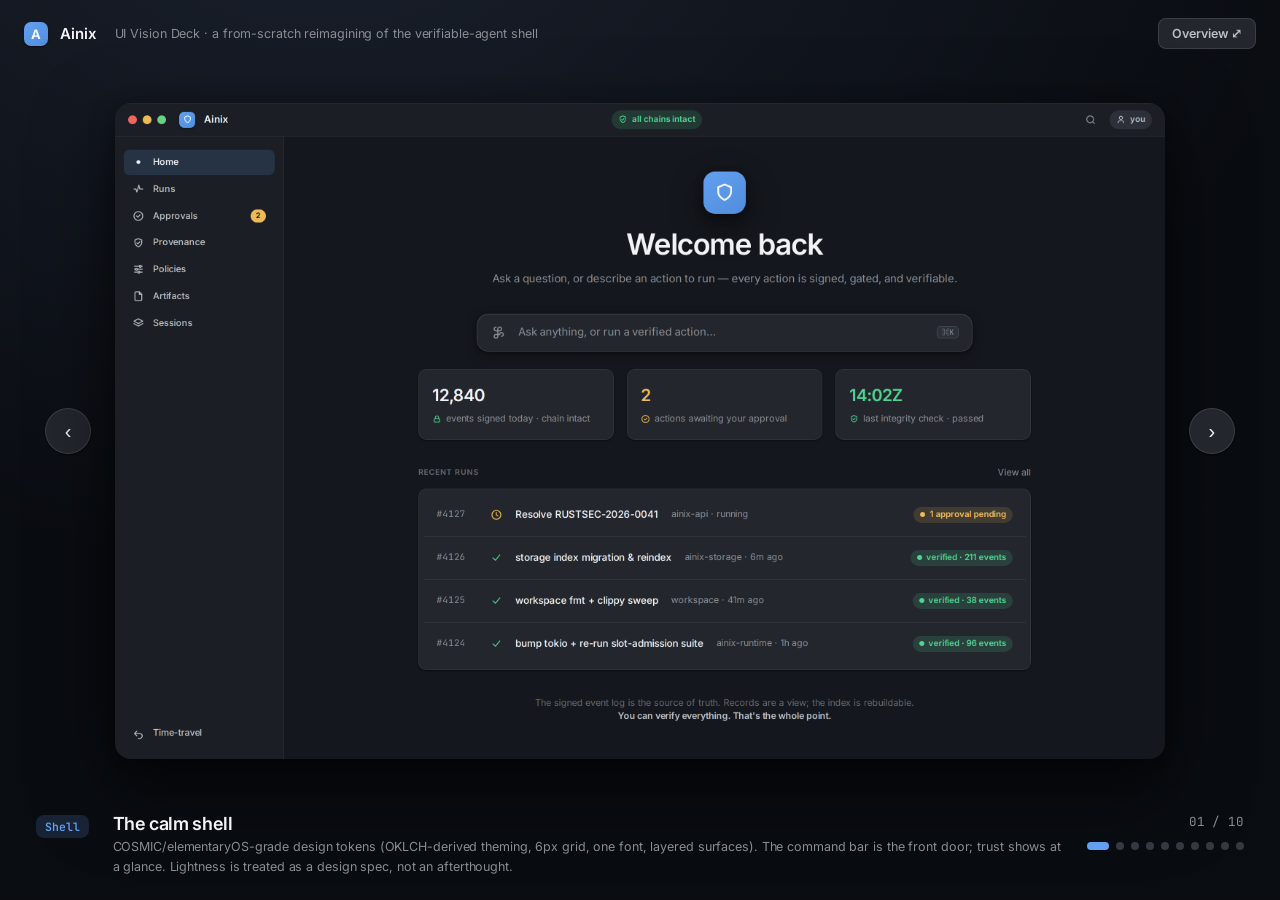
<file: assets/ui-deck/index.html>
<!doctype html><html lang="en" data-theme="dark"><head>
<meta charset="utf-8"><meta name="viewport" content="width=device-width,initial-scale=1">
<title>Ainix — UI Vision Deck</title>
<link rel="stylesheet" href="tokens.css">
<style>
*{box-sizing:border-box;margin:0;padding:0}
body{font-family:var(--font);background:
  radial-gradient(130% 120% at 25% -10%, oklch(0.24 0.025 264), oklch(0.155 0.012 264) 60%);
  color:var(--text);height:100vh;overflow:hidden;-webkit-font-smoothing:antialiased;
  letter-spacing:-0.006em;display:flex;flex-direction:column}

/* top bar */
.bar{display:flex;align-items:center;gap:var(--s3);padding:var(--s3) var(--s4);flex:none}
.logo{display:flex;align-items:center;gap:var(--s2);font-weight:600;font-size:var(--t-md)}
.glyph{width:24px;height:24px;border-radius:7px;display:grid;place-items:center;color:var(--on-accent);
  background:linear-gradient(140deg,var(--accent),var(--accent-press));box-shadow:var(--shadow-1);
  font-weight:700;font-size:13px}
.bar .sub{color:var(--text-3);font-size:var(--t-sm)}
.spacer{flex:1}
.gbtn{font:inherit;color:var(--text-2);background:var(--surface-2);border:1px solid var(--hairline-2);
  border-radius:var(--r-sm);padding:7px 13px;font-size:var(--t-sm);font-weight:600;cursor:pointer}
.gbtn:hover{background:var(--surface-hi)}

/* stage */
.stage{flex:1;min-height:0;display:flex;align-items:center;justify-content:center;padding:0 var(--s5);gap:var(--s4)}
.shot{max-width:min(1180px,82vw);max-height:74vh;border-radius:var(--r-lg);
  box-shadow:0 30px 80px oklch(0 0 0 / .55),0 8px 24px oklch(0 0 0 /.4);display:block}
.nav-arrow{width:46px;height:46px;border-radius:var(--r-pill);background:var(--surface-2);
  border:1px solid var(--hairline-2);color:var(--text);font-size:20px;cursor:pointer;flex:none;
  display:grid;place-items:center;box-shadow:var(--shadow-1)}
.nav-arrow:hover{background:var(--surface-hi)}

/* caption */
.cap{flex:none;padding:var(--s3) var(--s5) var(--s4);display:flex;align-items:flex-start;gap:var(--s4)}
.cap .stageno{font-family:var(--mono);font-size:var(--t-xs);font-weight:600;color:var(--accent);
  background:var(--accent-quiet);padding:4px 9px;border-radius:var(--r-sm);white-space:nowrap;margin-top:2px}
.cap h2{font-size:var(--t-lg);font-weight:600;letter-spacing:-0.02em}
.cap p{color:var(--text-3);font-size:var(--t-sm);max-width:1000px;margin-top:3px;line-height:1.55}
.dots{display:flex;gap:7px;align-items:center}
.dot{width:8px;height:8px;border-radius:var(--r-pill);background:var(--surface-hi);cursor:pointer;border:0}
.dot.on{background:var(--accent);width:22px}
.count{font-family:var(--mono);font-size:var(--t-sm);color:var(--text-3);min-width:56px;text-align:right}

/* grid overview */
.grid{position:fixed;inset:0;background:oklch(0.14 0.012 264 / .97);padding:var(--s5);
  display:none;grid-template-columns:repeat(3,1fr);gap:var(--s4);overflow:auto;align-content:start}
.grid.show{display:grid}
.gcard{cursor:pointer;border-radius:var(--r-md);overflow:hidden;background:var(--surface-2);
  border:1px solid var(--hairline);box-shadow:var(--shadow-2);transition:transform .12s}
.gcard:hover{transform:translateY(-3px)}
.gcard img{width:100%;display:block}
.gcard .gc{padding:var(--s2) var(--s3);font-size:var(--t-sm);font-weight:600}
.gclose{position:fixed;top:var(--s4);right:var(--s4)}
</style></head><body>

<div class="bar">
  <div class="logo"><span class="glyph">A</span> Ainix</div>
  <span class="sub">UI Vision Deck · a from-scratch reimagining of the verifiable-agent shell</span>
  <div class="spacer"></div>
  <button class="gbtn" onclick="toggleGrid()">Overview ⤢</button>
</div>

<div class="stage">
  <button class="nav-arrow" onclick="go(-1)">‹</button>
  <img class="shot" id="shot" alt="">
  <button class="nav-arrow" onclick="go(1)">›</button>
</div>

<div class="cap">
  <span class="stageno" id="stageno"></span>
  <div style="flex:1">
    <h2 id="title"></h2>
    <p id="desc"></p>
  </div>
  <div style="display:flex;flex-direction:column;align-items:flex-end;gap:var(--s2)">
    <span class="count" id="count"></span>
    <div class="dots" id="dots"></div>
  </div>
</div>

<div class="grid" id="grid"></div>

<script>
const slides = [
  {img:'shots/08-shell-cover.png', stage:'Shell', title:'The calm shell',
   desc:"COSMIC/elementaryOS-grade design tokens (OKLCH-derived theming, 6px grid, one font, layered surfaces). The command bar is the front door; trust shows at a glance. Lightness is treated as a design spec, not an afterthought."},
  {img:'shots/01-run-timeline.png', stage:'Verify', title:'Run timeline — the verifiability surface',
   desc:"The default view: a chronological, append-only causal waterfall where indentation encodes 'this step spawned that step'. Integrity is ambient (per-row), proof is one click deep. The destructive step is gated, awaiting you — with type-to-confirm."},
  {img:'shots/02-approval-inbox.png', stage:'Verify', title:'Approval inbox',
   desc:"A triage queue sorted by risk × impact. Each proposal is a self-contained decision card that gathers context FOR you (diff + verbatim evidence + reasoning + precedent). Three-state verdict. Risk-based routing beats approval fatigue."},
  {img:'shots/03-diff-review.png', stage:'Verify', title:'Diff-first review with verbatim citations',
   desc:"You approve the exact delta, per hunk — not a description of it. Sentence-granular citations link each claim to its source (quoted vs model-inferred). A live precondition checklist gates the one-click apply."},
  {img:'shots/06-policy-capabilities.png', stage:'Verify', title:'Policy & capabilities — the fatigue antidote',
   desc:"'Ask once, remember my answer.' Reversibility-aware gating (auto-allow reversible, always gate destructive). Blast-radius classes. Scoped, time-bounded capability tokens. The plan→run→review bookend. 'Signed' must never mean 'prompts every time.'"},
  {img:'shots/04-provenance-explorer.png', stage:'Verify', title:'Provenance explorer',
   desc:"Faceted, search-driven audit over the signed event log. The time-histogram surfaces a runaway loop as a spike. Filter by verification status — and when a chain breaks, the UI shows it honestly at the exact severed edge. Never hides a tamper."},
  {img:'shots/05-event-proof.png', stage:'Verify', title:'Proof, one click deep',
   desc:"A single event's full record: fixed structured slots + the raw signed bytes + the hash-chain (prevHash→thisHash), signature, signer key, and external anchor. It attests custody and identity — explicitly NOT that the action was correct."},
  {img:'shots/07-graph.png', stage:'Verify', title:'Provenance graph, on demand',
   desc:"One claim → its cited sources, with typed edges (quoted / paraphrased / inferred). Peripheral nodes expand on demand — never the whole-run hairball. Reached only for path, hub, and impact questions; the timeline stays the default audit view."},
  {img:'shots/09-summon-work-surface.png', stage:'Act', title:'The work surface — Summon',
   desc:"Where actions are born — an ambient summon/dismiss overlay, NOT a chat box. Screen-aware DECLARATIVE context as removable chips (structured signals, nothing scraped), multimodal ingest, and a dynamic working area of gated proposals + semantic-filesystem matches instead of a transcript. Its output is a signed, gated action that becomes a run."},
  {img:'shots/10-semantic-filesystem.png', stage:'Act', title:'The semantic filesystem',
   desc:"Your content unified by MEANING + PROVENANCE — not folders. Code, advisories, notes, runs, and artifacts surface by semantic match, each signed and provenance-linked. Operate on any object and it routes through the gate. A relationship graph is one available lens — never the organizing principle."},
];
let i = 0;
const $ = id => document.getElementById(id);
function render(){
  const s = slides[i];
  $('shot').src = s.img; $('shot').alt = s.title;
  $('stageno').textContent = s.stage;
  $('title').textContent = s.title;
  $('desc').textContent = s.desc;
  $('count').textContent = String(i+1).padStart(2,'0')+' / '+String(slides.length).padStart(2,'0');
  $('dots').innerHTML = slides.map((_,n)=>`<button class="dot ${n===i?'on':''}" onclick="jump(${n})"></button>`).join('');
}
function go(d){ i=(i+d+slides.length)%slides.length; render(); }
function jump(n){ i=n; render(); document.getElementById('grid').classList.remove('show'); }
function toggleGrid(){
  const g=$('grid');
  g.innerHTML = `<button class="gbtn gclose" onclick="toggleGrid()">Close ✕</button>` +
    slides.map((s,n)=>`<div class="gcard" onclick="jump(${n})"><img src="${s.img}"><div class="gc"><span style="color:var(--accent);font-family:var(--mono);font-size:var(--t-xs)">${s.stage}</span> &nbsp; ${s.title}</div></div>`).join('');
  g.classList.toggle('show');
}
document.addEventListener('keydown',e=>{
  if(e.key==='ArrowRight'||e.key===' ')go(1);
  else if(e.key==='ArrowLeft')go(-1);
  else if(e.key.toLowerCase()==='g')toggleGrid();
  else if(e.key==='Escape')document.getElementById('grid').classList.remove('show');
});
render();
</script>
</body></html>
</file>
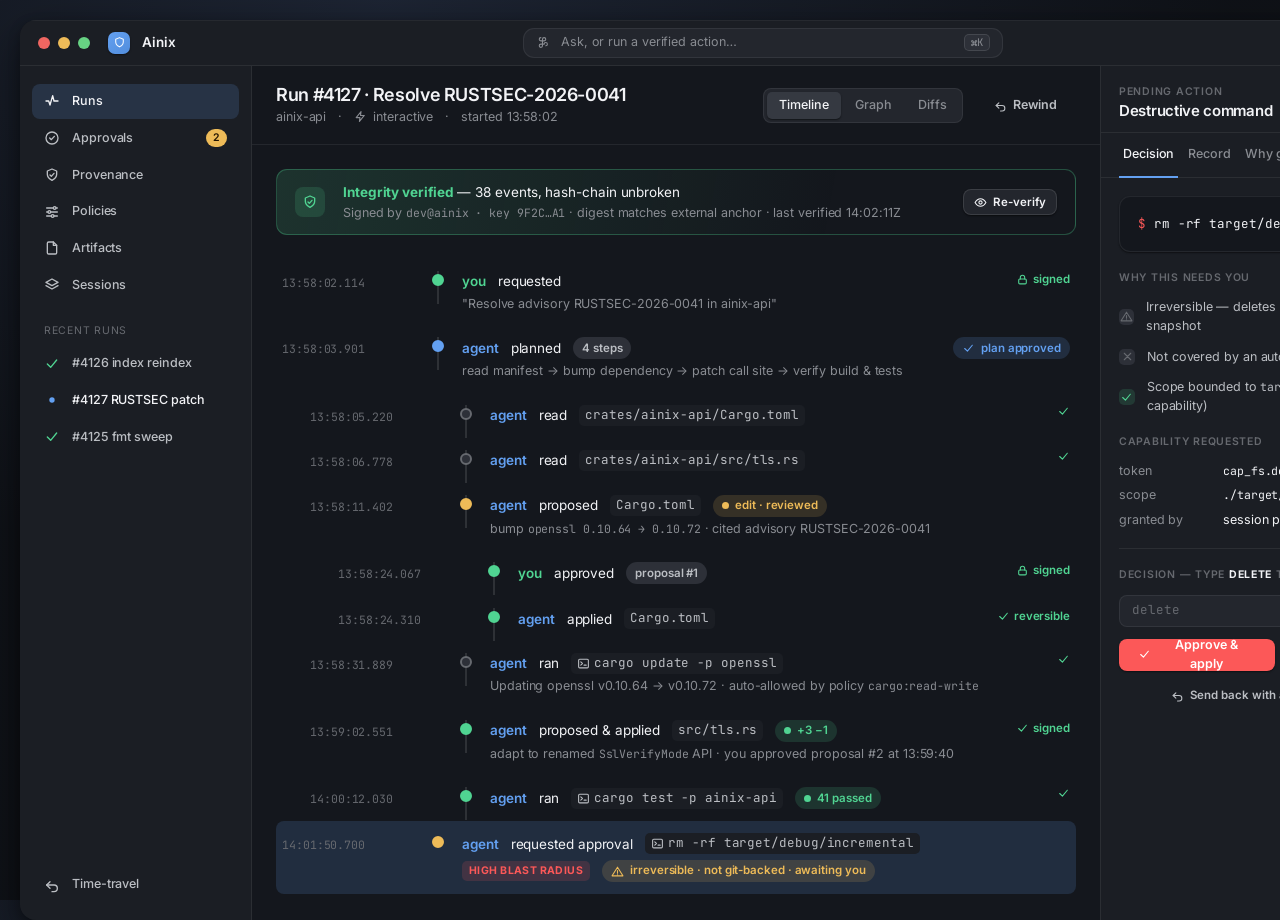
<file: assets/ui-deck/01-run-timeline.html>
<!doctype html><html lang="en" data-theme="dark"><head>
<meta charset="utf-8"><title>Ainix — Run Timeline</title>
<link rel="stylesheet" href="tokens.css"><link rel="stylesheet" href="app.css">
<style>body{padding:20px;display:grid;place-items:center;background:
  radial-gradient(120% 120% at 30% 0%, oklch(0.26 0.03 264) 0%, oklch(0.18 0.012 264) 55%);}</style>
</head><body>
<script src="sprite.js"></script>

<div class="window">
  <!-- titlebar -->
  <div class="titlebar">
    <div class="traffic"><i class="r"></i><i class="y"></i><i class="g"></i></div>
    <div class="brand"><span class="glyph"><svg class="i sm" style="stroke:var(--on-accent)"><use href="#ic-shield"/></svg></span> Ainix</div>
    <div class="spacer"></div>
    <div class="cmd"><svg class="i sm"><use href="#ic-cmd"/></svg> Ask, or run a verified action…<span class="kbd">⌘K</span></div>
    <div class="spacer"></div>
    <svg class="i" style="color:var(--text-3)"><use href="#ic-search"/></svg>
    <div class="chip neutral" style="height:26px"><svg class="i sm"><use href="#ic-user"/></svg> you</div>
  </div>

  <div class="body with-inspector">
    <!-- nav rail -->
    <nav class="rail">
      <div class="nav active"><svg class="i"><use href="#ic-runs"/></svg> Runs</div>
      <div class="nav"><svg class="i"><use href="#ic-approve"/></svg> Approvals <span class="count warn">2</span></div>
      <div class="nav"><svg class="i"><use href="#ic-prov"/></svg> Provenance</div>
      <div class="nav"><svg class="i"><use href="#ic-policy"/></svg> Policies</div>
      <div class="nav"><svg class="i"><use href="#ic-artifact"/></svg> Artifacts</div>
      <div class="nav"><svg class="i"><use href="#ic-session"/></svg> Sessions</div>
      <div class="grp">Recent runs</div>
      <div class="nav" style="font-weight:500"><svg class="i" style="color:var(--verified)"><use href="#ic-check"/></svg> #4126 index reindex</div>
      <div class="nav" style="font-weight:500;color:var(--text)"><svg class="i" style="color:var(--accent)"><use href="#ic-dot"/></svg> #4127 RUSTSEC patch</div>
      <div class="nav" style="font-weight:500"><svg class="i" style="color:var(--verified)"><use href="#ic-check"/></svg> #4125 fmt sweep</div>
      <div class="spacer"></div>
      <div class="nav"><svg class="i"><use href="#ic-undo"/></svg> Time-travel</div>
    </nav>

    <!-- content -->
    <div class="content">
      <div class="toolbar">
        <div class="stack" style="gap:2px">
          <h2>Run #4127 · Resolve RUSTSEC-2026-0041</h2>
          <div class="sub flex gap2"><span>ainix-api</span><span>·</span><span class="flex gap1"><svg class="i sm"><use href="#ic-bolt"/></svg> interactive</span><span>·</span><span>started 13:58:02</span></div>
        </div>
        <div class="spacer"></div>
        <div class="seg"><button class="on">Timeline</button><button>Graph</button><button>Diffs</button></div>
        <button class="btn ghost"><svg class="i sm"><use href="#ic-undo"/></svg> Rewind</button>
      </div>

      <div class="scroll">
        <!-- run-level integrity banner -->
        <div class="integrity-banner" style="margin-bottom:var(--s4)">
          <div class="seal"><svg class="i"><use href="#ic-prov"/></svg></div>
          <div class="stack" style="gap:1px">
            <div><b>Integrity verified</b> — 38 events, hash-chain unbroken</div>
            <div class="meta">Signed by <span class="mono">dev@ainix · key 9F2C…A1</span> · digest matches external anchor · last verified 14:02:11Z</div>
          </div>
          <div class="spacer"></div>
          <button class="btn sm"><svg class="i sm"><use href="#ic-eye"/></svg> Re-verify</button>
        </div>

        <!-- timeline waterfall (indentation = causality) -->
        <div class="timeline">
          <div class="evt">
            <div class="ts">13:58:02.114</div>
            <div class="gut"><div class="node verified"></div></div>
            <div class="main"><div class="line1"><span class="actor human">you</span><span class="act">requested</span></div>
              <div class="detail">"Resolve advisory RUSTSEC-2026-0041 in ainix-api"</div></div>
            <div class="right"><span class="badge-int"><svg class="i sm"><use href="#ic-lock"/></svg> signed</span></div>
          </div>

          <div class="evt">
            <div class="ts">13:58:03.901</div>
            <div class="gut"><div class="node accent"></div></div>
            <div class="main"><div class="line1"><span class="actor agent">agent</span><span class="act">planned</span><span class="chip neutral">4 steps</span></div>
              <div class="detail">read manifest → bump dependency → patch call site → verify build &amp; tests</div></div>
            <div class="right"><span class="chip accent"><svg class="i sm"><use href="#ic-check"/></svg> plan approved</span></div>
          </div>

          <div class="evt depth1">
            <div class="ts">13:58:05.220</div>
            <div class="gut"><div class="node"></div></div>
            <div class="main"><div class="line1"><span class="actor agent">agent</span><span class="act">read</span><span class="target">crates/ainix-api/Cargo.toml</span></div></div>
            <div class="right"><span class="badge-int"><svg class="i sm"><use href="#ic-check"/></svg></span></div>
          </div>
          <div class="evt depth1">
            <div class="ts">13:58:06.778</div>
            <div class="gut"><div class="node"></div></div>
            <div class="main"><div class="line1"><span class="actor agent">agent</span><span class="act">read</span><span class="target">crates/ainix-api/src/tls.rs</span></div></div>
            <div class="right"><span class="badge-int"><svg class="i sm"><use href="#ic-check"/></svg></span></div>
          </div>

          <div class="evt depth1">
            <div class="ts">13:58:11.402</div>
            <div class="gut"><div class="node review"></div></div>
            <div class="main"><div class="line1"><span class="actor agent">agent</span><span class="act">proposed</span><span class="target">Cargo.toml</span><span class="chip review"><span class="dot"></span>edit · reviewed</span></div>
              <div class="detail">bump <code>openssl 0.10.64 → 0.10.72</code> · cited advisory RUSTSEC-2026-0041</div></div>
          </div>
          <div class="evt depth2">
            <div class="ts">13:58:24.067</div>
            <div class="gut"><div class="node verified"></div></div>
            <div class="main"><div class="line1"><span class="actor human">you</span><span class="act">approved</span><span class="chip neutral">proposal #1</span></div></div>
            <div class="right"><span class="badge-int"><svg class="i sm"><use href="#ic-lock"/></svg> signed</span></div>
          </div>
          <div class="evt depth2">
            <div class="ts">13:58:24.310</div>
            <div class="gut"><div class="node verified"></div></div>
            <div class="main"><div class="line1"><span class="actor agent">agent</span><span class="act">applied</span><span class="target">Cargo.toml</span></div></div>
            <div class="right"><span class="badge-int"><svg class="i sm"><use href="#ic-check"/></svg> reversible</span></div>
          </div>

          <div class="evt depth1">
            <div class="ts">13:58:31.889</div>
            <div class="gut"><div class="node"></div></div>
            <div class="main"><div class="line1"><span class="actor agent">agent</span><span class="act">ran</span><span class="target"><svg class="i sm" style="margin-right:4px"><use href="#ic-term"/></svg>cargo update -p openssl</span></div>
              <div class="detail">Updating openssl v0.10.64 → v0.10.72 · auto-allowed by policy <code>cargo:read-write</code></div></div>
            <div class="right"><span class="badge-int"><svg class="i sm"><use href="#ic-check"/></svg></span></div>
          </div>

          <div class="evt depth1">
            <div class="ts">13:59:02.551</div>
            <div class="gut"><div class="node verified"></div></div>
            <div class="main"><div class="line1"><span class="actor agent">agent</span><span class="act">proposed &amp; applied</span><span class="target">src/tls.rs</span><span class="chip verified"><span class="dot"></span>+3 −1</span></div>
              <div class="detail">adapt to renamed <code>SslVerifyMode</code> API · you approved proposal #2 at 13:59:40</div></div>
            <div class="right"><span class="badge-int"><svg class="i sm"><use href="#ic-check"/></svg> signed</span></div>
          </div>

          <div class="evt depth1">
            <div class="ts">14:00:12.030</div>
            <div class="gut"><div class="node verified"></div></div>
            <div class="main"><div class="line1"><span class="actor agent">agent</span><span class="act">ran</span><span class="target"><svg class="i sm" style="margin-right:4px"><use href="#ic-term"/></svg>cargo test -p ainix-api</span><span class="chip verified"><span class="dot"></span>41 passed</span></div></div>
            <div class="right"><span class="badge-int"><svg class="i sm"><use href="#ic-check"/></svg></span></div>
          </div>

          <!-- the gated destructive step (currently pending human approval) -->
          <div class="evt sel">
            <div class="ts">14:01:50.700</div>
            <div class="gut"><div class="node review"></div></div>
            <div class="main"><div class="line1"><span class="actor agent">agent</span><span class="act">requested approval</span><span class="target"><svg class="i sm" style="margin-right:4px"><use href="#ic-term"/></svg>rm -rf target/debug/incremental</span></div>
              <div class="detail flex gap2" style="margin-top:6px"><span class="risk high">high blast radius</span><span class="chip review"><svg class="i sm"><use href="#ic-warn"/></svg> irreversible · not git-backed · awaiting you</span></div></div>
          </div>
        </div>
      </div>
    </div>

    <!-- inspector: the gate decision for the selected event -->
    <aside class="inspector">
      <div class="ihead row-between">
        <div class="stack" style="gap:2px"><div class="section-label">Pending action</div><h3 style="font-size:var(--t-md)">Destructive command</h3></div>
        <span class="risk high">high</span>
      </div>
      <div class="tabs"><div class="tab on">Decision</div><div class="tab">Record</div><div class="tab">Why gated</div></div>
      <div class="ibody">
        <div class="card" style="padding:var(--s3);background:var(--bg)">
          <div class="mono" style="font-size:var(--t-sm);color:var(--text)"><span style="color:var(--danger)">$</span> rm -rf target/debug/incremental</div>
        </div>

        <div class="stack gap2">
          <div class="section-label">Why this needs you</div>
          <div class="check pending"><span class="mk"><svg class="i sm"><use href="#ic-warn"/></svg></span><span>Irreversible — deletes files outside any git snapshot</span></div>
          <div class="check pending"><span class="mk"><svg class="i sm"><use href="#ic-x"/></svg></span><span>Not covered by an auto-allow policy</span></div>
          <div class="check ok"><span class="mk"><svg class="i sm"><use href="#ic-check"/></svg></span><span>Scope bounded to <code>target/</code> (verified by capability)</span></div>
        </div>

        <div class="stack gap2">
          <div class="section-label">Capability requested</div>
          <dl class="kv">
            <dt>token</dt><dd class="mono">cap_fs.delete</dd>
            <dt>scope</dt><dd class="mono">./target/**</dd>
            <dt>granted by</dt><dd>session policy · time-bounded 10m</dd>
          </dl>
        </div>

        <hr class="div">
        <div class="stack gap2">
          <div class="section-label">Decision — type <b style="color:var(--text)">delete</b> to confirm</div>
          <div class="field" style="font-family:var(--mono)"><span style="color:var(--text-4)">delete</span><span class="spacer"></span><svg class="i sm" style="color:var(--text-4)"><use href="#ic-lock"/></svg></div>
          <div class="flex gap2"><button class="btn danger" style="flex:1"><svg class="i sm"><use href="#ic-check"/></svg> Approve &amp; apply</button><button class="btn" style="flex:1"><svg class="i sm"><use href="#ic-x"/></svg> Reject</button></div>
          <button class="btn ghost sm" style="justify-content:center"><svg class="i sm"><use href="#ic-undo"/></svg> Send back with a constraint instead</button>
        </div>
      </div>
    </aside>
  </div>
</div>
</body></html>
</file>
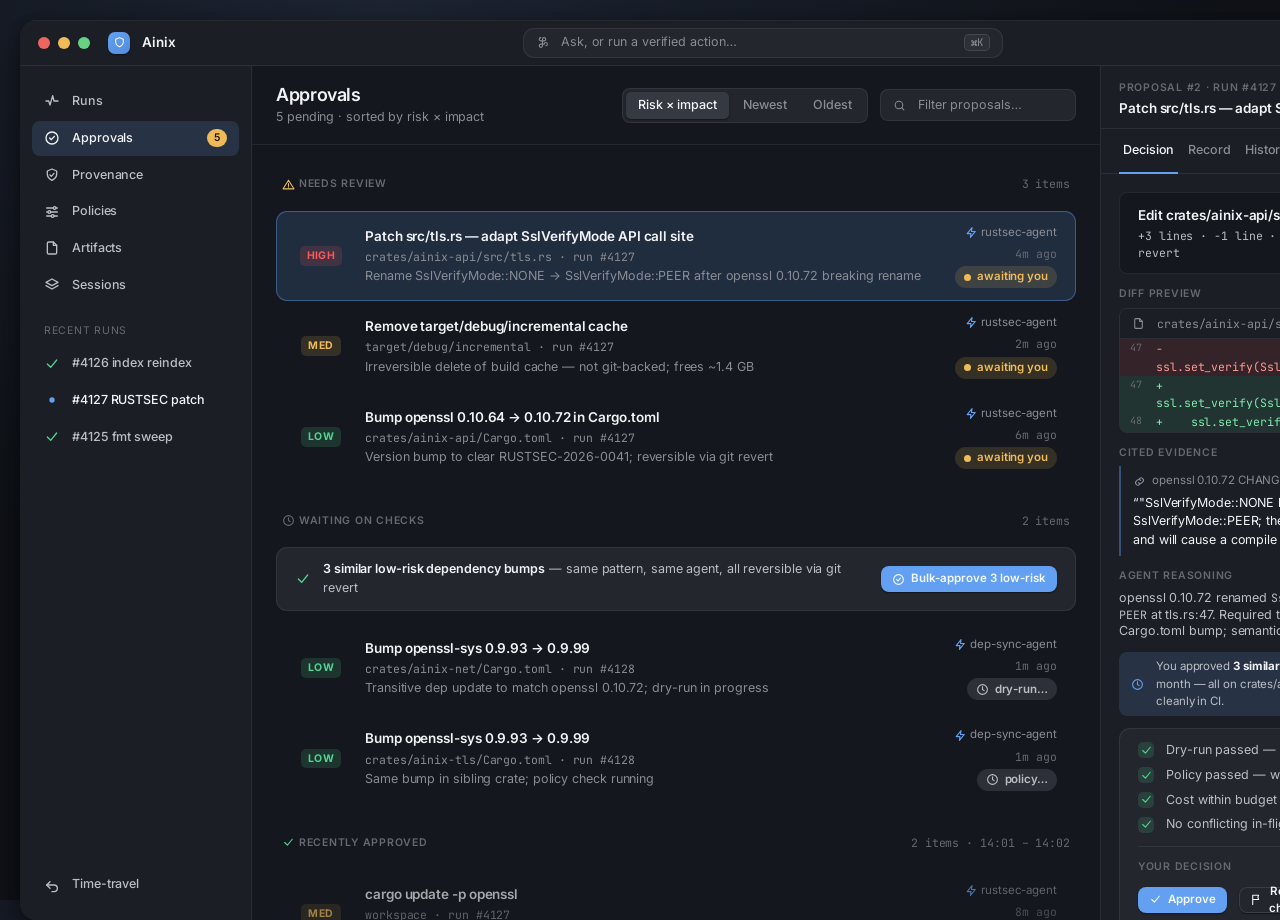
<file: assets/ui-deck/02-approval-inbox.html>
<!doctype html><html lang="en" data-theme="dark"><head>
<meta charset="utf-8"><title>Ainix — Approval Inbox</title>
<link rel="stylesheet" href="tokens.css"><link rel="stylesheet" href="app.css">
<style>
body {
  padding: 20px;
  display: grid;
  place-items: center;
  background: radial-gradient(120% 120% at 30% 0%, oklch(0.26 0.03 264) 0%, oklch(0.18 0.012 264) 55%);
}

/* Queue row layout */
.queue-row {
  display: grid;
  grid-template-columns: 52px 1fr auto;
  align-items: center;
  gap: var(--s3);
  padding: var(--s2) var(--s3);
  border-radius: var(--r-md);
  border: 1px solid transparent;
  cursor: pointer;
  transition: background var(--dur-fast) var(--ease);
}
.queue-row:hover { background: var(--surface-1); }
.queue-row.sel {
  background: var(--accent-quiet);
  border-color: var(--accent-line);
}

.queue-row .row-risk { display: flex; justify-content: center; }

.queue-row .row-main { min-width: 0; }
.queue-row .row-title {
  font-size: var(--t-base);
  font-weight: 600;
  color: var(--text);
  white-space: nowrap;
  overflow: hidden;
  text-overflow: ellipsis;
}
.queue-row .row-target {
  font-family: var(--mono);
  font-size: var(--t-xs);
  color: var(--text-3);
  margin-top: 2px;
}
.queue-row .row-summary {
  font-size: var(--t-sm);
  color: var(--text-3);
  margin-top: 2px;
  white-space: nowrap;
  overflow: hidden;
  text-overflow: ellipsis;
}

.queue-row .row-meta {
  display: flex;
  flex-direction: column;
  align-items: flex-end;
  gap: 4px;
  white-space: nowrap;
  flex: none;
}
.queue-row .row-agent { font-size: var(--t-xs); color: var(--text-3); }
.queue-row .row-age { font-size: var(--t-xs); color: var(--text-4); font-family: var(--mono); }

/* bucket group header */
.bucket-header {
  display: flex;
  align-items: center;
  justify-content: space-between;
  padding: var(--s2) var(--s1);
  margin-top: var(--s3);
  margin-bottom: var(--s1);
}
.bucket-header:first-child { margin-top: 0; }
.bucket-label {
  font-size: var(--t-2xs);
  text-transform: uppercase;
  letter-spacing: 0.07em;
  color: var(--text-4);
  font-weight: 600;
}
.bucket-count {
  font-size: var(--t-xs);
  color: var(--text-4);
  font-family: var(--mono);
}

/* bulk approve bar */
.bulk-bar {
  display: flex;
  align-items: center;
  gap: var(--s2);
  padding: var(--s2) var(--s3);
  border-radius: var(--r-md);
  background: var(--surface-2);
  border: 1px solid var(--hairline);
  margin-bottom: var(--s2);
}
.bulk-bar .bulk-desc { font-size: var(--t-sm); color: var(--text-2); flex: 1; }
.bulk-bar .bulk-desc span { color: var(--text); font-weight: 600; }

/* Inspector: decision card */
.insp-action-card {
  background: var(--bg);
  border: 1px solid var(--hairline);
  border-radius: var(--r-sm);
  padding: var(--s2) var(--s3);
}
.insp-action-title {
  font-size: var(--t-base);
  font-weight: 600;
  color: var(--text);
  margin-bottom: 2px;
}
.insp-action-target {
  font-family: var(--mono);
  font-size: var(--t-xs);
  color: var(--text-2);
}

/* tighten ibody gaps */
.inspector .ibody { gap: var(--s2); }

/* mini diff inside inspector */
.diff-mini { font-family: var(--mono); font-size: var(--t-xs); border-radius: var(--r-sm);
  overflow: hidden; border: 1px solid var(--hairline); }
.diff-mini .fname { background: var(--surface-1); padding: 6px var(--s2); color: var(--text-3);
  border-bottom: 1px solid var(--hairline); display: flex; align-items: center; gap: var(--s2); }
.diff-mini .row { display: grid; grid-template-columns: 28px 1fr; }
.diff-mini .row .ln { text-align: right; padding: 1px 6px; color: var(--text-4); user-select: none; font-size: 10px; }
.diff-mini .row .tx { padding: 1px 8px; white-space: pre-wrap; }
.diff-mini .row.add { background: oklch(0.78 0.15 158 / 0.12); }
.diff-mini .row.add .tx { color: oklch(0.86 0.13 158); }
.diff-mini .row.del { background: oklch(0.68 0.20 24 / 0.11); }
.diff-mini .row.del .tx { color: oklch(0.80 0.14 24); }

/* precedent note */
.precedent {
  display: flex;
  align-items: center;
  gap: var(--s2);
  padding: var(--s2) var(--s3);
  border-radius: var(--r-sm);
  background: var(--accent-quiet);
  font-size: var(--t-sm);
  color: var(--text-2);
}
.precedent svg { color: var(--accent); flex: none; }

/* verdict row */
.verdict-row {
  display: grid;
  grid-template-columns: 1fr 1fr 1fr;
  gap: var(--s2);
}
</style>
</head><body>
<script src="sprite.js"></script>

<div class="window">
  <!-- titlebar -->
  <div class="titlebar">
    <div class="traffic"><i class="r"></i><i class="y"></i><i class="g"></i></div>
    <div class="brand"><span class="glyph"><svg class="i sm" style="stroke:var(--on-accent)"><use href="#ic-shield"/></svg></span> Ainix</div>
    <div class="spacer"></div>
    <div class="cmd"><svg class="i sm"><use href="#ic-cmd"/></svg> Ask, or run a verified action…<span class="kbd">⌘K</span></div>
    <div class="spacer"></div>
    <svg class="i" style="color:var(--text-3)"><use href="#ic-search"/></svg>
    <div class="chip neutral" style="height:26px"><svg class="i sm"><use href="#ic-user"/></svg> you</div>
  </div>

  <div class="body with-inspector">
    <!-- nav rail -->
    <nav class="rail">
      <div class="nav"><svg class="i"><use href="#ic-runs"/></svg> Runs</div>
      <div class="nav active"><svg class="i"><use href="#ic-approve"/></svg> Approvals <span class="count warn">5</span></div>
      <div class="nav"><svg class="i"><use href="#ic-prov"/></svg> Provenance</div>
      <div class="nav"><svg class="i"><use href="#ic-policy"/></svg> Policies</div>
      <div class="nav"><svg class="i"><use href="#ic-artifact"/></svg> Artifacts</div>
      <div class="nav"><svg class="i"><use href="#ic-session"/></svg> Sessions</div>
      <div class="grp">Recent runs</div>
      <div class="nav" style="font-weight:500"><svg class="i" style="color:var(--verified)"><use href="#ic-check"/></svg> #4126 index reindex</div>
      <div class="nav" style="font-weight:500;color:var(--text)"><svg class="i" style="color:var(--accent)"><use href="#ic-dot"/></svg> #4127 RUSTSEC patch</div>
      <div class="nav" style="font-weight:500"><svg class="i" style="color:var(--verified)"><use href="#ic-check"/></svg> #4125 fmt sweep</div>
      <div class="spacer"></div>
      <div class="nav"><svg class="i"><use href="#ic-undo"/></svg> Time-travel</div>
    </nav>

    <!-- content: queue -->
    <div class="content">
      <div class="toolbar">
        <div class="stack" style="gap:2px">
          <h2>Approvals</h2>
          <div class="sub">5 pending · sorted by risk × impact</div>
        </div>
        <div class="spacer"></div>
        <div class="seg">
          <button class="on">Risk × impact</button>
          <button>Newest</button>
          <button>Oldest</button>
        </div>
        <div class="field" style="width:196px">
          <svg class="i sm"><use href="#ic-search"/></svg>
          <span>Filter proposals…</span>
        </div>
      </div>

      <div class="scroll tight">

        <!-- BUCKET 1: Needs review -->
        <div class="bucket-header">
          <span class="bucket-label"><svg class="i sm" style="color:var(--review);vertical-align:middle;margin-right:4px"><use href="#ic-warn"/></svg>Needs review</span>
          <span class="bucket-count">3 items</span>
        </div>

        <!-- Row 1 HIGH – selected -->
        <div class="queue-row sel">
          <div class="row-risk"><span class="risk high">HIGH</span></div>
          <div class="row-main">
            <div class="row-title">Patch src/tls.rs — adapt SslVerifyMode API call site</div>
            <div class="row-target">crates/ainix-api/src/tls.rs · run #4127</div>
            <div class="row-summary">Rename SslVerifyMode::NONE → SslVerifyMode::PEER after openssl 0.10.72 breaking rename</div>
          </div>
          <div class="row-meta">
            <div class="row-agent"><svg class="i sm" style="color:var(--accent)"><use href="#ic-bolt"/></svg> rustsec-agent</div>
            <div class="row-age">4m ago</div>
            <span class="chip review"><span class="dot"></span>awaiting you</span>
          </div>
        </div>

        <!-- Row 2 MED -->
        <div class="queue-row">
          <div class="row-risk"><span class="risk med">MED</span></div>
          <div class="row-main">
            <div class="row-title">Remove target/debug/incremental cache</div>
            <div class="row-target">target/debug/incremental · run #4127</div>
            <div class="row-summary">Irreversible delete of build cache — not git-backed; frees ~1.4 GB</div>
          </div>
          <div class="row-meta">
            <div class="row-agent"><svg class="i sm" style="color:var(--accent)"><use href="#ic-bolt"/></svg> rustsec-agent</div>
            <div class="row-age">2m ago</div>
            <span class="chip review"><span class="dot"></span>awaiting you</span>
          </div>
        </div>

        <!-- Row 3 LOW -->
        <div class="queue-row">
          <div class="row-risk"><span class="risk low">LOW</span></div>
          <div class="row-main">
            <div class="row-title">Bump openssl 0.10.64 → 0.10.72 in Cargo.toml</div>
            <div class="row-target">crates/ainix-api/Cargo.toml · run #4127</div>
            <div class="row-summary">Version bump to clear RUSTSEC-2026-0041; reversible via git revert</div>
          </div>
          <div class="row-meta">
            <div class="row-agent"><svg class="i sm" style="color:var(--accent)"><use href="#ic-bolt"/></svg> rustsec-agent</div>
            <div class="row-age">6m ago</div>
            <span class="chip review"><span class="dot"></span>awaiting you</span>
          </div>
        </div>

        <!-- BUCKET 2: Waiting on checks -->
        <div class="bucket-header">
          <span class="bucket-label"><svg class="i sm" style="color:var(--text-4);vertical-align:middle;margin-right:4px"><use href="#ic-clock"/></svg>Waiting on checks</span>
          <span class="bucket-count">2 items</span>
        </div>

        <!-- Bulk approve bar for low-risk identical items -->
        <div class="bulk-bar">
          <svg class="i" style="color:var(--verified)"><use href="#ic-check"/></svg>
          <span class="bulk-desc"><span>3 similar low-risk dependency bumps</span> — same pattern, same agent, all reversible via git revert</span>
          <button class="btn sm primary"><svg class="i sm"><use href="#ic-approve"/></svg> Bulk-approve 3 low-risk</button>
        </div>

        <!-- Row 5 LOW waiting -->
        <div class="queue-row">
          <div class="row-risk"><span class="risk low">LOW</span></div>
          <div class="row-main">
            <div class="row-title">Bump openssl-sys 0.9.93 → 0.9.99</div>
            <div class="row-target">crates/ainix-net/Cargo.toml · run #4128</div>
            <div class="row-summary">Transitive dep update to match openssl 0.10.72; dry-run in progress</div>
          </div>
          <div class="row-meta">
            <div class="row-agent"><svg class="i sm" style="color:var(--accent)"><use href="#ic-bolt"/></svg> dep-sync-agent</div>
            <div class="row-age">1m ago</div>
            <span class="chip neutral"><svg class="i sm"><use href="#ic-clock"/></svg> dry-run…</span>
          </div>
        </div>

        <!-- Row 6 LOW waiting -->
        <div class="queue-row">
          <div class="row-risk"><span class="risk low">LOW</span></div>
          <div class="row-main">
            <div class="row-title">Bump openssl-sys 0.9.93 → 0.9.99</div>
            <div class="row-target">crates/ainix-tls/Cargo.toml · run #4128</div>
            <div class="row-summary">Same bump in sibling crate; policy check running</div>
          </div>
          <div class="row-meta">
            <div class="row-agent"><svg class="i sm" style="color:var(--accent)"><use href="#ic-bolt"/></svg> dep-sync-agent</div>
            <div class="row-age">1m ago</div>
            <span class="chip neutral"><svg class="i sm"><use href="#ic-clock"/></svg> policy…</span>
          </div>
        </div>

        <!-- BUCKET 3: Recently approved -->
        <div class="bucket-header">
          <span class="bucket-label"><svg class="i sm" style="color:var(--verified);vertical-align:middle;margin-right:4px"><use href="#ic-check"/></svg>Recently approved</span>
          <span class="bucket-count">2 items · 14:01 – 14:02</span>
        </div>

        <!-- Row 7 MED approved -->
        <div class="queue-row" style="opacity:0.65">
          <div class="row-risk"><span class="risk med">MED</span></div>
          <div class="row-main">
            <div class="row-title">cargo update -p openssl</div>
            <div class="row-target">workspace · run #4127</div>
            <div class="row-summary">Lockfile update to pin resolved 0.10.72; applied 14:01:50</div>
          </div>
          <div class="row-meta">
            <div class="row-agent"><svg class="i sm" style="color:var(--accent)"><use href="#ic-bolt"/></svg> rustsec-agent</div>
            <div class="row-age">8m ago</div>
            <span class="chip verified"><span class="dot"></span>approved · applied</span>
          </div>
        </div>

        <!-- Row 8 LOW approved -->
        <div class="queue-row" style="opacity:0.65">
          <div class="row-risk"><span class="risk low">LOW</span></div>
          <div class="row-main">
            <div class="row-title">Read crates/ainix-api/Cargo.toml</div>
            <div class="row-target">crates/ainix-api/Cargo.toml · run #4127</div>
            <div class="row-summary">File read to inspect current dependency manifest; auto-allowed by policy</div>
          </div>
          <div class="row-meta">
            <div class="row-agent"><svg class="i sm" style="color:var(--accent)"><use href="#ic-bolt"/></svg> rustsec-agent</div>
            <div class="row-age">11m ago</div>
            <span class="chip verified"><span class="dot"></span>auto-allowed</span>
          </div>
        </div>

      </div>
    </div>

    <!-- INSPECTOR: selected proposal decision card -->
    <aside class="inspector">
      <div class="ihead" style="padding:var(--s2) var(--s3)">
        <div class="row-between" style="margin-bottom:2px">
          <div class="section-label">Proposal #2 · run #4127</div>
          <span class="risk high">HIGH</span>
        </div>
        <div style="font-size:var(--t-base);font-weight:600;line-height:var(--lh-tight)">Patch src/tls.rs — adapt SslVerifyMode API</div>
      </div>
      <div class="tabs">
        <div class="tab on">Decision</div>
        <div class="tab">Record</div>
        <div class="tab">History</div>
      </div>
      <div class="ibody">

        <!-- action card -->
        <div class="insp-action-card">
          <div class="insp-action-title">Edit crates/ainix-api/src/tls.rs</div>
          <div class="insp-action-target">+3 lines · −1 line · reversible via git revert</div>
        </div>

        <!-- mini diff preview -->
        <div class="stack gap1">
          <div class="section-label">Diff preview</div>
          <div class="diff-mini">
            <div class="fname">
              <svg class="i sm"><use href="#ic-file"/></svg>
              crates/ainix-api/src/tls.rs
            </div>
            <div class="row del"><div class="ln">47</div><div class="tx">-    ssl.set_verify(SslVerifyMode::NONE);</div></div>
            <div class="row add"><div class="ln">47</div><div class="tx">+    ssl.set_verify(SslVerifyMode::PEER);</div></div>
            <div class="row add"><div class="ln">48</div><div class="tx">+    ssl.set_verify_depth(4);</div></div>
          </div>
        </div>

        <!-- evidence -->
        <div class="stack gap1">
          <div class="section-label">Cited evidence</div>
          <div class="evidence" style="padding:var(--s1) var(--s2)">
            <div class="src">
              <svg class="i sm"><use href="#ic-link"/></svg>
              openssl 0.10.72 CHANGELOG · verbatim
            </div>
            <q>"SslVerifyMode::NONE has been renamed to SslVerifyMode::PEER; the old name is removed and will cause a compile error."</q>
          </div>
        </div>

        <!-- reasoning -->
        <div class="stack gap1">
          <div class="section-label">Agent reasoning</div>
          <div style="font-size:var(--t-sm);color:var(--text-2);line-height:1.35">
            openssl 0.10.72 renamed <code>SslVerifyMode::NONE</code> → <code>PEER</code> at tls.rs:47.
            Required to compile after the Cargo.toml bump; semantic behaviour unchanged.
          </div>
        </div>

        <!-- precedent -->
        <div class="precedent" style="padding:var(--s1) var(--s2)">
          <svg class="i sm"><use href="#ic-clock"/></svg>
          <span style="font-size:var(--t-xs)">You approved <strong style="color:var(--text)">3 similar dependency bumps</strong> this month — all on crates/ainix-api, all reversed cleanly in CI.</span>
        </div>

        <!-- preconditions + verdict combined -->
        <div style="background:var(--surface-2);border:1px solid var(--hairline);border-radius:var(--r-md);padding:var(--s2) var(--s3);display:flex;flex-direction:column;gap:var(--s2)">
          <div class="checklist">
            <div class="check ok"><span class="mk"><svg class="i sm"><use href="#ic-check"/></svg></span><span>Dry-run passed — cargo check exits 0</span></div>
            <div class="check ok"><span class="mk"><svg class="i sm"><use href="#ic-check"/></svg></span><span>Policy passed — within fs:write scope</span></div>
            <div class="check ok"><span class="mk"><svg class="i sm"><use href="#ic-check"/></svg></span><span>Cost within budget — 0 API calls</span></div>
            <div class="check ok"><span class="mk"><svg class="i sm"><use href="#ic-check"/></svg></span><span>No conflicting in-flight change on tls.rs</span></div>
          </div>
          <hr class="div">
          <div class="section-label">Your decision</div>
          <div class="verdict-row">
            <button class="btn primary sm" style="justify-content:center">
              <svg class="i sm"><use href="#ic-check"/></svg> Approve
            </button>
            <button class="btn sm" style="justify-content:center">
              <svg class="i sm"><use href="#ic-flag"/></svg> Request changes
            </button>
            <button class="btn ghost sm" style="justify-content:center">
              <svg class="i sm"><use href="#ic-eye"/></svg> Comment
            </button>
          </div>
          <div style="font-size:var(--t-xs);color:var(--text-4);line-height:1.35">
            Approving records your sig as human approver · agent rustsec-agent as proposer
          </div>
        </div>

      </div>
    </aside>
  </div>
</div>
</body></html>
</file>
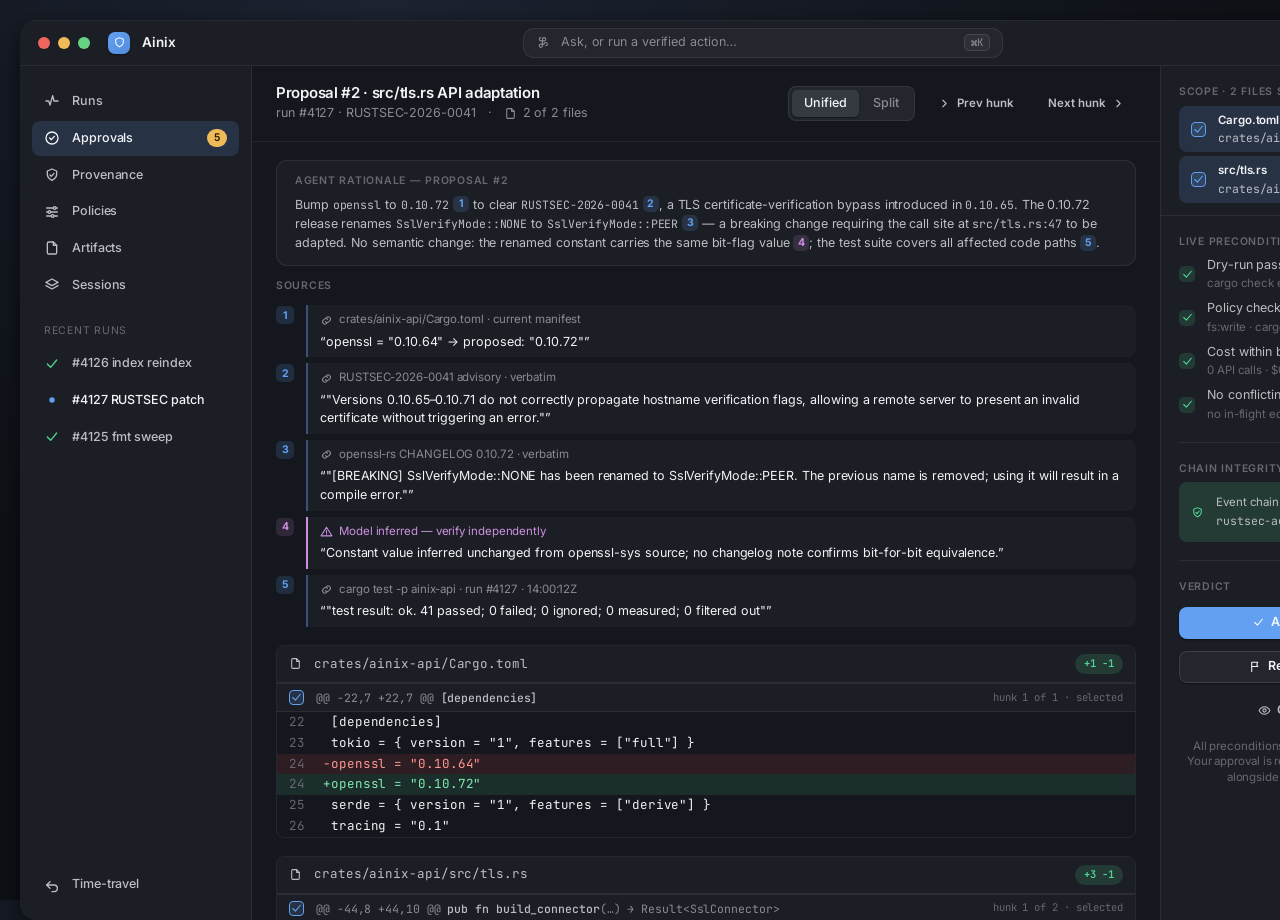
<file: assets/ui-deck/03-diff-review.html>
<!doctype html><html lang="en" data-theme="dark"><head>
<meta charset="utf-8"><title>Ainix — Diff Review</title>
<link rel="stylesheet" href="tokens.css"><link rel="stylesheet" href="app.css">
<style>
body {
  padding: 20px;
  display: grid;
  place-items: center;
  background: radial-gradient(120% 120% at 30% 0%, oklch(0.26 0.03 264) 0%, oklch(0.18 0.012 264) 55%);
}

/* body override: 3-col (rail | main | gate) */
.body.diff-layout {
  grid-template-columns: 232px 1fr 300px;
}

/* rationale panel above diff */
.rationale {
  background: var(--surface-1);
  border: 1px solid var(--hairline);
  border-radius: var(--r-md);
  padding: var(--s3);
  margin-bottom: var(--s3);
}
.rationale p {
  font-size: var(--t-sm);
  color: var(--text-2);
  line-height: 1.6;
}
.rationale p code {
  font-size: var(--t-xs);
}

/* evidence panel */
.evidence-panel {
  display: flex;
  flex-direction: column;
  gap: var(--s2);
  margin-bottom: var(--s3);
}
.evidence-item {
  display: grid;
  grid-template-columns: 18px 1fr;
  gap: var(--s2);
  align-items: start;
}
.evidence-num {
  width: 18px;
  height: 18px;
  border-radius: var(--r-xs);
  background: var(--accent-quiet);
  color: var(--accent);
  font-size: var(--t-2xs);
  font-weight: 700;
  display: grid;
  place-items: center;
  flex: none;
  margin-top: 1px;
}
.evidence-num.inf {
  background: var(--inferred-bg);
  color: var(--inferred);
}

/* hunk header with checkbox */
.hunk-header {
  display: flex;
  align-items: center;
  gap: var(--s2);
  background: var(--surface-1);
  border-top: 1px solid var(--hairline);
  border-bottom: 1px solid var(--hairline);
  padding: 5px var(--s2);
}
.hunk-header:first-of-type { border-top: 0; }
.hunk-cb {
  width: 15px;
  height: 15px;
  border-radius: 4px;
  border: 1.5px solid var(--accent);
  background: var(--accent-quiet);
  display: grid;
  place-items: center;
  flex: none;
}
.hunk-cb svg { color: var(--accent); }
.hunk-label {
  font-family: var(--mono);
  font-size: var(--t-xs);
  color: var(--text-3);
}
.hunk-label b { color: var(--text-2); font-weight: 500; }

/* file block separator */
.diff-file-block { margin-bottom: var(--s3); }
.diff-file-block:last-child { margin-bottom: 0; }

/* gate column */
.gate-col {
  background: var(--surface-1);
  border-left: 1px solid var(--hairline);
  display: flex;
  flex-direction: column;
  min-height: 0;
  overflow: hidden;
}
.gate-head {
  padding: var(--s3) var(--s3) var(--s2);
  border-bottom: 1px solid var(--hairline);
}
.gate-body {
  padding: var(--s3);
  overflow-y: auto;
  flex: 1;
  display: flex;
  flex-direction: column;
  gap: var(--s3);
}

/* file-select summary row */
.file-sel-row {
  display: flex;
  align-items: center;
  gap: var(--s2);
  padding: var(--s1) var(--s2);
  border-radius: var(--r-sm);
  font-size: var(--t-sm);
}
.file-sel-row.included { background: var(--accent-quiet); color: var(--text); }
.file-sel-row.included .fpath { font-family: var(--mono); font-size: var(--t-xs); color: var(--text-2); }
.file-sel-cb {
  width: 15px; height: 15px; border-radius: 4px;
  border: 1.5px solid var(--accent); background: var(--accent-quiet);
  display: grid; place-items: center; flex: none;
}
.file-sel-cb svg { color: var(--accent); }

/* apply button area */
.apply-area {
  display: flex;
  flex-direction: column;
  gap: var(--s2);
  margin-top: auto;
}
.apply-gate-note {
  font-size: var(--t-xs);
  color: var(--text-4);
  text-align: center;
  line-height: 1.35;
}
</style>
</head><body>
<script src="sprite.js"></script>

<div class="window">
  <!-- titlebar -->
  <div class="titlebar">
    <div class="traffic"><i class="r"></i><i class="y"></i><i class="g"></i></div>
    <div class="brand"><span class="glyph"><svg class="i sm" style="stroke:var(--on-accent)"><use href="#ic-shield"/></svg></span> Ainix</div>
    <div class="spacer"></div>
    <div class="cmd"><svg class="i sm"><use href="#ic-cmd"/></svg> Ask, or run a verified action…<span class="kbd">⌘K</span></div>
    <div class="spacer"></div>
    <svg class="i" style="color:var(--text-3)"><use href="#ic-search"/></svg>
    <div class="chip neutral" style="height:26px"><svg class="i sm"><use href="#ic-user"/></svg> you</div>
  </div>

  <div class="body diff-layout">
    <!-- nav rail -->
    <nav class="rail">
      <div class="nav"><svg class="i"><use href="#ic-runs"/></svg> Runs</div>
      <div class="nav active"><svg class="i"><use href="#ic-approve"/></svg> Approvals <span class="count warn">5</span></div>
      <div class="nav"><svg class="i"><use href="#ic-prov"/></svg> Provenance</div>
      <div class="nav"><svg class="i"><use href="#ic-policy"/></svg> Policies</div>
      <div class="nav"><svg class="i"><use href="#ic-artifact"/></svg> Artifacts</div>
      <div class="nav"><svg class="i"><use href="#ic-session"/></svg> Sessions</div>
      <div class="grp">Recent runs</div>
      <div class="nav" style="font-weight:500"><svg class="i" style="color:var(--verified)"><use href="#ic-check"/></svg> #4126 index reindex</div>
      <div class="nav" style="font-weight:500;color:var(--text)"><svg class="i" style="color:var(--accent)"><use href="#ic-dot"/></svg> #4127 RUSTSEC patch</div>
      <div class="nav" style="font-weight:500"><svg class="i" style="color:var(--verified)"><use href="#ic-check"/></svg> #4125 fmt sweep</div>
      <div class="spacer"></div>
      <div class="nav"><svg class="i"><use href="#ic-undo"/></svg> Time-travel</div>
    </nav>

    <!-- main content: diff view -->
    <div class="content">
      <div class="toolbar">
        <div class="stack" style="gap:2px">
          <h2 style="font-size:var(--t-md)">Proposal #2 · src/tls.rs API adaptation</h2>
          <div class="sub flex gap2">
            <span>run #4127 · RUSTSEC-2026-0041</span>
            <span>·</span>
            <span class="flex gap1"><svg class="i sm"><use href="#ic-file"/></svg> 2 of 2 files</span>
          </div>
        </div>
        <div class="spacer"></div>
        <div class="seg">
          <button class="on">Unified</button>
          <button>Split</button>
        </div>
        <button class="btn ghost sm"><svg class="i sm"><use href="#ic-chev"/></svg> Prev hunk</button>
        <button class="btn ghost sm">Next hunk <svg class="i sm"><use href="#ic-chev"/></svg></button>
      </div>

      <div class="scroll tight">

        <!-- Rationale with sentence-granular citation markers -->
        <div class="rationale" style="padding:var(--s2) var(--s3);margin-bottom:var(--s2)">
          <div class="section-label" style="margin-bottom:var(--s1)">Agent rationale — Proposal #2</div>
          <p style="line-height:1.55">
            Bump <code>openssl</code> to <code>0.10.72</code> <span class="cite">1</span> to clear
            <code>RUSTSEC-2026-0041</code> <span class="cite">2</span>, a TLS certificate-verification bypass introduced in <code>0.10.65</code>.
            The 0.10.72 release renames <code>SslVerifyMode::NONE</code> to <code>SslVerifyMode::PEER</code> <span class="cite">3</span> — a breaking change requiring the call site at <code>src/tls.rs:47</code> to be adapted.
            No semantic change: the renamed constant carries the same bit-flag value <span class="cite inferred">4</span>; the test suite covers all affected code paths <span class="cite">5</span>.
          </p>
        </div>

        <!-- Evidence panel: verbatim sources (compact) -->
        <div class="evidence-panel" style="gap:var(--s1)">
          <div class="section-label" style="margin-bottom:var(--s1)">Sources</div>

          <div class="evidence-item">
            <div class="evidence-num">1</div>
            <div class="evidence" style="padding:var(--s1) var(--s2)">
              <div class="src"><svg class="i sm"><use href="#ic-link"/></svg> crates/ainix-api/Cargo.toml · current manifest</div>
              <q>openssl = "0.10.64" → proposed: "0.10.72"</q>
            </div>
          </div>

          <div class="evidence-item">
            <div class="evidence-num">2</div>
            <div class="evidence" style="padding:var(--s1) var(--s2)">
              <div class="src"><svg class="i sm"><use href="#ic-link"/></svg> RUSTSEC-2026-0041 advisory · verbatim</div>
              <q>"Versions 0.10.65–0.10.71 do not correctly propagate hostname verification flags, allowing a remote server to present an invalid certificate without triggering an error."</q>
            </div>
          </div>

          <div class="evidence-item">
            <div class="evidence-num">3</div>
            <div class="evidence" style="padding:var(--s1) var(--s2)">
              <div class="src"><svg class="i sm"><use href="#ic-link"/></svg> openssl-rs CHANGELOG 0.10.72 · verbatim</div>
              <q>"[BREAKING] SslVerifyMode::NONE has been renamed to SslVerifyMode::PEER. The previous name is removed; using it will result in a compile error."</q>
            </div>
          </div>

          <div class="evidence-item">
            <div class="evidence-num inf">4</div>
            <div class="evidence" style="padding:var(--s1) var(--s2);border-left-color:var(--inferred)">
              <div class="src" style="color:var(--inferred)"><svg class="i sm"><use href="#ic-warn"/></svg> Model inferred — verify independently</div>
              <q>Constant value inferred unchanged from openssl-sys source; no changelog note confirms bit-for-bit equivalence.</q>
            </div>
          </div>

          <div class="evidence-item">
            <div class="evidence-num">5</div>
            <div class="evidence" style="padding:var(--s1) var(--s2)">
              <div class="src"><svg class="i sm"><use href="#ic-link"/></svg> cargo test -p ainix-api · run #4127 · 14:00:12Z</div>
              <q>"test result: ok. 41 passed; 0 failed; 0 ignored; 0 measured; 0 filtered out"</q>
            </div>
          </div>
        </div>

        <!-- FILE 1: Cargo.toml diff -->
        <div class="diff-file-block">
          <div class="diff">
            <div class="fname">
              <svg class="i sm"><use href="#ic-file"/></svg>
              crates/ainix-api/Cargo.toml
              <div class="spacer"></div>
              <span class="chip verified" style="height:20px;font-size:var(--t-2xs)">+1 −1</span>
            </div>

            <!-- hunk 1 with checkbox -->
            <div class="hunk-header">
              <div class="hunk-cb"><svg class="i sm"><use href="#ic-check"/></svg></div>
              <span class="hunk-label">@@ -22,7 +22,7 @@ <b>[dependencies]</b></span>
              <div class="spacer"></div>
              <span style="font-size:var(--t-2xs);color:var(--text-4)">hunk 1 of 1 · selected</span>
            </div>
            <div class="row"><div class="ln">22</div><div class="tx"> [dependencies]</div></div>
            <div class="row"><div class="ln">23</div><div class="tx"> tokio = { version = "1", features = ["full"] }</div></div>
            <div class="row del"><div class="ln">24</div><div class="tx">-openssl = "0.10.64"</div></div>
            <div class="row add"><div class="ln">24</div><div class="tx">+openssl = "0.10.72"</div></div>
            <div class="row"><div class="ln">25</div><div class="tx"> serde = { version = "1", features = ["derive"] }</div></div>
            <div class="row"><div class="ln">26</div><div class="tx"> tracing = "0.1"</div></div>
          </div>
        </div>

        <!-- FILE 2: src/tls.rs diff -->
        <div class="diff-file-block">
          <div class="diff">
            <div class="fname">
              <svg class="i sm"><use href="#ic-file"/></svg>
              crates/ainix-api/src/tls.rs
              <div class="spacer"></div>
              <span class="chip verified" style="height:20px;font-size:var(--t-2xs)">+3 −1</span>
            </div>

            <!-- hunk 1: rename + verify_depth -->
            <div class="hunk-header">
              <div class="hunk-cb"><svg class="i sm"><use href="#ic-check"/></svg></div>
              <span class="hunk-label">@@ -44,8 +44,10 @@ <b>pub fn build_connector</b>(…) → Result&lt;SslConnector&gt;</span>
              <div class="spacer"></div>
              <span style="font-size:var(--t-2xs);color:var(--text-4)">hunk 1 of 2 · selected</span>
            </div>
            <div class="row"><div class="ln">44</div><div class="tx"> pub fn build_connector(domain: &amp;str) -&gt; Result&lt;SslConnector&gt; {</div></div>
            <div class="row"><div class="ln">45</div><div class="tx">     let mut builder = SslConnector::builder(SslMethod::tls())?;</div></div>
            <div class="row"><div class="ln">46</div><div class="tx">     builder.set_ca_file("/etc/ssl/certs/ca-certificates.crt")?;</div></div>
            <div class="row del"><div class="ln">47</div><div class="tx">-    builder.set_verify(SslVerifyMode::NONE);</div></div>
            <div class="row add"><div class="ln">47</div><div class="tx">+    // SslVerifyMode renamed in openssl 0.10.72 (RUSTSEC-2026-0041 fix)</div></div>
            <div class="row add"><div class="ln">48</div><div class="tx">+    builder.set_verify(SslVerifyMode::PEER);</div></div>
            <div class="row add"><div class="ln">49</div><div class="tx">+    builder.set_verify_depth(4);</div></div>
            <div class="row"><div class="ln">50</div><div class="tx">     Ok(builder.build())</div></div>
            <div class="row"><div class="ln">51</div><div class="tx"> }</div></div>

            <!-- hunk 2: import update -->
            <div class="hunk-header">
              <div class="hunk-cb"><svg class="i sm"><use href="#ic-check"/></svg></div>
              <span class="hunk-label">@@ -3,7 +3,7 @@ <b>use openssl::ssl::</b></span>
              <div class="spacer"></div>
              <span style="font-size:var(--t-2xs);color:var(--text-4)">hunk 2 of 2 · selected</span>
            </div>
            <div class="row"><div class="ln"> 3</div><div class="tx"> use openssl::ssl::{</div></div>
            <div class="row del"><div class="ln"> 4</div><div class="tx">-    SslConnector, SslMethod, SslVerifyMode,</div></div>
            <div class="row add"><div class="ln"> 4</div><div class="tx">+    SslConnector, SslMethod, SslVerifyMode, SslVerifyDepth,</div></div>
            <div class="row"><div class="ln"> 5</div><div class="tx"> };</div></div>
          </div>
        </div>

      </div>
    </div>

    <!-- gate column: preconditions + apply -->
    <div class="gate-col">
      <div class="gate-head">
        <div class="section-label" style="margin-bottom:var(--s1)">Scope · 2 files selected</div>
        <div class="file-sel-row included">
          <div class="file-sel-cb"><svg class="i sm"><use href="#ic-check"/></svg></div>
          <div>
            <div style="font-size:var(--t-xs);font-weight:600">Cargo.toml</div>
            <div class="fpath">crates/ainix-api/ · 1 hunk</div>
          </div>
        </div>
        <div class="file-sel-row included" style="margin-top:4px">
          <div class="file-sel-cb"><svg class="i sm"><use href="#ic-check"/></svg></div>
          <div>
            <div style="font-size:var(--t-xs);font-weight:600">src/tls.rs</div>
            <div class="fpath">crates/ainix-api/ · 2 hunks</div>
          </div>
        </div>
      </div>

      <div class="gate-body">

        <!-- live precondition checklist -->
        <div class="stack" style="gap:var(--s1)">
          <div class="section-label">Live preconditions</div>
          <div class="checklist">
            <div class="check ok">
              <span class="mk"><svg class="i sm"><use href="#ic-check"/></svg></span>
              <span>Dry-run passed<br><span style="font-size:var(--t-xs);color:var(--text-4)">cargo check exits 0 · 14:00:08Z</span></span>
            </div>
            <div class="check ok">
              <span class="mk"><svg class="i sm"><use href="#ic-check"/></svg></span>
              <span>Policy check passed<br><span style="font-size:var(--t-xs);color:var(--text-4)">fs:write · cargo:read-write</span></span>
            </div>
            <div class="check ok">
              <span class="mk"><svg class="i sm"><use href="#ic-check"/></svg></span>
              <span>Cost within budget<br><span style="font-size:var(--t-xs);color:var(--text-4)">0 API calls · $0.00</span></span>
            </div>
            <div class="check ok">
              <span class="mk"><svg class="i sm"><use href="#ic-check"/></svg></span>
              <span>No conflicting change<br><span style="font-size:var(--t-xs);color:var(--text-4)">no in-flight edits on tls.rs</span></span>
            </div>
          </div>
        </div>

        <hr class="div">

        <!-- integrity -->
        <div class="stack" style="gap:var(--s1)">
          <div class="section-label">Chain integrity</div>
          <div style="display:flex;align-items:center;gap:var(--s2);padding:var(--s2);background:var(--verified-bg);border-radius:var(--r-sm)">
            <svg class="i sm" style="color:var(--verified)"><use href="#ic-prov"/></svg>
            <span style="font-size:var(--t-xs);color:var(--text-2)">Event chain intact · proposer: <span style="font-family:var(--mono)">rustsec-agent</span></span>
          </div>
        </div>

        <hr class="div">

        <!-- verdict + apply -->
        <div class="stack" style="gap:var(--s2)">
          <div class="section-label">Verdict</div>
          <button class="btn primary" style="justify-content:center;width:100%">
            <svg class="i sm"><use href="#ic-check"/></svg> Approve &amp; apply
          </button>
          <button class="btn" style="justify-content:center;width:100%">
            <svg class="i sm"><use href="#ic-flag"/></svg> Request changes
          </button>
          <button class="btn ghost" style="justify-content:center;width:100%">
            <svg class="i sm"><use href="#ic-eye"/></svg> Comment only
          </button>
          <div class="apply-gate-note">
            All preconditions green — Apply is enabled.<br>
            Your approval is recorded as human co-author alongside agent rustsec-agent.
          </div>
        </div>

      </div>
    </div>
  </div>
</div>
</body></html>
</file>
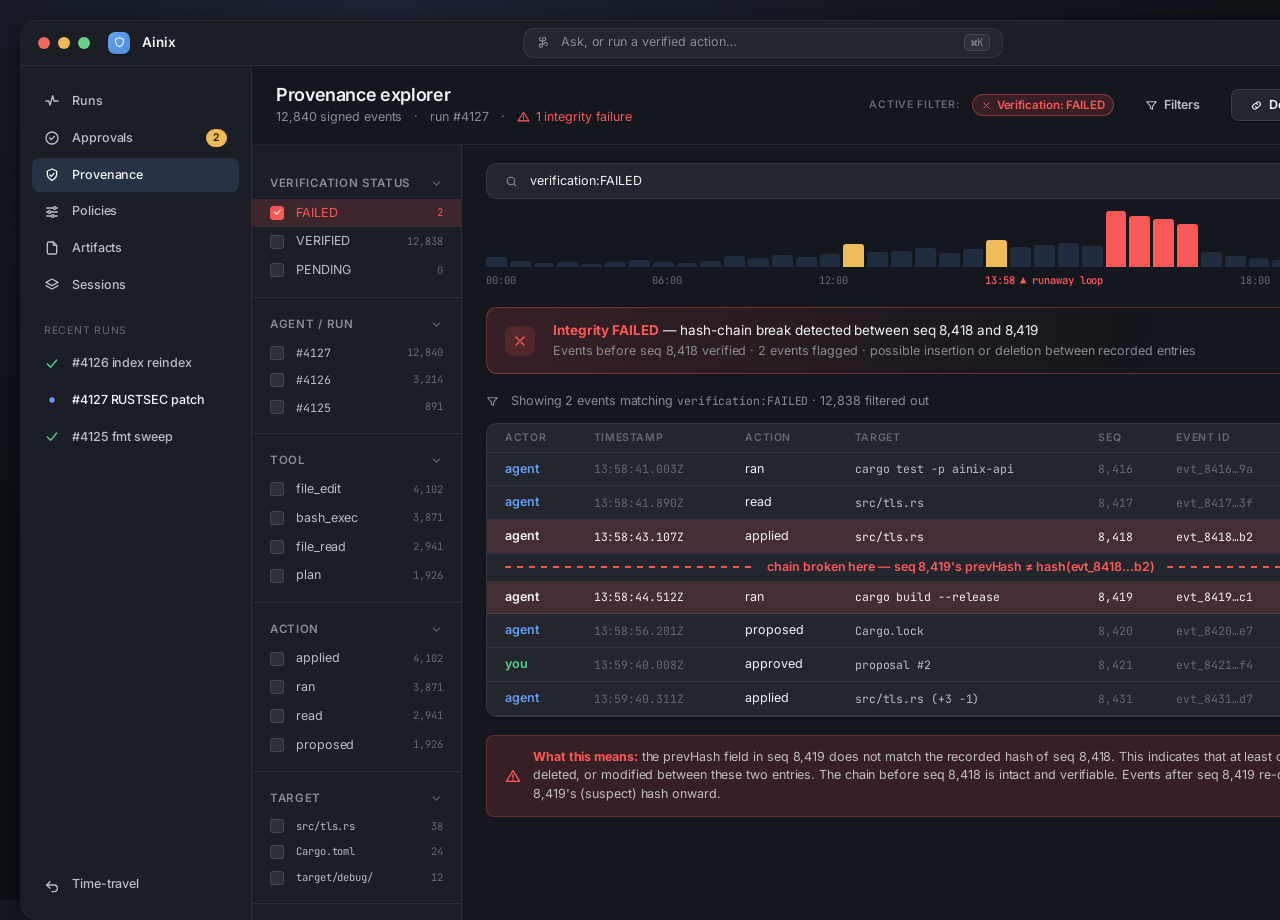
<file: assets/ui-deck/04-provenance-explorer.html>
<!doctype html><html lang="en" data-theme="dark"><head>
<meta charset="utf-8"><title>Ainix — Provenance Explorer</title>
<link rel="stylesheet" href="tokens.css"><link rel="stylesheet" href="app.css">
<style>
body {
  padding: 20px;
  display: grid;
  place-items: center;
  background: radial-gradient(120% 120% at 30% 0%, oklch(0.26 0.03 264) 0%, oklch(0.18 0.012 264) 55%);
}

/* two-column layout inside content */
.prov-body {
  display: grid;
  grid-template-columns: 210px 1fr;
  min-height: 0;
  flex: 1;
  overflow: hidden;
}

/* facets sidebar */
.facets {
  background: var(--surface-1);
  border-right: 1px solid var(--hairline);
  overflow-y: auto;
  padding: var(--s2) 0;
  display: flex;
  flex-direction: column;
}
.facet-group {
  border-bottom: 1px solid var(--hairline);
  padding: var(--s2) 0;
}
.facet-hdr {
  display: flex;
  align-items: center;
  justify-content: space-between;
  padding: var(--s1) var(--s3);
  font-size: var(--t-xs);
  font-weight: 600;
  text-transform: uppercase;
  letter-spacing: 0.06em;
  color: var(--text-3);
  cursor: pointer;
}
.facet-hdr svg { color: var(--text-4); }
.facet-row {
  display: flex;
  align-items: center;
  gap: var(--s2);
  padding: 5px var(--s3);
  font-size: var(--t-sm);
  color: var(--text-2);
  cursor: pointer;
  border-radius: 0;
  transition: background var(--dur-fast) var(--ease);
}
.facet-row:hover { background: var(--surface-2); }
.facet-row.active {
  background: var(--danger-bg);
  color: var(--danger);
}
.facet-row .cb {
  width: 14px;
  height: 14px;
  border-radius: 3px;
  border: 1.5px solid var(--hairline-2);
  background: var(--surface-3);
  flex: none;
  display: grid;
  place-items: center;
}
.facet-row.active .cb {
  background: var(--danger);
  border-color: var(--danger);
}
.facet-row .cnt {
  margin-left: auto;
  font-size: var(--t-2xs);
  font-family: var(--mono);
  color: var(--text-4);
}
.facet-row.active .cnt { color: var(--danger); }

/* main results pane */
.results-pane {
  display: flex;
  flex-direction: column;
  min-height: 0;
  overflow: hidden;
}

/* search + histogram bar */
.search-bar {
  padding: var(--s3) var(--s4) 0;
  display: flex;
  flex-direction: column;
  gap: var(--s2);
}
.search-field {
  display: flex;
  align-items: center;
  gap: var(--s2);
  height: 36px;
  padding: 0 var(--s3);
  border-radius: var(--r-md);
  background: var(--surface-2);
  border: 1px solid var(--hairline);
  color: var(--text-3);
  font-size: var(--t-sm);
}
.search-field input {
  border: 0;
  background: transparent;
  font: inherit;
  color: var(--text);
  flex: 1;
  outline: none;
}
.search-field input::placeholder { color: var(--text-4); }

.histo-wrap {
  display: flex;
  flex-direction: column;
  gap: var(--s1);
}
.histo-labels {
  display: flex;
  justify-content: space-between;
  font-size: var(--t-2xs);
  font-family: var(--mono);
  color: var(--text-4);
}

/* event table */
.evt-table {
  width: 100%;
  border-collapse: collapse;
  font-size: var(--t-sm);
}
.evt-table th {
  text-align: left;
  font-size: var(--t-2xs);
  font-weight: 600;
  text-transform: uppercase;
  letter-spacing: 0.06em;
  color: var(--text-4);
  padding: var(--s1) var(--s2);
  border-bottom: 1px solid var(--hairline);
  white-space: nowrap;
}
.evt-table td {
  padding: 7px var(--s2);
  color: var(--text-2);
  border-bottom: 1px solid var(--hairline);
  vertical-align: middle;
}
.evt-table tr:hover td { background: var(--surface-1); }
.evt-table tr.flagged td {
  background: var(--danger-bg);
  color: var(--text);
}
.evt-table tr.flagged:hover td { background: oklch(0.68 0.20 24 / 0.22); }
.evt-table .actor-cell { font-weight: 600; color: var(--accent); white-space: nowrap; }
.evt-table .ts-cell { font-family: var(--mono); font-size: var(--t-xs); color: var(--text-4); white-space: nowrap; }
.evt-table .action-cell { color: var(--text); }
.evt-table .target-cell { font-family: var(--mono); font-size: var(--t-xs); color: var(--text-2); }
.evt-table .id-cell { font-family: var(--mono); font-size: var(--t-xs); color: var(--text-4); }
.evt-table .badge-cell { white-space: nowrap; }

/* gap marker row */
.gap-row td {
  padding: 0;
  border-bottom: 0;
  background: transparent !important;
}

/* active filter chip */
.filter-chips {
  display: flex;
  align-items: center;
  gap: var(--s1);
  flex-wrap: wrap;
}
.filter-chip {
  display: inline-flex;
  align-items: center;
  gap: 5px;
  height: 22px;
  padding: 0 8px;
  border-radius: var(--r-pill);
  font-size: var(--t-xs);
  font-weight: 600;
  background: var(--danger-bg);
  color: var(--danger);
  border: 1px solid color-mix(in oklch, var(--danger) 40%, transparent);
}
.filter-chip svg { width: 11px; height: 11px; }
</style>
</head><body>
<script src="sprite.js"></script>

<div class="window">
  <!-- titlebar -->
  <div class="titlebar">
    <div class="traffic"><i class="r"></i><i class="y"></i><i class="g"></i></div>
    <div class="brand"><span class="glyph"><svg class="i sm" style="stroke:var(--on-accent)"><use href="#ic-shield"/></svg></span> Ainix</div>
    <div class="spacer"></div>
    <div class="cmd"><svg class="i sm"><use href="#ic-cmd"/></svg> Ask, or run a verified action…<span class="kbd">⌘K</span></div>
    <div class="spacer"></div>
    <svg class="i" style="color:var(--text-3)"><use href="#ic-search"/></svg>
    <div class="chip neutral" style="height:26px"><svg class="i sm"><use href="#ic-user"/></svg> you</div>
  </div>

  <div class="body">
    <!-- nav rail -->
    <nav class="rail">
      <div class="nav"><svg class="i"><use href="#ic-runs"/></svg> Runs</div>
      <div class="nav"><svg class="i"><use href="#ic-approve"/></svg> Approvals <span class="count warn">2</span></div>
      <div class="nav active"><svg class="i"><use href="#ic-prov"/></svg> Provenance</div>
      <div class="nav"><svg class="i"><use href="#ic-policy"/></svg> Policies</div>
      <div class="nav"><svg class="i"><use href="#ic-artifact"/></svg> Artifacts</div>
      <div class="nav"><svg class="i"><use href="#ic-session"/></svg> Sessions</div>
      <div class="grp">Recent runs</div>
      <div class="nav" style="font-weight:500"><svg class="i" style="color:var(--verified)"><use href="#ic-check"/></svg> #4126 index reindex</div>
      <div class="nav" style="font-weight:500;color:var(--text)"><svg class="i" style="color:var(--accent)"><use href="#ic-dot"/></svg> #4127 RUSTSEC patch</div>
      <div class="nav" style="font-weight:500"><svg class="i" style="color:var(--verified)"><use href="#ic-check"/></svg> #4125 fmt sweep</div>
      <div class="spacer"></div>
      <div class="nav"><svg class="i"><use href="#ic-undo"/></svg> Time-travel</div>
    </nav>

    <!-- content -->
    <div class="content">
      <!-- toolbar -->
      <div class="toolbar">
        <div class="stack" style="gap:2px">
          <h2>Provenance explorer</h2>
          <div class="sub flex gap2">
            <span>12,840 signed events</span><span>·</span><span>run #4127</span><span>·</span>
            <span class="flex gap1" style="color:var(--danger)"><svg class="i sm"><use href="#ic-warn"/></svg> 1 integrity failure</span>
          </div>
        </div>
        <div class="spacer"></div>
        <div class="filter-chips">
          <span class="section-label" style="margin-right:var(--s1)">Active filter:</span>
          <span class="filter-chip"><svg class="i"><use href="#ic-x"/></svg> Verification: FAILED</span>
        </div>
        <button class="btn ghost"><svg class="i sm"><use href="#ic-filter"/></svg> Filters</button>
        <button class="btn"><svg class="i sm"><use href="#ic-link"/></svg> Deep-link</button>
        <button class="btn ghost sm"><svg class="i sm"><use href="#ic-arrow"/></svg> Export</button>
      </div>

      <!-- two-column provenance layout -->
      <div class="prov-body">

        <!-- FACETS COLUMN -->
        <div class="facets">

          <div class="facet-group">
            <div class="facet-hdr">Verification status <svg class="i sm"><use href="#ic-down"/></svg></div>
            <div class="facet-row active">
              <div class="cb"><svg style="width:9px;height:9px;stroke:white;fill:none;stroke-width:3;stroke-linecap:round;stroke-linejoin:round"><use href="#ic-check"/></svg></div>
              <span>FAILED</span>
              <span class="cnt">2</span>
            </div>
            <div class="facet-row">
              <div class="cb"></div>
              <span>VERIFIED</span>
              <span class="cnt">12,838</span>
            </div>
            <div class="facet-row">
              <div class="cb"></div>
              <span>PENDING</span>
              <span class="cnt">0</span>
            </div>
          </div>

          <div class="facet-group">
            <div class="facet-hdr">Agent / Run <svg class="i sm"><use href="#ic-down"/></svg></div>
            <div class="facet-row">
              <div class="cb"></div>
              <span style="font-family:var(--mono);font-size:var(--t-xs)">#4127</span>
              <span class="cnt">12,840</span>
            </div>
            <div class="facet-row">
              <div class="cb"></div>
              <span style="font-family:var(--mono);font-size:var(--t-xs)">#4126</span>
              <span class="cnt">3,214</span>
            </div>
            <div class="facet-row">
              <div class="cb"></div>
              <span style="font-family:var(--mono);font-size:var(--t-xs)">#4125</span>
              <span class="cnt">891</span>
            </div>
          </div>

          <div class="facet-group">
            <div class="facet-hdr">Tool <svg class="i sm"><use href="#ic-down"/></svg></div>
            <div class="facet-row">
              <div class="cb"></div>
              <span>file_edit</span>
              <span class="cnt">4,102</span>
            </div>
            <div class="facet-row">
              <div class="cb"></div>
              <span>bash_exec</span>
              <span class="cnt">3,871</span>
            </div>
            <div class="facet-row">
              <div class="cb"></div>
              <span>file_read</span>
              <span class="cnt">2,941</span>
            </div>
            <div class="facet-row">
              <div class="cb"></div>
              <span>plan</span>
              <span class="cnt">1,926</span>
            </div>
          </div>

          <div class="facet-group">
            <div class="facet-hdr">Action <svg class="i sm"><use href="#ic-down"/></svg></div>
            <div class="facet-row">
              <div class="cb"></div>
              <span>applied</span>
              <span class="cnt">4,102</span>
            </div>
            <div class="facet-row">
              <div class="cb"></div>
              <span>ran</span>
              <span class="cnt">3,871</span>
            </div>
            <div class="facet-row">
              <div class="cb"></div>
              <span>read</span>
              <span class="cnt">2,941</span>
            </div>
            <div class="facet-row">
              <div class="cb"></div>
              <span>proposed</span>
              <span class="cnt">1,926</span>
            </div>
          </div>

          <div class="facet-group">
            <div class="facet-hdr">Target <svg class="i sm"><use href="#ic-down"/></svg></div>
            <div class="facet-row">
              <div class="cb"></div>
              <span style="font-family:var(--mono);font-size:var(--t-2xs)">src/tls.rs</span>
              <span class="cnt">38</span>
            </div>
            <div class="facet-row">
              <div class="cb"></div>
              <span style="font-family:var(--mono);font-size:var(--t-2xs)">Cargo.toml</span>
              <span class="cnt">24</span>
            </div>
            <div class="facet-row">
              <div class="cb"></div>
              <span style="font-family:var(--mono);font-size:var(--t-2xs)">target/debug/</span>
              <span class="cnt">12</span>
            </div>
          </div>

          <div class="facet-group">
            <div class="facet-hdr">Time <svg class="i sm"><use href="#ic-down"/></svg></div>
            <div class="facet-row">
              <div class="cb"></div>
              <span>Last hour</span>
              <span class="cnt">12,840</span>
            </div>
            <div class="facet-row">
              <div class="cb"></div>
              <span>Today</span>
              <span class="cnt">18,204</span>
            </div>
            <div class="facet-row">
              <div class="cb"></div>
              <span>This week</span>
              <span class="cnt">41,992</span>
            </div>
          </div>
        </div>

        <!-- RESULTS PANE -->
        <div class="results-pane">

          <!-- search + histogram -->
          <div class="search-bar">
            <div class="search-field">
              <svg class="i sm"><use href="#ic-search"/></svg>
              <input type="text" value="verification:FAILED" placeholder="Search 12,840 signed events…" readonly>
              <span class="kbd">↵</span>
            </div>

            <div class="histo-wrap">
              <div class="histo">
                <!-- 40 bars across the day; bars scaled to tell story -->
                <div class="bar" style="height:18%"></div>
                <div class="bar" style="height:12%"></div>
                <div class="bar" style="height:8%"></div>
                <div class="bar" style="height:10%"></div>
                <div class="bar" style="height:6%"></div>
                <div class="bar" style="height:9%"></div>
                <div class="bar" style="height:14%"></div>
                <div class="bar" style="height:10%"></div>
                <div class="bar" style="height:8%"></div>
                <div class="bar" style="height:11%"></div>
                <div class="bar" style="height:20%"></div>
                <div class="bar" style="height:16%"></div>
                <div class="bar" style="height:22%"></div>
                <div class="bar" style="height:18%"></div>
                <div class="bar" style="height:24%"></div>
                <div class="bar warm" style="height:42%"></div>
                <div class="bar" style="height:28%"></div>
                <div class="bar" style="height:30%"></div>
                <div class="bar" style="height:34%"></div>
                <div class="bar" style="height:26%"></div>
                <div class="bar" style="height:32%"></div>
                <div class="bar warm" style="height:48%"></div>
                <div class="bar" style="height:36%"></div>
                <div class="bar" style="height:40%"></div>
                <div class="bar" style="height:44%"></div>
                <div class="bar" style="height:38%"></div>
                <div class="bar hot" style="height:100%"></div>
                <div class="bar hot" style="height:92%"></div>
                <div class="bar hot" style="height:86%"></div>
                <div class="bar hot" style="height:78%"></div>
                <div class="bar" style="height:28%"></div>
                <div class="bar" style="height:20%"></div>
                <div class="bar" style="height:16%"></div>
                <div class="bar" style="height:14%"></div>
                <div class="bar" style="height:12%"></div>
                <div class="bar" style="height:10%"></div>
                <div class="bar" style="height:8%"></div>
                <div class="bar" style="height:6%"></div>
                <div class="bar" style="height:5%"></div>
                <div class="bar" style="height:4%"></div>
              </div>
              <div class="histo-labels">
                <span>00:00</span>
                <span>06:00</span>
                <span>12:00</span>
                <span style="color:var(--danger);font-weight:600">13:58 ▲ runaway loop</span>
                <span>18:00</span>
                <span>24:00</span>
              </div>
            </div>
          </div>

          <!-- results scroll area -->
          <div class="scroll tight" style="padding-top:var(--s3)">

            <!-- run-level integrity banner (broken) -->
            <div class="integrity-banner broken" style="margin-bottom:var(--s3)">
              <div class="seal"><svg class="i"><use href="#ic-x"/></svg></div>
              <div class="stack" style="gap:2px">
                <div><b>Integrity FAILED</b> — hash-chain break detected between seq 8,418 and 8,419</div>
                <div class="meta">Events before seq 8,418 verified · 2 events flagged · possible insertion or deletion between recorded entries</div>
              </div>
              <div class="spacer"></div>
              <button class="btn sm" style="border-color:color-mix(in oklch,var(--danger) 40%,transparent);color:var(--danger)">
                <svg class="i sm"><use href="#ic-eye"/></svg> Re-verify
              </button>
            </div>

            <!-- result count -->
            <div class="flex gap2" style="margin-bottom:var(--s2);color:var(--text-3);font-size:var(--t-sm)">
              <svg class="i sm"><use href="#ic-filter"/></svg>
              <span>Showing 2 events matching <code>verification:FAILED</code> · 12,838 filtered out</span>
              <div class="spacer"></div>
              <span style="font-family:var(--mono);font-size:var(--t-xs)">sorted: sequence asc</span>
            </div>

            <!-- event table -->
            <div class="card" style="overflow:hidden;padding:0">
              <table class="evt-table">
                <thead>
                  <tr>
                    <th style="padding-left:var(--s3)">Actor</th>
                    <th>Timestamp</th>
                    <th>Action</th>
                    <th>Target</th>
                    <th>Seq</th>
                    <th>Event ID</th>
                    <th style="padding-right:var(--s3)">Integrity</th>
                  </tr>
                </thead>
                <tbody>
                  <!-- normal row before the break -->
                  <tr>
                    <td class="actor-cell" style="padding-left:var(--s3)">agent</td>
                    <td class="ts-cell">13:58:41.003Z</td>
                    <td class="action-cell">ran</td>
                    <td class="target-cell">cargo test -p ainix-api</td>
                    <td style="font-family:var(--mono);font-size:var(--t-xs);color:var(--text-4)">8,416</td>
                    <td class="id-cell">evt_8416…9a</td>
                    <td class="badge-cell" style="padding-right:var(--s3)">
                      <span class="badge-int"><svg class="i sm"><use href="#ic-check"/></svg> verified</span>
                    </td>
                  </tr>
                  <tr>
                    <td class="actor-cell" style="padding-left:var(--s3)">agent</td>
                    <td class="ts-cell">13:58:41.890Z</td>
                    <td class="action-cell">read</td>
                    <td class="target-cell">src/tls.rs</td>
                    <td style="font-family:var(--mono);font-size:var(--t-xs);color:var(--text-4)">8,417</td>
                    <td class="id-cell">evt_8417…3f</td>
                    <td class="badge-cell" style="padding-right:var(--s3)">
                      <span class="badge-int"><svg class="i sm"><use href="#ic-check"/></svg> verified</span>
                    </td>
                  </tr>
                  <!-- flagged row: last good before break -->
                  <tr class="flagged">
                    <td class="actor-cell" style="padding-left:var(--s3)">agent</td>
                    <td class="ts-cell">13:58:43.107Z</td>
                    <td class="action-cell">applied</td>
                    <td class="target-cell">src/tls.rs</td>
                    <td style="font-family:var(--mono);font-size:var(--t-xs)">8,418</td>
                    <td class="id-cell">evt_8418…b2</td>
                    <td class="badge-cell" style="padding-right:var(--s3)">
                      <span class="badge-int broken"><svg class="i sm"><use href="#ic-warn"/></svg> last good</span>
                    </td>
                  </tr>

                  <!-- GAP MARKER ROW -->
                  <tr class="gap-row">
                    <td colspan="7">
                      <div class="gap-marker" style="margin: 4px var(--s3)">
                        <div class="ln"></div>
                        <span style="white-space:nowrap">chain broken here — seq 8,419's prevHash ≠ hash(evt_8418…b2)</span>
                        <div class="ln"></div>
                      </div>
                    </td>
                  </tr>

                  <!-- flagged row: first bad after break -->
                  <tr class="flagged">
                    <td class="actor-cell" style="padding-left:var(--s3)">agent</td>
                    <td class="ts-cell">13:58:44.512Z</td>
                    <td class="action-cell">ran</td>
                    <td class="target-cell">cargo build --release</td>
                    <td style="font-family:var(--mono);font-size:var(--t-xs)">8,419</td>
                    <td class="id-cell">evt_8419…c1</td>
                    <td class="badge-cell" style="padding-right:var(--s3)">
                      <span class="badge-int broken"><svg class="i sm"><use href="#ic-x"/></svg> FAILED</span>
                    </td>
                  </tr>

                  <!-- normal rows after break -->
                  <tr>
                    <td class="actor-cell" style="padding-left:var(--s3)">agent</td>
                    <td class="ts-cell">13:58:56.201Z</td>
                    <td class="action-cell">proposed</td>
                    <td class="target-cell">Cargo.lock</td>
                    <td style="font-family:var(--mono);font-size:var(--t-xs);color:var(--text-4)">8,420</td>
                    <td class="id-cell">evt_8420…e7</td>
                    <td class="badge-cell" style="padding-right:var(--s3)">
                      <span class="badge-int"><svg class="i sm"><use href="#ic-check"/></svg> verified</span>
                    </td>
                  </tr>
                  <tr>
                    <td class="actor-cell" style="padding-left:var(--s3);color:var(--verified)">you</td>
                    <td class="ts-cell">13:59:40.008Z</td>
                    <td class="action-cell">approved</td>
                    <td class="target-cell">proposal #2</td>
                    <td style="font-family:var(--mono);font-size:var(--t-xs);color:var(--text-4)">8,421</td>
                    <td class="id-cell">evt_8421…f4</td>
                    <td class="badge-cell" style="padding-right:var(--s3)">
                      <span class="badge-int"><svg class="i sm"><use href="#ic-lock"/></svg> signed</span>
                    </td>
                  </tr>
                  <tr>
                    <td class="actor-cell" style="padding-left:var(--s3)">agent</td>
                    <td class="ts-cell">13:59:40.311Z</td>
                    <td class="action-cell">applied</td>
                    <td class="target-cell">src/tls.rs (+3 −1)</td>
                    <td style="font-family:var(--mono);font-size:var(--t-xs);color:var(--text-4)">8,431</td>
                    <td class="id-cell">evt_8431…d7</td>
                    <td class="badge-cell" style="padding-right:var(--s3)">
                      <span class="badge-int"><svg class="i sm"><use href="#ic-check"/></svg> verified</span>
                    </td>
                  </tr>
                </tbody>
              </table>
            </div>

            <!-- explanatory note -->
            <div class="flex gap2" style="margin-top:var(--s3);padding:var(--s2) var(--s3);background:var(--danger-bg);border-radius:var(--r-sm);border:1px solid color-mix(in oklch,var(--danger) 25%,transparent)">
              <svg class="i" style="color:var(--danger);flex:none;margin-top:1px"><use href="#ic-warn"/></svg>
              <div style="font-size:var(--t-sm);color:var(--text-2)">
                <b style="color:var(--danger)">What this means:</b> the prevHash field in seq 8,419 does not match the recorded hash of seq 8,418. This indicates that at least one event was inserted, deleted, or modified between these two entries. The chain before seq 8,418 is intact and verifiable. Events after seq 8,419 re-chain correctly from 8,419's (suspect) hash onward.
              </div>
            </div>

          </div>
        </div>
      </div>
    </div>
  </div>
</div>
</body></html>
</file>
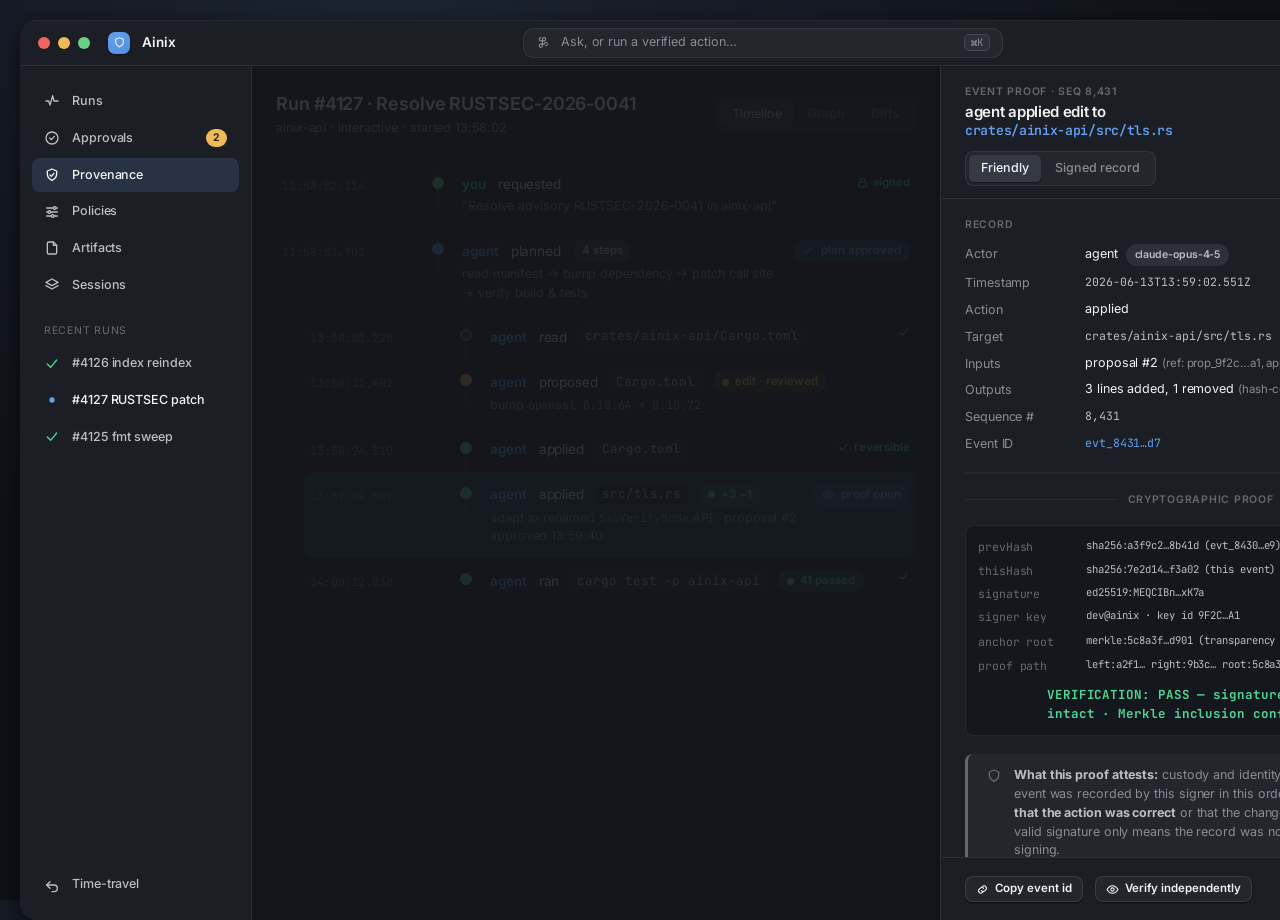
<file: assets/ui-deck/05-event-proof.html>
<!doctype html><html lang="en" data-theme="dark"><head>
<meta charset="utf-8"><title>Ainix — Event Proof</title>
<link rel="stylesheet" href="tokens.css"><link rel="stylesheet" href="app.css">
<style>
body {
  padding: 20px;
  display: grid;
  place-items: center;
  background: radial-gradient(120% 120% at 30% 0%, oklch(0.26 0.03 264) 0%, oklch(0.18 0.012 264) 55%);
}

/* dimmed timeline behind the proof drawer */
.timeline-backdrop {
  flex: 1;
  overflow: hidden;
  position: relative;
}
.timeline-backdrop::after {
  content: '';
  position: absolute;
  inset: 0;
  background: var(--bg);
  opacity: 0.72;
  pointer-events: none;
  z-index: 1;
}
.backdrop-scroll {
  padding: var(--s4);
  overflow: hidden;
  height: 100%;
}

/* the proof drawer: fixed right panel */
.proof-drawer {
  width: 520px;
  background: var(--surface-1);
  border-left: 1px solid var(--hairline);
  display: flex;
  flex-direction: column;
  min-height: 0;
  box-shadow: var(--shadow-3);
}
.drawer-head {
  padding: var(--s3) var(--s4) var(--s2);
  border-bottom: 1px solid var(--hairline);
  display: flex;
  flex-direction: column;
  gap: var(--s2);
}
.drawer-title-row {
  display: flex;
  align-items: flex-start;
  gap: var(--s2);
  justify-content: space-between;
}
.drawer-scroll {
  flex: 1;
  overflow-y: auto;
  padding: var(--s3) var(--s4);
  display: flex;
  flex-direction: column;
  gap: var(--s3);
}
.drawer-footer {
  padding: var(--s3) var(--s4);
  border-top: 1px solid var(--hairline);
  display: flex;
  gap: var(--s2);
  align-items: center;
}

/* kv grid wider for proof drawer */
.drawer-kv {
  display: grid;
  grid-template-columns: 108px 1fr;
  gap: 7px var(--s2);
  font-size: var(--t-sm);
}
.drawer-kv dt { color: var(--text-3); padding-top: 1px; }
.drawer-kv dd { color: var(--text); word-break: break-all; }
.drawer-kv dd.mono { font-family: var(--mono); font-size: var(--t-xs); color: var(--text-2); }
.drawer-kv dd .chip { vertical-align: middle; }

/* honest note */
.honest-note {
  display: flex;
  align-items: flex-start;
  gap: var(--s2);
  padding: var(--s2) var(--s3);
  background: var(--surface-2);
  border-radius: var(--r-sm);
  border-left: 3px solid var(--text-4);
  font-size: var(--t-sm);
  color: var(--text-3);
  line-height: var(--lh);
}
.honest-note svg { flex: none; margin-top: 2px; color: var(--text-4); }

/* proof block override for drawer: slightly wider label column */
.proof-drawer .proof .h span:first-child { width: 96px; }

/* section divider with label */
.section-div {
  display: flex;
  align-items: center;
  gap: var(--s2);
}
.section-div .ln {
  flex: 1;
  height: 1px;
  background: var(--hairline);
}

/* diff block inline */
.diff-inline {
  font-family: var(--mono);
  font-size: var(--t-xs);
  background: var(--bg);
  border: 1px solid var(--hairline);
  border-radius: var(--r-sm);
  overflow: hidden;
}
.diff-inline .di-fname {
  padding: 5px var(--s2);
  background: var(--surface-2);
  color: var(--text-3);
  border-bottom: 1px solid var(--hairline);
  font-size: var(--t-2xs);
}
.diff-inline .di-row {
  display: grid;
  grid-template-columns: 24px 1fr;
  line-height: 1.6;
}
.diff-inline .di-row .sig { padding: 0 6px; color: var(--text-4); user-select: none; }
.diff-inline .di-row .tx { padding: 0 8px; white-space: pre; }
.diff-inline .di-row.add { background: oklch(0.78 0.15 158 / 0.12); }
.diff-inline .di-row.add .tx { color: oklch(0.86 0.13 158); }
.diff-inline .di-row.add .sig { color: oklch(0.72 0.13 158); }
.diff-inline .di-row.del { background: oklch(0.68 0.20 24 / 0.11); }
.diff-inline .di-row.del .tx { color: oklch(0.80 0.14 24); }
.diff-inline .di-row.del .sig { color: oklch(0.68 0.16 24); }
.diff-inline .di-row.ctx .tx { color: var(--text-4); }
</style>
</head><body>
<script src="sprite.js"></script>

<div class="window">
  <!-- titlebar -->
  <div class="titlebar">
    <div class="traffic"><i class="r"></i><i class="y"></i><i class="g"></i></div>
    <div class="brand"><span class="glyph"><svg class="i sm" style="stroke:var(--on-accent)"><use href="#ic-shield"/></svg></span> Ainix</div>
    <div class="spacer"></div>
    <div class="cmd"><svg class="i sm"><use href="#ic-cmd"/></svg> Ask, or run a verified action…<span class="kbd">⌘K</span></div>
    <div class="spacer"></div>
    <svg class="i" style="color:var(--text-3)"><use href="#ic-search"/></svg>
    <div class="chip neutral" style="height:26px"><svg class="i sm"><use href="#ic-user"/></svg> you</div>
  </div>

  <div class="body">
    <!-- nav rail -->
    <nav class="rail">
      <div class="nav"><svg class="i"><use href="#ic-runs"/></svg> Runs</div>
      <div class="nav"><svg class="i"><use href="#ic-approve"/></svg> Approvals <span class="count warn">2</span></div>
      <div class="nav active"><svg class="i"><use href="#ic-prov"/></svg> Provenance</div>
      <div class="nav"><svg class="i"><use href="#ic-policy"/></svg> Policies</div>
      <div class="nav"><svg class="i"><use href="#ic-artifact"/></svg> Artifacts</div>
      <div class="nav"><svg class="i"><use href="#ic-session"/></svg> Sessions</div>
      <div class="grp">Recent runs</div>
      <div class="nav" style="font-weight:500"><svg class="i" style="color:var(--verified)"><use href="#ic-check"/></svg> #4126 index reindex</div>
      <div class="nav" style="font-weight:500;color:var(--text)"><svg class="i" style="color:var(--accent)"><use href="#ic-dot"/></svg> #4127 RUSTSEC patch</div>
      <div class="nav" style="font-weight:500"><svg class="i" style="color:var(--verified)"><use href="#ic-check"/></svg> #4125 fmt sweep</div>
      <div class="spacer"></div>
      <div class="nav"><svg class="i"><use href="#ic-undo"/></svg> Time-travel</div>
    </nav>

    <!-- content: dimmed timeline + proof drawer side by side -->
    <div class="content" style="flex-direction:row;overflow:hidden">

      <!-- DIMMED TIMELINE BACKDROP -->
      <div class="timeline-backdrop">
        <div class="backdrop-scroll">
          <!-- toolbar shown dimmed -->
          <div style="display:flex;align-items:center;gap:var(--s2);margin-bottom:var(--s4);opacity:0.5">
            <div class="stack" style="gap:2px">
              <div style="font-size:var(--t-lg);font-weight:600">Run #4127 · Resolve RUSTSEC-2026-0041</div>
              <div style="font-size:var(--t-sm);color:var(--text-3)">ainix-api · interactive · started 13:58:02</div>
            </div>
            <div class="spacer"></div>
            <div class="seg" style="opacity:0.6"><button class="on">Timeline</button><button>Graph</button><button>Diffs</button></div>
          </div>

          <!-- timeline rows (dimmed via overlay) -->
          <div class="timeline" style="opacity:0.45">
            <div class="evt">
              <div class="ts">13:58:02.114</div>
              <div class="gut"><div class="node verified"></div></div>
              <div class="main"><div class="line1"><span class="actor human">you</span><span class="act">requested</span></div>
                <div class="detail">"Resolve advisory RUSTSEC-2026-0041 in ainix-api"</div></div>
              <div class="right"><span class="badge-int"><svg class="i sm"><use href="#ic-lock"/></svg> signed</span></div>
            </div>
            <div class="evt">
              <div class="ts">13:58:03.901</div>
              <div class="gut"><div class="node accent"></div></div>
              <div class="main"><div class="line1"><span class="actor agent">agent</span><span class="act">planned</span><span class="chip neutral">4 steps</span></div>
                <div class="detail">read manifest → bump dependency → patch call site → verify build &amp; tests</div></div>
              <div class="right"><span class="chip accent"><svg class="i sm"><use href="#ic-check"/></svg> plan approved</span></div>
            </div>
            <div class="evt depth1">
              <div class="ts">13:58:05.220</div>
              <div class="gut"><div class="node"></div></div>
              <div class="main"><div class="line1"><span class="actor agent">agent</span><span class="act">read</span><span class="target">crates/ainix-api/Cargo.toml</span></div></div>
              <div class="right"><span class="badge-int"><svg class="i sm"><use href="#ic-check"/></svg></span></div>
            </div>
            <div class="evt depth1">
              <div class="ts">13:58:11.402</div>
              <div class="gut"><div class="node review"></div></div>
              <div class="main"><div class="line1"><span class="actor agent">agent</span><span class="act">proposed</span><span class="target">Cargo.toml</span><span class="chip review"><span class="dot"></span>edit · reviewed</span></div>
                <div class="detail">bump <code>openssl 0.10.64 → 0.10.72</code></div></div>
            </div>
            <div class="evt depth1">
              <div class="ts">13:58:24.310</div>
              <div class="gut"><div class="node verified"></div></div>
              <div class="main"><div class="line1"><span class="actor agent">agent</span><span class="act">applied</span><span class="target">Cargo.toml</span></div></div>
              <div class="right"><span class="badge-int"><svg class="i sm"><use href="#ic-check"/></svg> reversible</span></div>
            </div>
            <!-- SELECTED EVENT — highlighted through the dimming -->
            <div class="evt sel depth1" style="position:relative;z-index:2;opacity:1">
              <div class="ts">13:59:02.551</div>
              <div class="gut"><div class="node verified"></div></div>
              <div class="main"><div class="line1"><span class="actor agent">agent</span><span class="act">applied</span><span class="target">src/tls.rs</span><span class="chip verified"><span class="dot"></span>+3 −1</span></div>
                <div class="detail">adapt to renamed <code>SslVerifyMode</code> API · proposal #2 approved 13:59:40</div></div>
              <div class="right"><span class="chip accent"><svg class="i sm"><use href="#ic-eye"/></svg> proof open</span></div>
            </div>
            <div class="evt depth1">
              <div class="ts">14:00:12.030</div>
              <div class="gut"><div class="node verified"></div></div>
              <div class="main"><div class="line1"><span class="actor agent">agent</span><span class="act">ran</span><span class="target">cargo test -p ainix-api</span><span class="chip verified"><span class="dot"></span>41 passed</span></div></div>
              <div class="right"><span class="badge-int"><svg class="i sm"><use href="#ic-check"/></svg></span></div>
            </div>
          </div>
        </div>
      </div>

      <!-- PROOF DRAWER -->
      <aside class="proof-drawer">
        <!-- drawer header -->
        <div class="drawer-head">
          <div class="drawer-title-row">
            <div class="stack" style="gap:3px">
              <div class="section-label">Event proof · seq 8,431</div>
              <h3 style="font-size:var(--t-md);line-height:var(--lh-tight)">agent applied edit to<br><span class="mono" style="font-size:0.88em;color:var(--accent)">crates/ainix-api/src/tls.rs</span></h3>
            </div>
            <div class="flex gap2">
              <span class="chip verified"><svg class="i sm"><use href="#ic-check"/></svg> VERIFIED</span>
            </div>
          </div>

          <!-- friendly / signed record toggle -->
          <div class="seg" style="align-self:flex-start">
            <button class="on">Friendly</button>
            <button>Signed record</button>
          </div>
        </div>

        <!-- drawer scroll body -->
        <div class="drawer-scroll">

          <!-- STRUCTURED RECORD -->
          <div class="stack gap2">
            <div class="section-label">Record</div>
            <dl class="drawer-kv">
              <dt>Actor</dt>
              <dd>agent <span class="chip neutral" style="margin-left:4px;font-size:var(--t-2xs)">claude-opus-4-5</span></dd>

              <dt>Timestamp</dt>
              <dd class="mono">2026-06-13T13:59:02.551Z</dd>

              <dt>Action</dt>
              <dd>applied</dd>

              <dt>Target</dt>
              <dd class="mono">crates/ainix-api/src/tls.rs</dd>

              <dt>Inputs</dt>
              <dd>proposal #2 <span style="color:var(--text-3);font-size:var(--t-xs)">(ref: prop_9f2c…a1, approved by you at 13:59:40Z)</span></dd>

              <dt>Outputs</dt>
              <dd>3 lines added, 1 removed <span style="color:var(--text-3);font-size:var(--t-xs)">(hash-committed in thisHash)</span></dd>

              <dt>Sequence #</dt>
              <dd class="mono">8,431</dd>

              <dt>Event ID</dt>
              <dd class="mono" style="color:var(--accent)">evt_8431…d7</dd>
            </dl>
          </div>

          <!-- DIFF -->
          <div class="diff-inline">
            <div class="di-fname">crates/ainix-api/src/tls.rs</div>
            <div class="di-row ctx"><div class="sig"> </div><div class="tx"> fn configure_tls(cfg: &amp;TlsConfig) -&gt; Result&lt;SslContext&gt; {</div></div>
            <div class="di-row del"><div class="sig">−</div><div class="tx">     let verify = SslVerifyMode::PEER;</div></div>
            <div class="di-row add"><div class="sig">+</div><div class="tx">     let verify = openssl::ssl::SslVerifyMode::PEER;</div></div>
            <div class="di-row add"><div class="sig">+</div><div class="tx">     let min_proto = openssl::ssl::SslVersion::TLS1_2;</div></div>
            <div class="di-row add"><div class="sig">+</div><div class="tx">     ctx_builder.set_min_proto_version(Some(min_proto))?;</div></div>
            <div class="di-row ctx"><div class="sig"> </div><div class="tx">     ctx_builder.set_verify(verify);</div></div>
          </div>

          <!-- SECTION DIVIDER -->
          <div class="section-div">
            <div class="ln"></div>
            <div class="section-label">Cryptographic proof</div>
            <div class="ln"></div>
          </div>

          <!-- THE HEAVY CRYPTO PROOF BLOCK -->
          <div class="proof">
            <div class="h"><span>prevHash</span><span class="mono">sha256:a3f9c2…8b41d (evt_8430…e9)</span></div>
            <div class="h"><span>thisHash</span><span class="mono">sha256:7e2d14…f3a02 (this event)</span></div>
            <div class="h"><span>signature</span><span class="mono">ed25519:MEQCIBn…xK7a</span></div>
            <div class="h"><span>signer key</span><span class="mono">dev@ainix · key id 9F2C…A1</span></div>
            <div class="h" style="margin-top:2px"><span>anchor root</span><span class="mono">merkle:5c8a3f…d901 (transparency log, slot 4,127)</span></div>
            <div class="h"><span>proof path</span><span class="mono">left:a2f1… right:9b3c… root:5c8a3f…</span></div>
            <div class="h" style="margin-top:var(--s1)">
              <span></span>
              <span class="ok" style="font-weight:700;font-size:var(--t-sm)">VERIFICATION: PASS — signature valid · chain intact · Merkle inclusion confirmed</span>
            </div>
          </div>

          <!-- HONEST NOTE -->
          <div class="honest-note">
            <svg class="i"><use href="#ic-shield"/></svg>
            <span>
              <b style="color:var(--text-2)">What this proof attests:</b> custody and identity — that this exact event was recorded by this signer in this order. <b style="color:var(--text-2)">It does NOT attest that the action was correct</b> or that the change was beneficial. A valid signature only means the record was not tampered with after signing.
            </span>
          </div>

        </div>

        <!-- drawer footer -->
        <div class="drawer-footer">
          <button class="btn sm"><svg class="i sm"><use href="#ic-link"/></svg> Copy event id</button>
          <button class="btn sm"><svg class="i sm"><use href="#ic-eye"/></svg> Verify independently</button>
          <div class="spacer"></div>
          <button class="btn sm ghost"><svg class="i sm"><use href="#ic-arrow"/></svg> Open in timeline</button>
        </div>
      </aside>

    </div>
  </div>
</div>
</body></html>
</file>
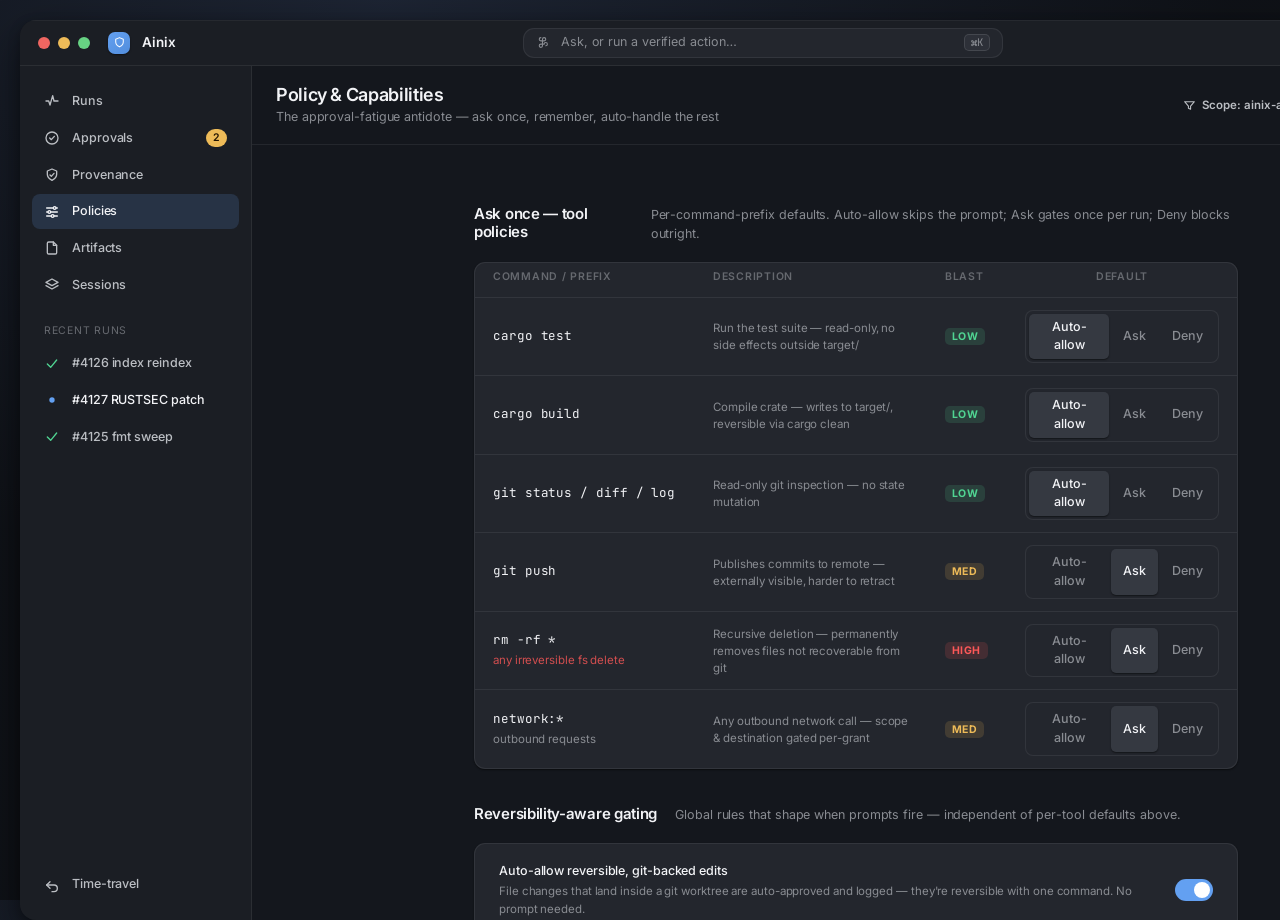
<file: assets/ui-deck/06-policy-capabilities.html>
<!doctype html><html lang="en" data-theme="dark"><head>
<meta charset="utf-8"><title>Ainix — Policy &amp; Capabilities</title>
<link rel="stylesheet" href="tokens.css"><link rel="stylesheet" href="app.css">
<style>
body {
  padding: 20px;
  display: grid;
  place-items: center;
  background: radial-gradient(120% 120% at 30% 0%, oklch(0.26 0.03 264) 0%, oklch(0.18 0.012 264) 55%);
}

/* Screen-specific layout only — tokens vars throughout */
.policy-scroll { padding: var(--s5) var(--s6); display: flex; flex-direction: column; gap: var(--s5); max-width: 860px; width: 100%; margin: 0 auto; }

.section-head { display: flex; align-items: baseline; gap: var(--s3); margin-bottom: var(--s3); }
.section-head h3 { font-size: var(--t-md); font-weight: 600; }
.section-head .sub { font-size: var(--t-sm); color: var(--text-3); }

/* Tool policy table */
.policy-table { width: 100%; border-collapse: collapse; }
.policy-table th {
  text-align: left;
  font-size: var(--t-2xs);
  text-transform: uppercase;
  letter-spacing: 0.07em;
  color: var(--text-4);
  font-weight: 600;
  padding: var(--s1) var(--s3) var(--s2);
  border-bottom: 1px solid var(--hairline);
}
.policy-table td {
  padding: var(--s2) var(--s3);
  vertical-align: middle;
  border-bottom: 1px solid var(--hairline);
  font-size: var(--t-sm);
}
.policy-table tr:last-child td { border-bottom: 0; }
.policy-table tr:hover td { background: var(--surface-3); }
.policy-table .tool-name { font-family: var(--mono); font-size: var(--t-sm); color: var(--text); }
.policy-table .tool-desc { color: var(--text-3); font-size: var(--t-xs); margin-top: 2px; }
.policy-table .seg-cell { min-width: 222px; }

/* Reversibility rule cards */
.rule-card { display: flex; align-items: center; gap: var(--s4); padding: var(--s3) var(--s4); }
.rule-card + .rule-card { border-top: 1px solid var(--hairline); }
.rule-card .rule-info { flex: 1; }
.rule-card .rule-title { font-weight: 500; font-size: var(--t-sm); }
.rule-card .rule-desc { font-size: var(--t-xs); color: var(--text-3); margin-top: 3px; }
.rule-card .locked-badge {
  font-size: var(--t-2xs);
  font-weight: 700;
  text-transform: uppercase;
  letter-spacing: 0.06em;
  color: var(--text-4);
  display: flex;
  align-items: center;
  gap: 4px;
}

/* Blast-radius tier cards */
.blast-grid { display: grid; grid-template-columns: 1fr 1fr 1fr; gap: var(--s3); }
.blast-card { padding: var(--s3) var(--s4); }
.blast-card .tier-label { font-size: var(--t-2xs); font-weight: 700; letter-spacing: 0.06em; text-transform: uppercase; margin-bottom: var(--s2); }
.blast-card .tier-label.low  { color: var(--verified); }
.blast-card .tier-label.med  { color: var(--review); }
.blast-card .tier-label.high { color: var(--danger); }
.blast-card .tier-title { font-weight: 600; font-size: var(--t-sm); margin-bottom: var(--s1); }
.blast-card .tier-body { font-size: var(--t-xs); color: var(--text-3); line-height: 1.55; }
.blast-card .tier-req { display: flex; align-items: center; gap: var(--s1); margin-top: var(--s2); padding-top: var(--s2); border-top: 1px solid var(--hairline); font-size: var(--t-xs); color: var(--text-2); font-weight: 500; }

/* Capability tokens */
.cap-list { display: flex; flex-direction: column; }
.cap-row { display: grid; grid-template-columns: 160px 1fr 1fr auto; gap: var(--s3); align-items: center; padding: var(--s2) var(--s4); font-size: var(--t-sm); border-bottom: 1px solid var(--hairline); }
.cap-row:last-child { border-bottom: 0; }
.cap-row:hover { background: var(--surface-3); }
.cap-token { font-family: var(--mono); font-size: var(--t-xs); color: var(--accent); }
.cap-scope { font-family: var(--mono); font-size: var(--t-xs); color: var(--text-2); }
.cap-expires { font-size: var(--t-xs); color: var(--text-3); display: flex; align-items: center; gap: 4px; }
.cap-head { display: grid; grid-template-columns: 160px 1fr 1fr auto; gap: var(--s3); padding: var(--s1) var(--s4) var(--s2); border-bottom: 1px solid var(--hairline); }
.cap-head span { font-size: var(--t-2xs); font-weight: 600; text-transform: uppercase; letter-spacing: 0.07em; color: var(--text-4); }

/* Bookend toggle */
.bookend-card { display: flex; align-items: flex-start; gap: var(--s4); padding: var(--s4); }
.bookend-info { flex: 1; }
.bookend-title { font-weight: 600; font-size: var(--t-md); margin-bottom: var(--s1); }
.bookend-desc { font-size: var(--t-sm); color: var(--text-3); line-height: 1.55; }
.bookend-steps { display: flex; align-items: center; gap: var(--s2); margin-top: var(--s3); flex-wrap: wrap; }
.bookend-step { display: flex; align-items: center; gap: 6px; font-size: var(--t-xs); font-weight: 500; padding: 4px 10px; background: var(--surface-3); border-radius: var(--r-pill); color: var(--text-2); }
.bookend-step.active { background: var(--accent-quiet); color: var(--accent); }
.bookend-arrow { color: var(--text-4); font-size: 11px; }
</style>
</head><body>
<script src="sprite.js"></script>

<div class="window">
  <!-- titlebar -->
  <div class="titlebar">
    <div class="traffic"><i class="r"></i><i class="y"></i><i class="g"></i></div>
    <div class="brand"><span class="glyph"><svg class="i sm" style="stroke:var(--on-accent)"><use href="#ic-shield"/></svg></span> Ainix</div>
    <div class="spacer"></div>
    <div class="cmd"><svg class="i sm"><use href="#ic-cmd"/></svg> Ask, or run a verified action…<span class="kbd">⌘K</span></div>
    <div class="spacer"></div>
    <svg class="i" style="color:var(--text-3)"><use href="#ic-search"/></svg>
    <div class="chip neutral" style="height:26px"><svg class="i sm"><use href="#ic-user"/></svg> you</div>
  </div>

  <div class="body">
    <!-- nav rail -->
    <nav class="rail">
      <div class="nav"><svg class="i"><use href="#ic-runs"/></svg> Runs</div>
      <div class="nav"><svg class="i"><use href="#ic-approve"/></svg> Approvals <span class="count warn">2</span></div>
      <div class="nav"><svg class="i"><use href="#ic-prov"/></svg> Provenance</div>
      <div class="nav active"><svg class="i"><use href="#ic-policy"/></svg> Policies</div>
      <div class="nav"><svg class="i"><use href="#ic-artifact"/></svg> Artifacts</div>
      <div class="nav"><svg class="i"><use href="#ic-session"/></svg> Sessions</div>
      <div class="grp">Recent runs</div>
      <div class="nav" style="font-weight:500"><svg class="i" style="color:var(--verified)"><use href="#ic-check"/></svg> #4126 index reindex</div>
      <div class="nav" style="font-weight:500;color:var(--text)"><svg class="i" style="color:var(--accent)"><use href="#ic-dot"/></svg> #4127 RUSTSEC patch</div>
      <div class="nav" style="font-weight:500"><svg class="i" style="color:var(--verified)"><use href="#ic-check"/></svg> #4125 fmt sweep</div>
      <div class="spacer"></div>
      <div class="nav"><svg class="i"><use href="#ic-undo"/></svg> Time-travel</div>
    </nav>

    <!-- content -->
    <div class="content">
      <div class="toolbar">
        <div class="stack" style="gap:2px">
          <h2>Policy &amp; Capabilities</h2>
          <div class="sub">The approval-fatigue antidote — ask once, remember, auto-handle the rest</div>
        </div>
        <div class="spacer"></div>
        <button class="btn ghost sm"><svg class="i sm"><use href="#ic-filter"/></svg> Scope: ainix-api</button>
        <button class="btn primary sm"><svg class="i sm"><use href="#ic-check"/></svg> Save changes</button>
      </div>

      <div class="scroll">
        <div class="policy-scroll">

          <!-- ── Section 1: Ask once — tool policies ── -->
          <div>
            <div class="section-head">
              <h3>Ask once — tool policies</h3>
              <span class="sub">Per-command-prefix defaults. Auto-allow skips the prompt; Ask gates once per run; Deny blocks outright.</span>
            </div>
            <div class="card">
              <table class="policy-table" style="width:100%">
                <thead>
                  <tr>
                    <th style="width:220px">Command / prefix</th>
                    <th>Description</th>
                    <th style="width:80px">Blast</th>
                    <th class="seg-cell" style="width:230px;text-align:center">Default</th>
                  </tr>
                </thead>
                <tbody>
                  <tr>
                    <td>
                      <div class="tool-name">cargo test</div>
                    </td>
                    <td><div class="tool-desc">Run the test suite — read-only, no side effects outside target/</div></td>
                    <td><span class="risk low">low</span></td>
                    <td class="seg-cell" style="text-align:center">
                      <div class="seg">
                        <button class="on">Auto-allow</button>
                        <button>Ask</button>
                        <button>Deny</button>
                      </div>
                    </td>
                  </tr>
                  <tr>
                    <td>
                      <div class="tool-name">cargo build</div>
                    </td>
                    <td><div class="tool-desc">Compile crate — writes to target/, reversible via cargo clean</div></td>
                    <td><span class="risk low">low</span></td>
                    <td class="seg-cell" style="text-align:center">
                      <div class="seg">
                        <button class="on">Auto-allow</button>
                        <button>Ask</button>
                        <button>Deny</button>
                      </div>
                    </td>
                  </tr>
                  <tr>
                    <td>
                      <div class="tool-name">git status / diff / log</div>
                    </td>
                    <td><div class="tool-desc">Read-only git inspection — no state mutation</div></td>
                    <td><span class="risk low">low</span></td>
                    <td class="seg-cell" style="text-align:center">
                      <div class="seg">
                        <button class="on">Auto-allow</button>
                        <button>Ask</button>
                        <button>Deny</button>
                      </div>
                    </td>
                  </tr>
                  <tr>
                    <td>
                      <div class="tool-name">git push</div>
                    </td>
                    <td><div class="tool-desc">Publishes commits to remote — externally visible, harder to retract</div></td>
                    <td><span class="risk med">med</span></td>
                    <td class="seg-cell" style="text-align:center">
                      <div class="seg">
                        <button>Auto-allow</button>
                        <button class="on">Ask</button>
                        <button>Deny</button>
                      </div>
                    </td>
                  </tr>
                  <tr>
                    <td>
                      <div class="tool-name">rm -rf *</div>
                      <div class="tool-desc" style="color:var(--danger);opacity:0.8">any irreversible fs delete</div>
                    </td>
                    <td><div class="tool-desc">Recursive deletion — permanently removes files not recoverable from git</div></td>
                    <td><span class="risk high">high</span></td>
                    <td class="seg-cell" style="text-align:center">
                      <div class="seg">
                        <button>Auto-allow</button>
                        <button class="on">Ask</button>
                        <button>Deny</button>
                      </div>
                    </td>
                  </tr>
                  <tr>
                    <td>
                      <div class="tool-name">network:*</div>
                      <div class="tool-desc">outbound requests</div>
                    </td>
                    <td><div class="tool-desc">Any outbound network call — scope &amp; destination gated per-grant</div></td>
                    <td><span class="risk med">med</span></td>
                    <td class="seg-cell" style="text-align:center">
                      <div class="seg">
                        <button>Auto-allow</button>
                        <button class="on">Ask</button>
                        <button>Deny</button>
                      </div>
                    </td>
                  </tr>
                </tbody>
              </table>
            </div>
          </div>

          <!-- ── Section 2: Reversibility-aware gating ── -->
          <div>
            <div class="section-head">
              <h3>Reversibility-aware gating</h3>
              <span class="sub">Global rules that shape when prompts fire — independent of per-tool defaults above.</span>
            </div>
            <div class="card">
              <div class="rule-card">
                <div class="rule-info">
                  <div class="rule-title">Auto-allow reversible, git-backed edits</div>
                  <div class="rule-desc">File changes that land inside a git worktree are auto-approved and logged — they're reversible with one command. No prompt needed.</div>
                </div>
                <div class="toggle on"></div>
              </div>
              <div class="rule-card">
                <div class="rule-info">
                  <div class="rule-title">Always gate irreversible / destructive commands</div>
                  <div class="rule-desc">Commands that delete, overwrite, or mutate state outside git's reach are always held for human review — regardless of per-tool defaults.</div>
                </div>
                <div style="display:flex;align-items:center;gap:var(--s2)">
                  <div class="locked-badge"><svg class="i sm" style="color:var(--text-4)"><use href="#ic-lock"/></svg> locked</div>
                  <div class="toggle on"></div>
                </div>
              </div>
              <div class="rule-card">
                <div class="rule-info">
                  <div class="rule-title">Require type-to-confirm for high blast-radius actions</div>
                  <div class="rule-desc">High-blast actions show a confirmation prompt requiring you to type the action name. Prevents muscle-memory approval of consequential steps.</div>
                </div>
                <div class="toggle on"></div>
              </div>
            </div>
          </div>

          <!-- ── Section 3: Blast-radius classes ── -->
          <div>
            <div class="section-head">
              <h3>Blast-radius classes</h3>
              <span class="sub">Three tiers — each maps to an approval burden proportional to consequence.</span>
            </div>
            <div class="blast-grid">
              <div class="card blast-card">
                <div class="tier-label low">Low</div>
                <div class="tier-title">Reversible &amp; scoped</div>
                <div class="tier-body">Action is git-backed or isolated to target/. Full rollback in one command. No external state mutated.</div>
                <div class="tier-req"><svg class="i sm" style="color:var(--verified)"><use href="#ic-check"/></svg> Auto-allowed + logged</div>
              </div>
              <div class="card blast-card">
                <div class="tier-label med">Med</div>
                <div class="tier-title">External or persistent</div>
                <div class="tier-body">Affects remote state (git push, network call) or persists beyond the run. Rollback requires coordinated effort.</div>
                <div class="tier-req"><svg class="i sm" style="color:var(--review)"><use href="#ic-user"/></svg> 1 named approver</div>
              </div>
              <div class="card blast-card">
                <div class="tier-label high">High</div>
                <div class="tier-title">Irreversible or broad</div>
                <div class="tier-body">Deletes outside git, drops DB rows, or affects unbounded scope. Loss cannot be recovered automatically. Self-approval forbidden.</div>
                <div class="tier-req"><svg class="i sm" style="color:var(--danger)"><use href="#ic-warn"/></svg> Named role + type-to-confirm</div>
              </div>
            </div>
          </div>

          <!-- ── Section 4: Capability tokens ── -->
          <div>
            <div class="section-head">
              <h3>Capability tokens</h3>
              <span class="sub">Active scoped, time-bounded grants for run #4127. Expire automatically; never implicit.</span>
            </div>
            <div class="card">
              <div class="cap-head">
                <span>Token</span>
                <span>Scope</span>
                <span>Granted by</span>
                <span>Expires</span>
              </div>
              <div class="cap-list">
                <div class="cap-row">
                  <span class="cap-token">cap_fs.read</span>
                  <span class="cap-scope">./crates/ainix-api/**</span>
                  <span style="font-size:var(--t-xs);color:var(--text-3)">session policy · auto</span>
                  <span class="cap-expires"><svg class="i sm"><use href="#ic-clock"/></svg> session</span>
                </div>
                <div class="cap-row">
                  <span class="cap-token">cap_fs.write</span>
                  <span class="cap-scope">./crates/ainix-api/**</span>
                  <span style="font-size:var(--t-xs);color:var(--text-3)">plan approval · you</span>
                  <span class="cap-expires"><svg class="i sm"><use href="#ic-clock"/></svg> session</span>
                </div>
                <div class="cap-row">
                  <span class="cap-token">cap_fs.delete</span>
                  <span class="cap-scope">./target/**</span>
                  <span style="font-size:var(--t-xs);color:var(--text-3)">manual · you · 14:02</span>
                  <span class="cap-expires" style="color:var(--review)"><svg class="i sm"><use href="#ic-clock"/></svg> 10 min</span>
                </div>
                <div class="cap-row">
                  <span class="cap-token">cap_net.fetch</span>
                  <span class="cap-scope">crates.io, static.crates.io</span>
                  <span style="font-size:var(--t-xs);color:var(--text-3)">policy · cargo:update</span>
                  <span class="cap-expires"><svg class="i sm"><use href="#ic-clock"/></svg> 30 min</span>
                </div>
                <div class="cap-row">
                  <span class="cap-token">cap_cmd.cargo</span>
                  <span class="cap-scope">test, build, update</span>
                  <span style="font-size:var(--t-xs);color:var(--text-3)">session policy · auto</span>
                  <span class="cap-expires"><svg class="i sm"><use href="#ic-clock"/></svg> session</span>
                </div>
              </div>
            </div>
          </div>

          <!-- ── Section 5: Plan → run → review bookend ── -->
          <div>
            <div class="section-head">
              <h3>Plan → run → review bookend</h3>
            </div>
            <div class="card bookend-card">
              <div class="bookend-info">
                <div class="bookend-title">Approve the plan up front — let it run — review the result</div>
                <div class="bookend-desc">When ON, the agent proposes its full plan before doing any work. You approve the shape of the run once; the agent executes; you review the outcome. Per-action prompts fire only for capability-escalating or irreversible steps that were not in the approved plan. Eliminates prompt chains for routine multi-step work.</div>
                <div class="bookend-steps">
                  <div class="bookend-step active"><svg class="i sm"><use href="#ic-eye"/></svg> Review plan</div>
                  <span class="bookend-arrow">→</span>
                  <div class="bookend-step active"><svg class="i sm"><use href="#ic-approve"/></svg> Approve once</div>
                  <span class="bookend-arrow">→</span>
                  <div class="bookend-step"><svg class="i sm"><use href="#ic-bolt"/></svg> Agent runs</div>
                  <span class="bookend-arrow">→</span>
                  <div class="bookend-step"><svg class="i sm"><use href="#ic-prov"/></svg> Verify outcome</div>
                </div>
              </div>
              <div style="display:flex;flex-direction:column;align-items:center;gap:var(--s2);flex:none">
                <div class="toggle on"></div>
                <span style="font-size:var(--t-xs);color:var(--text-3)">enabled</span>
              </div>
            </div>
          </div>

        </div><!-- end policy-scroll -->
      </div><!-- end scroll -->
    </div><!-- end content -->
  </div><!-- end body -->
</div><!-- end window -->
</body></html>
</file>
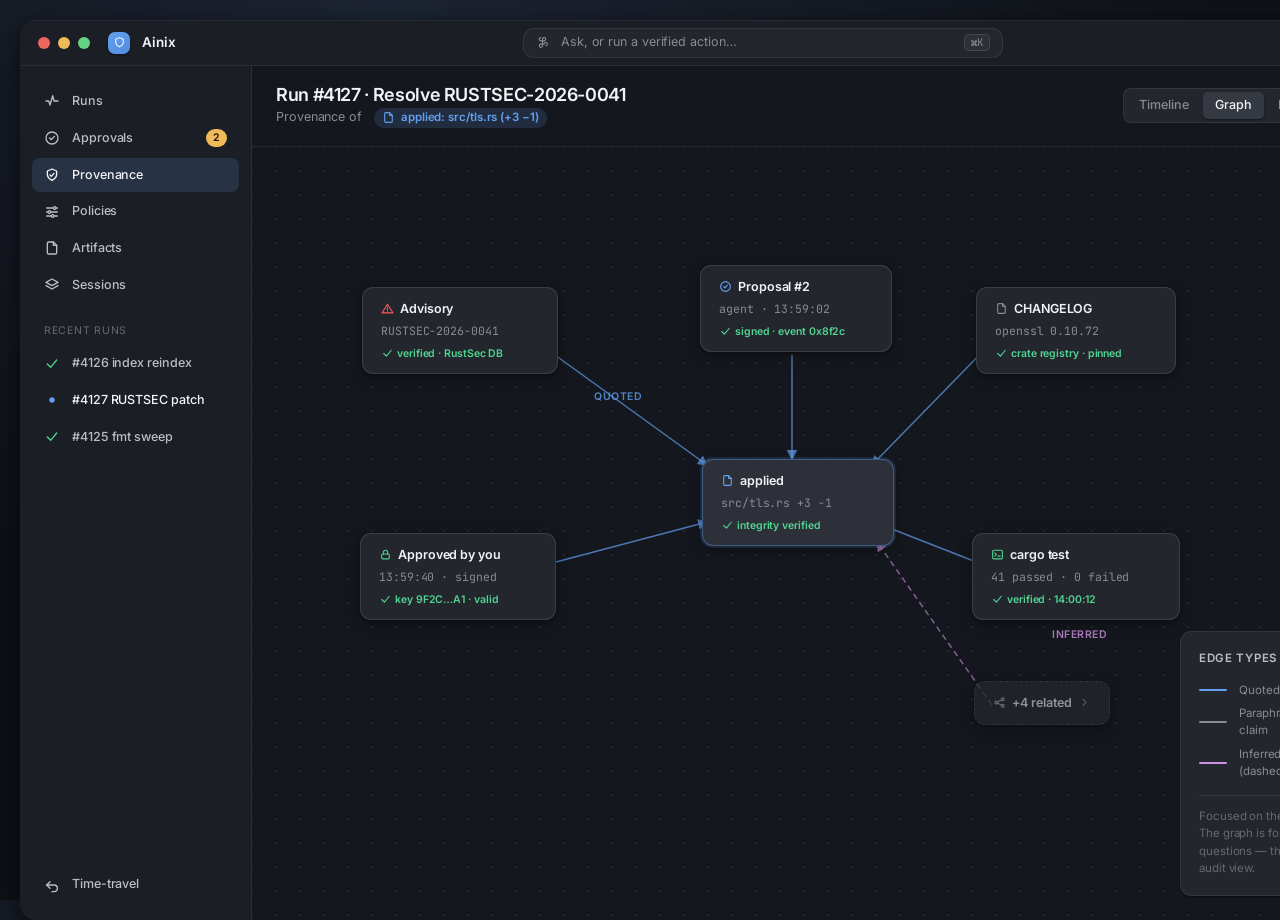
<file: assets/ui-deck/07-graph.html>
<!doctype html><html lang="en" data-theme="dark"><head>
<meta charset="utf-8"><title>Ainix — Provenance Graph</title>
<link rel="stylesheet" href="tokens.css"><link rel="stylesheet" href="app.css">
<style>
body {
  padding: 20px;
  display: grid;
  place-items: center;
  background: radial-gradient(120% 120% at 30% 0%, oklch(0.26 0.03 264) 0%, oklch(0.18 0.012 264) 55%);
}

/* Graph canvas */
.graph-canvas {
  flex: 1;
  position: relative;
  overflow: hidden;
  background: var(--bg);
  background-image:
    radial-gradient(circle, var(--hairline) 1px, transparent 1px);
  background-size: 24px 24px;
  background-position: 12px 12px;
}

/* Legend card — positioned corner */
.legend-card {
  position: absolute;
  bottom: var(--s4);
  right: var(--s4);
  width: 256px;
  padding: var(--s3);
  z-index: 10;
}
.legend-title { font-size: var(--t-xs); font-weight: 600; color: var(--text-2); margin-bottom: var(--s2); text-transform: uppercase; letter-spacing: 0.06em; }
.legend-row { display: flex; align-items: center; gap: var(--s2); font-size: var(--t-xs); color: var(--text-3); padding: 3px 0; }
.legend-line { width: 28px; height: 2px; border-radius: 1px; flex: none; }
.legend-line.quoted { background: var(--accent); }
.legend-line.para { background: var(--text-3); }
.legend-line.inferred { background: var(--inferred); height: 2px; background-image: repeating-linear-gradient(90deg, var(--inferred) 0 5px, transparent 5px 9px); }
.legend-note { font-size: var(--t-xs); color: var(--text-4); margin-top: var(--s2); padding-top: var(--s2); border-top: 1px solid var(--hairline); line-height: 1.5; }

/* Graph node styles */
.gnode {
  position: absolute;
  background: var(--surface-2);
  border: 1px solid var(--hairline-2);
  border-radius: var(--r-md);
  box-shadow: var(--shadow-2);
  padding: var(--s2) var(--s3);
  display: flex;
  flex-direction: column;
  gap: 4px;
  cursor: default;
  transition: box-shadow var(--dur-fast);
}
.gnode:hover { box-shadow: var(--shadow-3); }
.gnode.central {
  background: var(--surface-3);
  border-color: var(--accent-line);
  box-shadow: 0 0 0 2px var(--accent-quiet), var(--shadow-2);
}
.gnode .node-head { display: flex; align-items: center; gap: var(--s1); }
.gnode .node-icon { color: var(--text-3); }
.gnode .node-label { font-size: var(--t-sm); font-weight: 600; color: var(--text); }
.gnode .node-sub { font-size: var(--t-xs); color: var(--text-3); font-family: var(--mono); }
.gnode .node-tick { display: flex; align-items: center; gap: 3px; font-size: var(--t-2xs); font-weight: 600; color: var(--verified); margin-top: 2px; }
.gnode.collapsed {
  background: var(--surface-2);
  border: 1px dashed var(--hairline-2);
  opacity: 0.75;
  cursor: pointer;
  align-items: center;
  justify-content: center;
  flex-direction: row;
  gap: var(--s1);
}
.gnode.collapsed:hover { opacity: 1; }

/* Edge SVG overlay */
.edge-svg {
  position: absolute;
  inset: 0;
  pointer-events: none;
  overflow: visible;
}
</style>
</head><body>
<script src="sprite.js"></script>

<div class="window">
  <!-- titlebar -->
  <div class="titlebar">
    <div class="traffic"><i class="r"></i><i class="y"></i><i class="g"></i></div>
    <div class="brand"><span class="glyph"><svg class="i sm" style="stroke:var(--on-accent)"><use href="#ic-shield"/></svg></span> Ainix</div>
    <div class="spacer"></div>
    <div class="cmd"><svg class="i sm"><use href="#ic-cmd"/></svg> Ask, or run a verified action…<span class="kbd">⌘K</span></div>
    <div class="spacer"></div>
    <svg class="i" style="color:var(--text-3)"><use href="#ic-search"/></svg>
    <div class="chip neutral" style="height:26px"><svg class="i sm"><use href="#ic-user"/></svg> you</div>
  </div>

  <div class="body">
    <!-- nav rail -->
    <nav class="rail">
      <div class="nav"><svg class="i"><use href="#ic-runs"/></svg> Runs</div>
      <div class="nav"><svg class="i"><use href="#ic-approve"/></svg> Approvals <span class="count warn">2</span></div>
      <div class="nav active"><svg class="i"><use href="#ic-prov"/></svg> Provenance</div>
      <div class="nav"><svg class="i"><use href="#ic-policy"/></svg> Policies</div>
      <div class="nav"><svg class="i"><use href="#ic-artifact"/></svg> Artifacts</div>
      <div class="nav"><svg class="i"><use href="#ic-session"/></svg> Sessions</div>
      <div class="grp">Recent runs</div>
      <div class="nav" style="font-weight:500"><svg class="i" style="color:var(--verified)"><use href="#ic-check"/></svg> #4126 index reindex</div>
      <div class="nav" style="font-weight:500;color:var(--text)"><svg class="i" style="color:var(--accent)"><use href="#ic-dot"/></svg> #4127 RUSTSEC patch</div>
      <div class="nav" style="font-weight:500"><svg class="i" style="color:var(--verified)"><use href="#ic-check"/></svg> #4125 fmt sweep</div>
      <div class="spacer"></div>
      <div class="nav"><svg class="i"><use href="#ic-undo"/></svg> Time-travel</div>
    </nav>

    <!-- content -->
    <div class="content">
      <div class="toolbar">
        <div class="stack" style="gap:2px">
          <h2>Run #4127 · Resolve RUSTSEC-2026-0041</h2>
          <div class="sub flex gap2">
            <span>Provenance of</span>
            <span class="chip accent" style="height:20px;padding:0 8px;font-size:var(--t-xs)"><svg class="i sm"><use href="#ic-file"/></svg> applied: src/tls.rs (+3 −1)</span>
          </div>
        </div>
        <div class="spacer"></div>
        <div class="seg">
          <button>Timeline</button>
          <button class="on">Graph</button>
          <button>Diffs</button>
        </div>
        <button class="btn ghost"><svg class="i sm"><use href="#ic-undo"/></svg> Rewind</button>
      </div>

      <!-- graph canvas — fills remaining height -->
      <div class="graph-canvas">

        <!-- SVG edges drawn first (behind nodes) -->
        <svg class="edge-svg" xmlns="http://www.w3.org/2000/svg">
          <defs>
            <marker id="arr-accent" markerWidth="7" markerHeight="7" refX="6" refY="3.5" orient="auto">
              <path d="M0 0 L7 3.5 L0 7 Z" fill="oklch(0.70 0.135 256)" opacity="0.7"/>
            </marker>
            <marker id="arr-muted" markerWidth="7" markerHeight="7" refX="6" refY="3.5" orient="auto">
              <path d="M0 0 L7 3.5 L0 7 Z" fill="oklch(0.64 0.010 264)" opacity="0.6"/>
            </marker>
            <marker id="arr-inferred" markerWidth="7" markerHeight="7" refX="6" refY="3.5" orient="auto">
              <path d="M0 0 L7 3.5 L0 7 Z" fill="oklch(0.74 0.13 318)" opacity="0.7"/>
            </marker>
          </defs>

          <!-- Central node is at ~(540, 310) center, 180w 70h → center (540,345) -->
          <!-- Node positions (center points):
               central: (540, 345)
               advisory: (200, 168)  top-left
               changelog: (820, 168) top-right
               approval: (200, 420)  mid-left
               tests: (820, 420)     mid-right
               proposal: (540, 156)  top-center
               collapsed: (820, 570) bottom-right
          -->

          <!-- advisory → central (quoted / accent) -->
          <line x1="285" y1="195" x2="455" y2="318"
            stroke="oklch(0.70 0.135 256)" stroke-width="1.5" stroke-opacity="0.7"
            marker-end="url(#arr-accent)"/>

          <!-- changelog → central (quoted / accent) -->
          <line x1="740" y1="195" x2="620" y2="318"
            stroke="oklch(0.70 0.135 256)" stroke-width="1.5" stroke-opacity="0.7"
            marker-end="url(#arr-accent)"/>

          <!-- proposal → central (quoted / accent) -->
          <line x1="540" y1="208" x2="540" y2="312"
            stroke="oklch(0.70 0.135 256)" stroke-width="1.5" stroke-opacity="0.7"
            marker-end="url(#arr-accent)"/>

          <!-- approval → central (quoted / accent) -->
          <line x1="285" y1="420" x2="455" y2="375"
            stroke="oklch(0.70 0.135 256)" stroke-width="1.5" stroke-opacity="0.7"
            marker-end="url(#arr-accent)"/>

          <!-- tests → central (quoted / accent) -->
          <line x1="737" y1="420" x2="622" y2="375"
            stroke="oklch(0.70 0.135 256)" stroke-width="1.5" stroke-opacity="0.7"
            marker-end="url(#arr-accent)"/>

          <!-- collapsed → central (inferred / dashed) -->
          <line x1="740" y1="558" x2="625" y2="395"
            stroke="oklch(0.74 0.13 318)" stroke-width="1.5" stroke-opacity="0.6"
            stroke-dasharray="6 4"
            marker-end="url(#arr-inferred)"/>
        </svg>

        <!-- ── Central node ── -->
        <div class="gnode central" style="left:450px;top:312px;width:192px">
          <div class="node-head">
            <svg class="i sm node-icon" style="color:var(--accent)"><use href="#ic-file"/></svg>
            <span class="node-label">applied</span>
          </div>
          <div class="node-sub">src/tls.rs  +3 −1</div>
          <div class="node-tick">
            <svg class="i sm"><use href="#ic-check"/></svg>
            integrity verified
          </div>
        </div>

        <!-- ── Source: advisory ── -->
        <div class="gnode" style="left:110px;top:140px;width:196px">
          <div class="node-head">
            <svg class="i sm node-icon" style="color:var(--danger)"><use href="#ic-warn"/></svg>
            <span class="node-label">Advisory</span>
          </div>
          <div class="node-sub">RUSTSEC-2026-0041</div>
          <div class="node-tick">
            <svg class="i sm"><use href="#ic-check"/></svg>
            verified · RustSec DB
          </div>
        </div>

        <!-- ── Source: changelog ── -->
        <div class="gnode" style="left:724px;top:140px;width:200px">
          <div class="node-head">
            <svg class="i sm node-icon" style="color:var(--text-3)"><use href="#ic-artifact"/></svg>
            <span class="node-label">CHANGELOG</span>
          </div>
          <div class="node-sub">openssl 0.10.72</div>
          <div class="node-tick">
            <svg class="i sm"><use href="#ic-check"/></svg>
            crate registry · pinned
          </div>
        </div>

        <!-- ── Source: proposal ── -->
        <div class="gnode" style="left:448px;top:118px;width:192px">
          <div class="node-head">
            <svg class="i sm node-icon" style="color:var(--accent)"><use href="#ic-approve"/></svg>
            <span class="node-label">Proposal #2</span>
          </div>
          <div class="node-sub">agent · 13:59:02</div>
          <div class="node-tick">
            <svg class="i sm"><use href="#ic-check"/></svg>
            signed · event 0x8f2c
          </div>
        </div>

        <!-- ── Source: approval by you ── -->
        <div class="gnode" style="left:108px;top:386px;width:196px">
          <div class="node-head">
            <svg class="i sm node-icon" style="color:var(--verified)"><use href="#ic-lock"/></svg>
            <span class="node-label">Approved by you</span>
          </div>
          <div class="node-sub">13:59:40 · signed</div>
          <div class="node-tick">
            <svg class="i sm"><use href="#ic-check"/></svg>
            key 9F2C…A1 · valid
          </div>
        </div>

        <!-- ── Source: cargo test ── -->
        <div class="gnode" style="left:720px;top:386px;width:208px">
          <div class="node-head">
            <svg class="i sm node-icon" style="color:var(--verified)"><use href="#ic-term"/></svg>
            <span class="node-label">cargo test</span>
          </div>
          <div class="node-sub">41 passed · 0 failed</div>
          <div class="node-tick">
            <svg class="i sm"><use href="#ic-check"/></svg>
            verified · 14:00:12
          </div>
        </div>

        <!-- ── Collapsed peripheral node ── -->
        <div class="gnode collapsed" style="left:722px;top:534px;width:136px;padding:var(--s2) var(--s3)">
          <svg class="i sm" style="color:var(--text-3)"><use href="#ic-graph"/></svg>
          <span style="font-size:var(--t-sm);color:var(--text-2);font-weight:600">+4 related</span>
          <svg class="i sm" style="color:var(--text-4)"><use href="#ic-chev"/></svg>
        </div>

        <!-- edge type labels inline -->
        <div style="position:absolute;left:342px;top:242px;font-size:var(--t-2xs);color:oklch(0.70 0.135 256);font-weight:600;opacity:0.8;letter-spacing:0.05em;text-transform:uppercase">quoted</div>
        <div style="position:absolute;left:800px;top:480px;font-size:var(--t-2xs);color:var(--inferred);font-weight:600;opacity:0.8;letter-spacing:0.05em;text-transform:uppercase">inferred</div>

        <!-- Legend card -->
        <div class="card legend-card">
          <div class="legend-title">Edge types</div>
          <div class="legend-row">
            <div class="legend-line quoted"></div>
            <span>Quoted — verbatim source text</span>
          </div>
          <div class="legend-row">
            <div class="legend-line para"></div>
            <span>Paraphrased — compressed claim</span>
          </div>
          <div class="legend-row">
            <div class="legend-line inferred"></div>
            <span>Inferred — model reasoning (dashed)</span>
          </div>
          <div class="legend-note">Focused on the provenance of 1 action. The graph is for path, hub, and impact questions — the timeline is the default audit view.</div>
        </div>

      </div><!-- end graph-canvas -->
    </div><!-- end content -->
  </div><!-- end body -->
</div><!-- end window -->
</body></html>
</file>
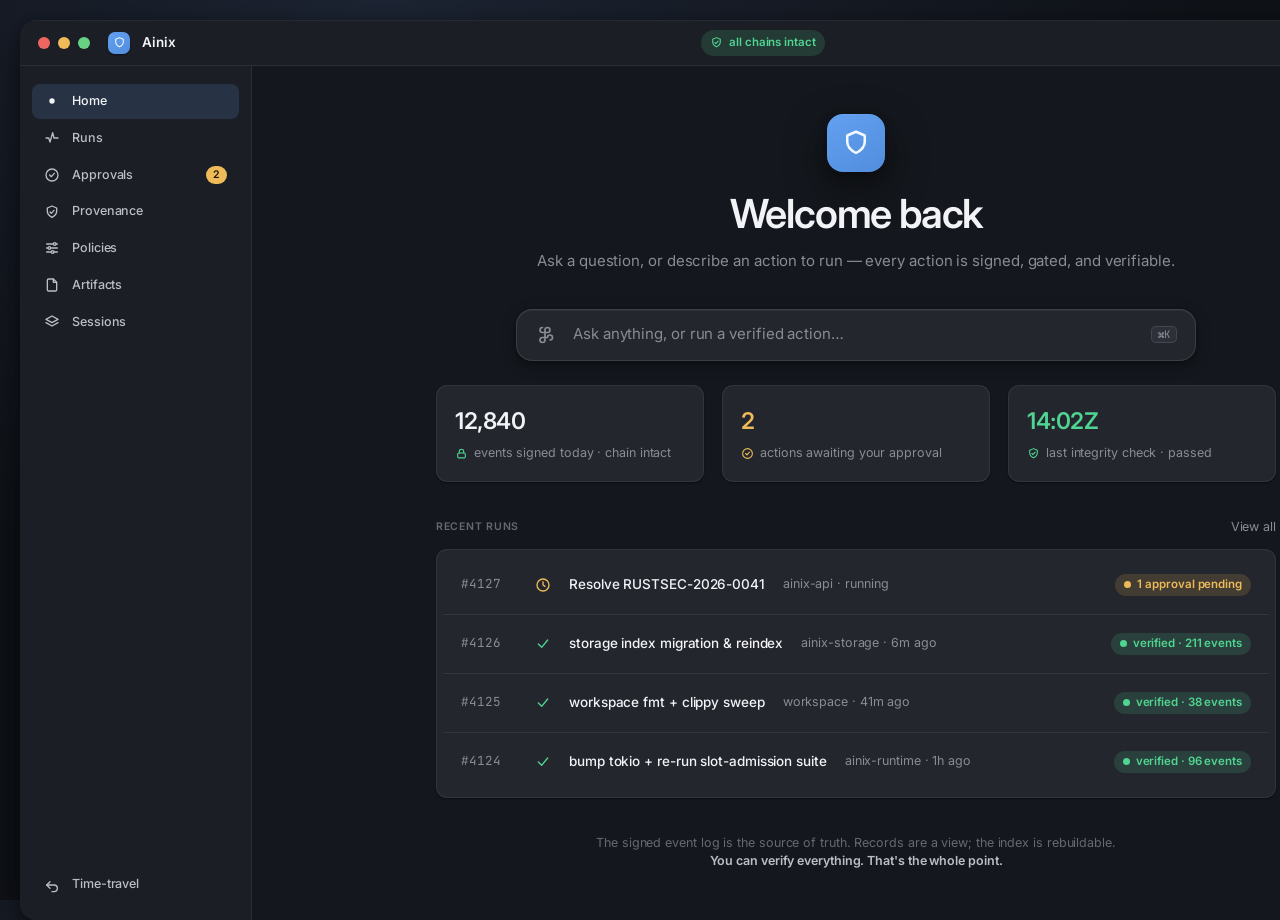
<file: assets/ui-deck/08-shell-cover.html>
<!doctype html><html lang="en" data-theme="dark"><head>
<meta charset="utf-8"><title>Ainix — Shell</title>
<link rel="stylesheet" href="tokens.css"><link rel="stylesheet" href="app.css">
<style>
body{padding:20px;display:grid;place-items:center;background:
  radial-gradient(120% 120% at 30% 0%, oklch(0.26 0.03 264) 0%, oklch(0.18 0.012 264) 55%);}
.home{flex:1;min-height:0;overflow-y:auto;display:flex;flex-direction:column;
  align-items:center;padding:var(--s6) var(--s6) var(--s4);}
.home .mark{width:58px;height:58px;border-radius:var(--r-lg);display:grid;place-items:center;
  background:linear-gradient(145deg,var(--accent),var(--accent-press));box-shadow:var(--shadow-3),var(--sheen);
  margin-bottom:var(--s3);}
.home h1{font-size:var(--t-3xl);letter-spacing:-0.03em;}
.home .tag{color:var(--text-3);font-size:var(--t-md);margin-top:var(--s2);}
.bigcmd{width:680px;max-width:100%;height:52px;margin:var(--s5) 0 var(--s4);display:flex;align-items:center;
  gap:var(--s3);padding:0 var(--s3);border-radius:var(--r-lg);background:var(--surface-2);
  border:1px solid var(--hairline-2);box-shadow:var(--shadow-2),var(--sheen);color:var(--text-3);font-size:var(--t-md);}
.stats{display:grid;grid-template-columns:repeat(3,1fr);gap:var(--s3);width:840px;max-width:100%;}
.stat{padding:var(--s3);display:flex;flex-direction:column;gap:6px;}
.stat .n{font-size:var(--t-xl);font-weight:600;letter-spacing:-0.02em;}
.stat .l{color:var(--text-3);font-size:var(--t-sm);display:flex;align-items:center;gap:6px;}
.recent{width:840px;max-width:100%;margin-top:var(--s5);}
.runrow{display:flex;align-items:center;gap:var(--s3);padding:var(--s3);border-radius:var(--r-md);}
.runrow:hover{background:var(--surface-1);}
.runrow .id{font-family:var(--mono);font-size:var(--t-sm);color:var(--text-3);width:56px;}
.runrow .t{font-weight:500;}
.foot{margin-top:var(--s5);color:var(--text-4);font-size:var(--t-sm);text-align:center;}
.foot b{color:var(--text-2);font-weight:600;}
</style></head><body>
<script src="sprite.js"></script>

<div class="window">
  <div class="titlebar">
    <div class="traffic"><i class="r"></i><i class="y"></i><i class="g"></i></div>
    <div class="brand"><span class="glyph"><svg class="i sm" style="stroke:var(--on-accent)"><use href="#ic-shield"/></svg></span> Ainix</div>
    <div class="spacer"></div>
    <div class="chip verified" style="height:26px"><svg class="i sm"><use href="#ic-prov"/></svg> all chains intact</div>
    <div class="spacer"></div>
    <svg class="i" style="color:var(--text-3)"><use href="#ic-search"/></svg>
    <div class="chip neutral" style="height:26px"><svg class="i sm"><use href="#ic-user"/></svg> you</div>
  </div>

  <div class="body">
    <nav class="rail">
      <div class="nav active"><svg class="i"><use href="#ic-dot"/></svg> Home</div>
      <div class="nav"><svg class="i"><use href="#ic-runs"/></svg> Runs</div>
      <div class="nav"><svg class="i"><use href="#ic-approve"/></svg> Approvals <span class="count warn">2</span></div>
      <div class="nav"><svg class="i"><use href="#ic-prov"/></svg> Provenance</div>
      <div class="nav"><svg class="i"><use href="#ic-policy"/></svg> Policies</div>
      <div class="nav"><svg class="i"><use href="#ic-artifact"/></svg> Artifacts</div>
      <div class="nav"><svg class="i"><use href="#ic-session"/></svg> Sessions</div>
      <div class="spacer"></div>
      <div class="nav"><svg class="i"><use href="#ic-undo"/></svg> Time-travel</div>
    </nav>

    <div class="content">
      <div class="home">
        <div class="mark"><svg class="i lg" style="width:30px;height:30px;stroke:var(--on-accent)"><use href="#ic-shield"/></svg></div>
        <h1>Welcome back</h1>
        <div class="tag">Ask a question, or describe an action to run — every action is signed, gated, and verifiable.</div>

        <div class="bigcmd"><svg class="i lg"><use href="#ic-cmd"/></svg> Ask anything, or run a verified action…<span class="spacer"></span><span class="kbd">⌘K</span></div>

        <div class="stats">
          <div class="stat card"><div class="n">12,840</div><div class="l"><svg class="i sm" style="color:var(--verified)"><use href="#ic-lock"/></svg> events signed today · chain intact</div></div>
          <div class="stat card"><div class="n" style="color:var(--review)">2</div><div class="l"><svg class="i sm" style="color:var(--review)"><use href="#ic-approve"/></svg> actions awaiting your approval</div></div>
          <div class="stat card"><div class="n" style="color:var(--verified)">14:02Z</div><div class="l"><svg class="i sm" style="color:var(--verified)"><use href="#ic-prov"/></svg> last integrity check · passed</div></div>
        </div>

        <div class="recent">
          <div class="row-between" style="margin-bottom:var(--s2)"><div class="section-label">Recent runs</div><a class="muted" style="font-size:var(--t-sm)">View all</a></div>
          <div class="card" style="padding:var(--s1)">
            <div class="runrow"><span class="id">#4127</span><svg class="i" style="color:var(--review)"><use href="#ic-clock"/></svg><span class="t">Resolve RUSTSEC-2026-0041</span><span class="muted" style="font-size:var(--t-sm)">ainix-api · running</span><span class="spacer"></span><span class="chip review"><span class="dot"></span>1 approval pending</span></div>
            <hr class="div">
            <div class="runrow"><span class="id">#4126</span><svg class="i" style="color:var(--verified)"><use href="#ic-check"/></svg><span class="t">storage index migration &amp; reindex</span><span class="muted" style="font-size:var(--t-sm)">ainix-storage · 6m ago</span><span class="spacer"></span><span class="chip verified"><span class="dot"></span>verified · 211 events</span></div>
            <hr class="div">
            <div class="runrow"><span class="id">#4125</span><svg class="i" style="color:var(--verified)"><use href="#ic-check"/></svg><span class="t">workspace fmt + clippy sweep</span><span class="muted" style="font-size:var(--t-sm)">workspace · 41m ago</span><span class="spacer"></span><span class="chip verified"><span class="dot"></span>verified · 38 events</span></div>
            <hr class="div">
            <div class="runrow"><span class="id">#4124</span><svg class="i" style="color:var(--verified)"><use href="#ic-check"/></svg><span class="t">bump tokio + re-run slot-admission suite</span><span class="muted" style="font-size:var(--t-sm)">ainix-runtime · 1h ago</span><span class="spacer"></span><span class="chip verified"><span class="dot"></span>verified · 96 events</span></div>
          </div>
        </div>

        <div class="foot">The signed event log is the source of truth. Records are a view; the index is rebuildable.<br><b>You can verify everything. That's the whole point.</b></div>
      </div>
    </div>
  </div>
</div>
</body></html>
</file>
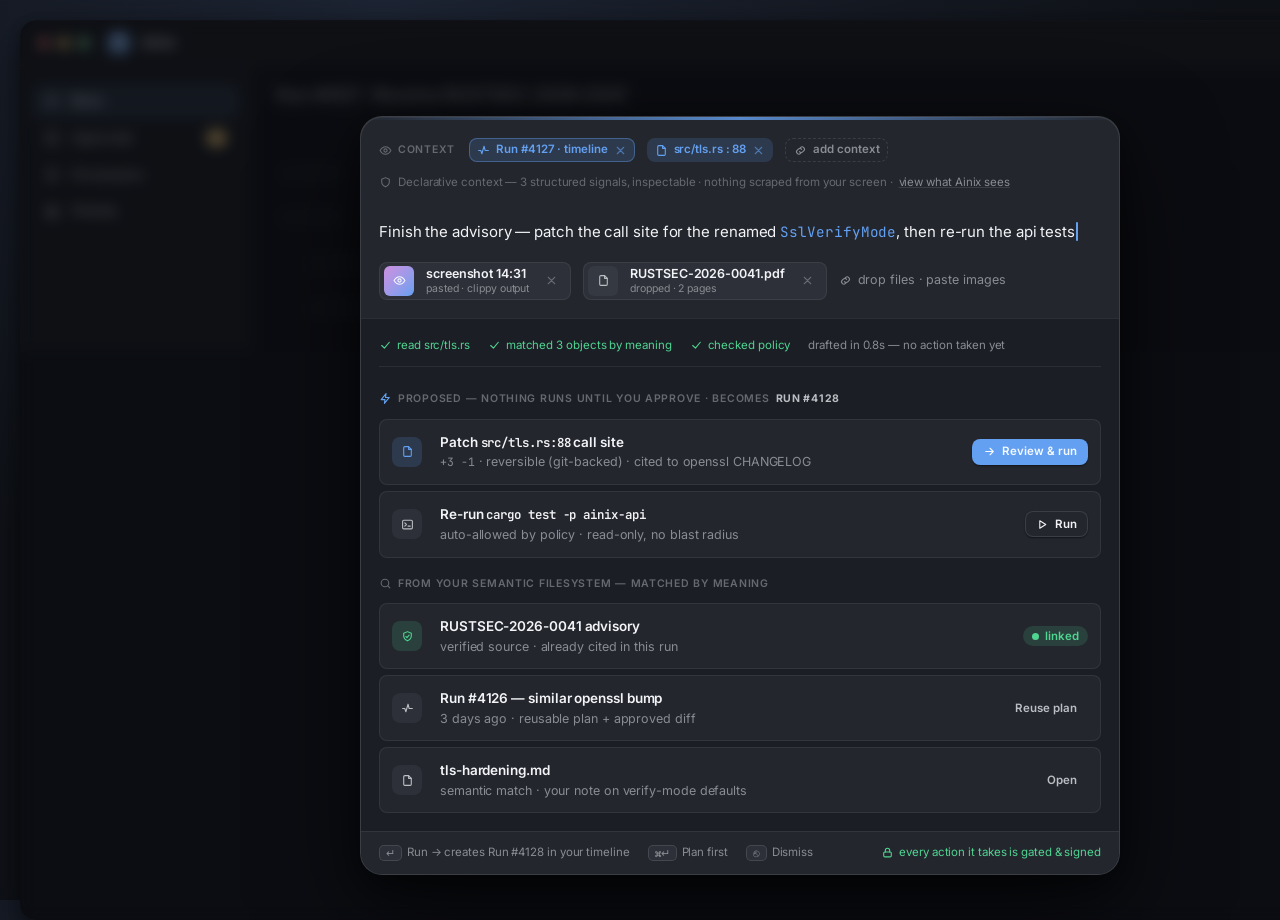
<file: assets/ui-deck/09-summon-work-surface.html>
<!doctype html><html lang="en" data-theme="dark"><head>
<meta charset="utf-8"><title>Ainix — Summon (work surface)</title>
<link rel="stylesheet" href="tokens.css"><link rel="stylesheet" href="app.css">
<style>
body{padding:20px;display:grid;place-items:center;background:
  radial-gradient(120% 120% at 30% 0%, oklch(0.26 0.03 264) 0%, oklch(0.18 0.012 264) 55%);}

/* the dimmed shell behind, to show "summoned over your screen" */
.backdrop{position:absolute;inset:0;filter:saturate(.7);}
.backdrop .content{opacity:.5}
.scrim{position:absolute;inset:0;background:oklch(0.13 0.012 264 / .60);
  backdrop-filter:blur(7px);-webkit-backdrop-filter:blur(7px);}

/* the summon HUD */
.summon{position:absolute;top:96px;left:50%;transform:translateX(-50%);
  width:760px;max-width:92%;background:var(--surface-2);border:1px solid var(--hairline-2);
  border-radius:var(--r-xl);box-shadow:0 40px 100px oklch(0 0 0 / .6),0 10px 30px oklch(0 0 0 /.45),var(--sheen);
  overflow:hidden;display:flex;flex-direction:column;max-height:760px;}
.summon .glow{height:3px;background:linear-gradient(90deg,transparent,var(--accent),transparent);opacity:.8}

/* context strip */
.ctx{display:flex;align-items:center;gap:var(--s2);flex-wrap:wrap;padding:var(--s3) var(--s3) var(--s2);}
.ctx .lbl{font-size:var(--t-2xs);text-transform:uppercase;letter-spacing:.07em;color:var(--text-4);
  font-weight:600;display:flex;align-items:center;gap:6px;margin-right:2px}
.cchip{display:inline-flex;align-items:center;gap:6px;height:24px;padding:0 8px;border-radius:var(--r-sm);
  background:var(--accent-quiet);color:var(--accent);font-size:var(--t-xs);font-weight:600}
.cchip.live{box-shadow:0 0 0 1px var(--accent-line) inset}
.cchip .x{color:var(--accent);opacity:.6;cursor:pointer}
.cchip.add{background:transparent;color:var(--text-3);border:1px dashed var(--hairline-2)}

/* compose */
.compose{padding:var(--s2) var(--s3) var(--s3);}
.compose .input{font-size:var(--t-md);color:var(--text);line-height:1.5;min-height:30px;padding:var(--s1) 0}
.compose .input .ph{color:var(--text-3)}
.compose .caret{display:inline-block;width:2px;height:19px;background:var(--accent);
  vertical-align:-4px;margin-left:1px;border-radius:2px}
.atts{display:flex;gap:var(--s2);margin-top:var(--s2);flex-wrap:wrap}
.att{display:flex;align-items:center;gap:var(--s2);height:38px;padding:0 var(--s2) 0 4px;border-radius:var(--r-sm);
  background:var(--surface-3);border:1px solid var(--hairline);font-size:var(--t-sm)}
.att .thumb{width:30px;height:30px;border-radius:6px;display:grid;place-items:center;color:var(--on-accent)}
.att .meta{display:flex;flex-direction:column;line-height:1.25}
.att .meta b{font-weight:600;font-size:var(--t-sm)}
.att .meta span{font-size:var(--t-2xs);color:var(--text-3)}
.att .x{color:var(--text-4);margin-left:4px;cursor:pointer}
.attadd{color:var(--text-3);font-size:var(--t-sm);display:flex;align-items:center;gap:6px;height:38px}

/* working area — proposals + semantic objects (NOT a transcript) */
.work{border-top:1px solid var(--hairline);background:var(--surface-1);
  padding:var(--s3);overflow-y:auto;display:flex;flex-direction:column;gap:var(--s3)}
.wsec .h{font-size:var(--t-2xs);text-transform:uppercase;letter-spacing:.07em;color:var(--text-4);
  font-weight:600;margin-bottom:var(--s2);display:flex;align-items:center;gap:6px}
.wrow{display:flex;align-items:center;gap:var(--s3);padding:var(--s2) var(--s2);border-radius:var(--r-sm);
  background:var(--surface-2);border:1px solid var(--hairline)}
.wrow+.wrow{margin-top:6px}
.wrow .ico{width:30px;height:30px;border-radius:var(--r-sm);display:grid;place-items:center;flex:none;
  background:var(--surface-3);color:var(--text-2)}
.wrow .ico.act{background:var(--accent-quiet);color:var(--accent)}
.wrow .ico.ok{background:var(--verified-bg);color:var(--verified)}
.wrow .t{flex:1;min-width:0}
.wrow .t b{font-weight:600}
.wrow .t .d{font-size:var(--t-sm);color:var(--text-3);margin-top:1px}
.wrow .t .d code{font-family:var(--mono);font-size:.92em}

/* footer */
.foot{display:flex;align-items:center;gap:var(--s3);padding:var(--s2) var(--s3);
  border-top:1px solid var(--hairline);background:var(--surface-2)}
.foot .h{display:flex;align-items:center;gap:5px;font-size:var(--t-xs);color:var(--text-3)}
.ctxnote{font-size:var(--t-xs);color:var(--text-4);display:flex;align-items:center;gap:6px;padding:0 var(--s3) var(--s2)}
.ctxnote a{color:var(--text-3);text-decoration:underline;text-decoration-color:var(--hairline-2);cursor:pointer}
.steps{font-size:var(--t-xs);color:var(--text-3);display:flex;align-items:center;gap:var(--s3);flex-wrap:wrap;
  padding-bottom:var(--s2);margin-bottom:var(--s1);border-bottom:1px solid var(--hairline)}
.steps .s{display:inline-flex;align-items:center;gap:5px}
.steps .s.ok{color:var(--verified)}
</style></head><body>
<script src="sprite.js"></script>

<div class="window">
  <!-- dimmed shell behind (you summoned this over the run timeline) -->
  <div class="backdrop">
    <div class="titlebar">
      <div class="traffic"><i class="r"></i><i class="y"></i><i class="g"></i></div>
      <div class="brand"><span class="glyph"><svg class="i sm" style="stroke:var(--on-accent)"><use href="#ic-shield"/></svg></span> Ainix</div>
      <div class="spacer"></div><div class="spacer"></div>
    </div>
    <div class="body">
      <nav class="rail">
        <div class="nav active"><svg class="i"><use href="#ic-runs"/></svg> Runs</div>
        <div class="nav"><svg class="i"><use href="#ic-approve"/></svg> Approvals <span class="count warn">2</span></div>
        <div class="nav"><svg class="i"><use href="#ic-prov"/></svg> Provenance</div>
        <div class="nav"><svg class="i"><use href="#ic-policy"/></svg> Policies</div>
      </nav>
      <div class="content">
        <div class="toolbar"><h2>Run #4127 · Resolve RUSTSEC-2026-0041</h2></div>
        <div class="scroll"><div class="timeline">
          <div class="evt"><div class="ts">13:58:02</div><div class="gut"><div class="node verified"></div></div><div class="main"><div class="line1"><span class="actor human">you</span><span class="act">requested</span></div></div><div class="right"></div></div>
          <div class="evt"><div class="ts">13:58:03</div><div class="gut"><div class="node accent"></div></div><div class="main"><div class="line1"><span class="actor agent">agent</span><span class="act">planned</span><span class="chip neutral">4 steps</span></div></div><div class="right"></div></div>
          <div class="evt depth1"><div class="ts">13:59:02</div><div class="gut"><div class="node verified"></div></div><div class="main"><div class="line1"><span class="actor agent">agent</span><span class="act">applied</span><span class="target">src/tls.rs</span></div></div><div class="right"></div></div>
          <div class="evt depth1"><div class="ts">14:00:12</div><div class="gut"><div class="node verified"></div></div><div class="main"><div class="line1"><span class="actor agent">agent</span><span class="act">ran</span><span class="target">cargo test</span></div></div><div class="right"></div></div>
        </div></div>
      </div>
    </div>
  </div>

  <div class="scrim"></div>

  <!-- the summon HUD -->
  <div class="summon">
    <div class="glow"></div>

    <div class="ctx">
      <span class="lbl"><svg class="i sm"><use href="#ic-eye"/></svg> Context</span>
      <span class="cchip live"><svg class="i sm"><use href="#ic-runs"/></svg> Run #4127 · timeline <span class="x"><svg class="i sm"><use href="#ic-x"/></svg></span></span>
      <span class="cchip"><svg class="i sm"><use href="#ic-file"/></svg> src/tls.rs : 88 <span class="x"><svg class="i sm"><use href="#ic-x"/></svg></span></span>
      <span class="cchip add"><svg class="i sm"><use href="#ic-link"/></svg> add context</span>
    </div>
    <div class="ctxnote"><svg class="i sm"><use href="#ic-shield"/></svg> Declarative context — 3 structured signals, inspectable · nothing scraped from your screen · <a>view what Ainix sees</a></div>

    <div class="compose">
      <div class="input">Finish the advisory — patch the call site for the renamed <code style="font-family:var(--mono);font-size:.95em;color:var(--accent)">SslVerifyMode</code>, then re-run the api tests<span class="caret"></span></div>
      <div class="atts">
        <div class="att"><span class="thumb" style="background:linear-gradient(135deg,var(--inferred),var(--accent))"><svg class="i sm" style="stroke:var(--on-accent)"><use href="#ic-eye"/></svg></span><span class="meta"><b>screenshot 14:31</b><span>pasted · clippy output</span></span><span class="x"><svg class="i sm"><use href="#ic-x"/></svg></span></div>
        <div class="att"><span class="thumb" style="background:var(--surface-hi);color:var(--text-2)"><svg class="i sm"><use href="#ic-file"/></svg></span><span class="meta"><b>RUSTSEC-2026-0041.pdf</b><span>dropped · 2 pages</span></span><span class="x"><svg class="i sm"><use href="#ic-x"/></svg></span></div>
        <div class="attadd"><svg class="i sm"><use href="#ic-link"/></svg> drop files · paste images</div>
      </div>
    </div>

    <div class="work">
      <div class="steps"><span class="s ok"><svg class="i sm"><use href="#ic-check"/></svg> read src/tls.rs</span><span class="s ok"><svg class="i sm"><use href="#ic-check"/></svg> matched 3 objects by meaning</span><span class="s ok"><svg class="i sm"><use href="#ic-check"/></svg> checked policy</span><span class="s">drafted in 0.8s — no action taken yet</span></div>
      <div class="wsec">
        <div class="h"><svg class="i sm" style="color:var(--accent)"><use href="#ic-bolt"/></svg> Proposed — nothing runs until you approve · becomes <b style="color:var(--text-2)">Run #4128</b></div>
        <div class="wrow">
          <span class="ico act"><svg class="i sm"><use href="#ic-file"/></svg></span>
          <div class="t"><b>Patch <code>src/tls.rs:88</code> call site</b><div class="d"><code>+3 −1</code> · reversible (git-backed) · cited to openssl CHANGELOG</div></div>
          <button class="btn primary sm"><svg class="i sm"><use href="#ic-arrow"/></svg> Review &amp; run</button>
        </div>
        <div class="wrow">
          <span class="ico"><svg class="i sm"><use href="#ic-term"/></svg></span>
          <div class="t"><b>Re-run <code>cargo test -p ainix-api</code></b><div class="d">auto-allowed by policy · read-only, no blast radius</div></div>
          <button class="btn sm"><svg class="i sm"><use href="#ic-play"/></svg> Run</button>
        </div>
      </div>

      <div class="wsec">
        <div class="h"><svg class="i sm"><use href="#ic-search"/></svg> From your semantic filesystem — matched by meaning</div>
        <div class="wrow">
          <span class="ico ok"><svg class="i sm"><use href="#ic-prov"/></svg></span>
          <div class="t"><b>RUSTSEC-2026-0041 advisory</b><div class="d">verified source · already cited in this run</div></div>
          <span class="chip verified" style="height:20px"><span class="dot"></span>linked</span>
        </div>
        <div class="wrow">
          <span class="ico"><svg class="i sm"><use href="#ic-runs"/></svg></span>
          <div class="t"><b>Run #4126 — similar openssl bump</b><div class="d">3 days ago · reusable plan + approved diff</div></div>
          <button class="btn ghost sm">Reuse plan</button>
        </div>
        <div class="wrow">
          <span class="ico"><svg class="i sm"><use href="#ic-artifact"/></svg></span>
          <div class="t"><b>tls-hardening.md</b><div class="d">semantic match · your note on verify-mode defaults</div></div>
          <button class="btn ghost sm">Open</button>
        </div>
      </div>
    </div>

    <div class="foot">
      <span class="h"><span class="kbd">↵</span> Run → creates Run #4128 in your timeline</span>
      <span class="h"><span class="kbd">⌘↵</span> Plan first</span>
      <span class="h"><span class="kbd">⎋</span> Dismiss</span>
      <span class="spacer"></span>
      <span class="h" style="color:var(--verified)"><svg class="i sm"><use href="#ic-lock"/></svg> every action it takes is gated &amp; signed</span>
    </div>
  </div>
</div>
</body></html>
</file>
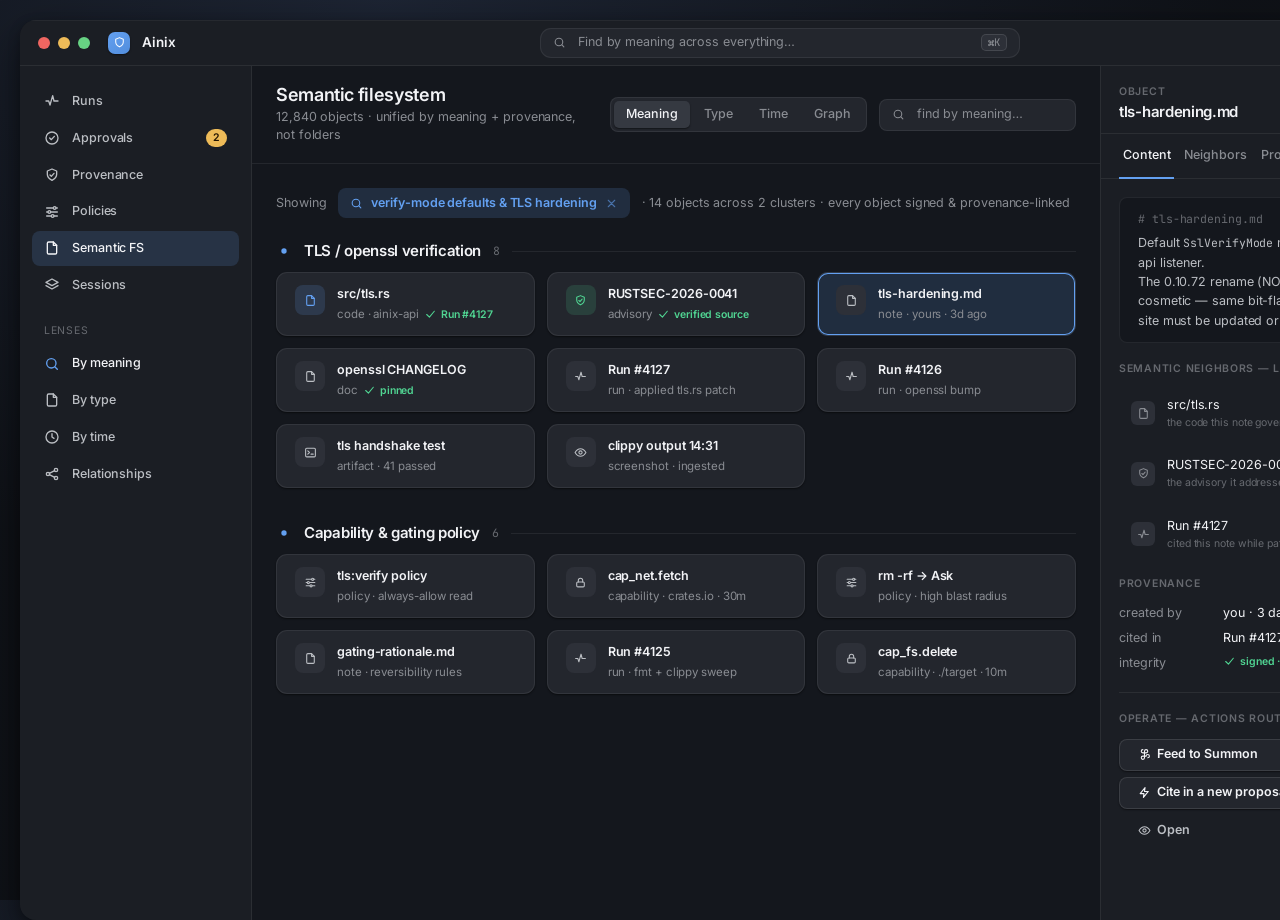
<file: assets/ui-deck/10-semantic-filesystem.html>
<!doctype html><html lang="en" data-theme="dark"><head>
<meta charset="utf-8"><title>Ainix — Semantic Filesystem</title>
<link rel="stylesheet" href="tokens.css"><link rel="stylesheet" href="app.css">
<style>
body{padding:20px;display:grid;place-items:center;background:
  radial-gradient(120% 120% at 30% 0%, oklch(0.26 0.03 264) 0%, oklch(0.18 0.012 264) 55%);}
.qbar{display:flex;align-items:center;gap:var(--s2);margin-bottom:var(--s4)}
.qchip{display:inline-flex;align-items:center;gap:8px;height:30px;padding:0 var(--s2);border-radius:var(--r-sm);
  background:var(--accent-quiet);color:var(--accent);font-size:var(--t-sm);font-weight:600}
.cluster{margin-bottom:var(--s5)}
.cluster .ch{display:flex;align-items:center;gap:var(--s2);margin-bottom:var(--s2)}
.cluster .ch h3{font-size:var(--t-md);font-weight:600}
.cluster .ch .ct{font-size:var(--t-xs);color:var(--text-4);font-family:var(--mono)}
.cluster .ch .ln{flex:1;height:1px;background:var(--hairline)}
.objgrid{display:grid;grid-template-columns:repeat(3,1fr);gap:var(--s2)}
.obj{display:flex;gap:var(--s2);padding:var(--s2) var(--s3);border-radius:var(--r-md);background:var(--surface-2);
  border:1px solid var(--hairline);box-shadow:var(--shadow-1);align-items:flex-start;min-width:0}
.obj:hover{background:var(--surface-hi)}
.obj.sel{background:var(--accent-quiet);box-shadow:0 0 0 1px var(--accent) inset}
.obj .ico{width:30px;height:30px;border-radius:var(--r-sm);display:grid;place-items:center;flex:none;
  background:var(--surface-3);color:var(--text-2)}
.obj .ico.code{background:var(--accent-quiet);color:var(--accent)}
.obj .ico.src{background:var(--verified-bg);color:var(--verified)}
.obj .b{min-width:0;flex:1}
.obj .b .nm{font-weight:600;font-size:var(--t-sm);white-space:nowrap;overflow:hidden;text-overflow:ellipsis}
.obj .b .m{font-size:var(--t-xs);color:var(--text-3);margin-top:2px;display:flex;align-items:center;gap:5px}
.tick{display:inline-flex;align-items:center;gap:4px;font-size:var(--t-2xs);font-weight:600;color:var(--verified)}
.note-strip{display:flex;align-items:center;gap:var(--s2);padding:var(--s2) var(--s3);border-radius:var(--r-md);
  background:var(--surface-1);border:1px solid var(--hairline);color:var(--text-3);font-size:var(--t-sm);margin-bottom:var(--s4)}
.preview{background:var(--bg);border:1px solid var(--hairline);border-radius:var(--r-sm);padding:var(--s2) var(--s3);
  font-size:var(--t-sm);color:var(--text-2);line-height:1.55}
.preview .hd{font-family:var(--mono);font-size:var(--t-xs);color:var(--text-4);margin-bottom:6px}
.nb{display:flex;align-items:center;gap:var(--s2);padding:7px var(--s2);border-radius:var(--r-sm)}
.nb:hover{background:var(--surface-2)}
.nb .ico{width:24px;height:24px;border-radius:6px;display:grid;place-items:center;background:var(--surface-3);color:var(--text-3);flex:none}
.nb .t{flex:1;font-size:var(--t-sm)}
.nb .t .m{font-size:var(--t-2xs);color:var(--text-4)}
.opbtns{display:flex;flex-direction:column;gap:var(--s1)}
</style></head><body>
<script src="sprite.js"></script>

<div class="window">
  <div class="titlebar">
    <div class="traffic"><i class="r"></i><i class="y"></i><i class="g"></i></div>
    <div class="brand"><span class="glyph"><svg class="i sm" style="stroke:var(--on-accent)"><use href="#ic-shield"/></svg></span> Ainix</div>
    <div class="spacer"></div>
    <div class="cmd"><svg class="i sm"><use href="#ic-search"/></svg> Find by meaning across everything…<span class="kbd">⌘K</span></div>
    <div class="spacer"></div>
    <div class="chip neutral" style="height:26px"><svg class="i sm"><use href="#ic-user"/></svg> you</div>
  </div>

  <div class="body with-inspector">
    <nav class="rail">
      <div class="nav"><svg class="i"><use href="#ic-runs"/></svg> Runs</div>
      <div class="nav"><svg class="i"><use href="#ic-approve"/></svg> Approvals <span class="count warn">2</span></div>
      <div class="nav"><svg class="i"><use href="#ic-prov"/></svg> Provenance</div>
      <div class="nav"><svg class="i"><use href="#ic-policy"/></svg> Policies</div>
      <div class="nav active"><svg class="i"><use href="#ic-artifact"/></svg> Semantic FS</div>
      <div class="nav"><svg class="i"><use href="#ic-session"/></svg> Sessions</div>
      <div class="grp">Lenses</div>
      <div class="nav" style="font-weight:500;color:var(--text)"><svg class="i" style="color:var(--accent)"><use href="#ic-search"/></svg> By meaning</div>
      <div class="nav" style="font-weight:500"><svg class="i"><use href="#ic-file"/></svg> By type</div>
      <div class="nav" style="font-weight:500"><svg class="i"><use href="#ic-clock"/></svg> By time</div>
      <div class="nav" style="font-weight:500"><svg class="i"><use href="#ic-graph"/></svg> Relationships</div>
    </nav>

    <div class="content">
      <div class="toolbar">
        <div class="stack" style="gap:2px">
          <h2>Semantic filesystem</h2>
          <div class="sub">12,840 objects · unified by meaning + provenance, not folders</div>
        </div>
        <div class="spacer"></div>
        <div class="seg"><button class="on">Meaning</button><button>Type</button><button>Time</button><button>Graph</button></div>
        <div class="field" style="width:230px"><svg class="i sm"><use href="#ic-search"/></svg> find by meaning…</div>
      </div>

      <div class="scroll">
        <div class="qbar">
          <span class="muted" style="font-size:var(--t-sm)">Showing</span>
          <span class="qchip"><svg class="i sm"><use href="#ic-search"/></svg> verify-mode defaults &amp; TLS hardening <svg class="i sm" style="opacity:.6"><use href="#ic-x"/></svg></span>
          <span class="muted" style="font-size:var(--t-sm)">· 14 objects across 2 clusters · every object signed &amp; provenance-linked</span>
        </div>

        <div class="cluster">
          <div class="ch"><svg class="i" style="color:var(--accent)"><use href="#ic-dot"/></svg><h3>TLS / openssl verification</h3><span class="ct">8</span><span class="ln"></span></div>
          <div class="objgrid">
            <div class="obj"><span class="ico code"><svg class="i sm"><use href="#ic-file"/></svg></span><div class="b"><div class="nm">src/tls.rs</div><div class="m">code · ainix-api <span class="tick"><svg class="i sm"><use href="#ic-check"/></svg>Run #4127</span></div></div></div>
            <div class="obj"><span class="ico src"><svg class="i sm"><use href="#ic-prov"/></svg></span><div class="b"><div class="nm">RUSTSEC-2026-0041</div><div class="m">advisory <span class="tick"><svg class="i sm"><use href="#ic-check"/></svg>verified source</span></div></div></div>
            <div class="obj sel"><span class="ico"><svg class="i sm"><use href="#ic-artifact"/></svg></span><div class="b"><div class="nm">tls-hardening.md</div><div class="m">note · yours · 3d ago</div></div></div>
            <div class="obj"><span class="ico"><svg class="i sm"><use href="#ic-file"/></svg></span><div class="b"><div class="nm">openssl CHANGELOG</div><div class="m">doc <span class="tick"><svg class="i sm"><use href="#ic-check"/></svg>pinned</span></div></div></div>
            <div class="obj"><span class="ico"><svg class="i sm"><use href="#ic-runs"/></svg></span><div class="b"><div class="nm">Run #4127</div><div class="m">run · applied tls.rs patch</div></div></div>
            <div class="obj"><span class="ico"><svg class="i sm"><use href="#ic-runs"/></svg></span><div class="b"><div class="nm">Run #4126</div><div class="m">run · openssl bump</div></div></div>
            <div class="obj"><span class="ico"><svg class="i sm"><use href="#ic-term"/></svg></span><div class="b"><div class="nm">tls handshake test</div><div class="m">artifact · 41 passed</div></div></div>
            <div class="obj"><span class="ico"><svg class="i sm"><use href="#ic-eye"/></svg></span><div class="b"><div class="nm">clippy output 14:31</div><div class="m">screenshot · ingested</div></div></div>
          </div>
        </div>

        <div class="cluster">
          <div class="ch"><svg class="i" style="color:var(--accent)"><use href="#ic-dot"/></svg><h3>Capability &amp; gating policy</h3><span class="ct">6</span><span class="ln"></span></div>
          <div class="objgrid">
            <div class="obj"><span class="ico"><svg class="i sm"><use href="#ic-policy"/></svg></span><div class="b"><div class="nm">tls:verify policy</div><div class="m">policy · always-allow read</div></div></div>
            <div class="obj"><span class="ico"><svg class="i sm"><use href="#ic-lock"/></svg></span><div class="b"><div class="nm">cap_net.fetch</div><div class="m">capability · crates.io · 30m</div></div></div>
            <div class="obj"><span class="ico"><svg class="i sm"><use href="#ic-policy"/></svg></span><div class="b"><div class="nm">rm -rf → Ask</div><div class="m">policy · high blast radius</div></div></div>
            <div class="obj"><span class="ico"><svg class="i sm"><use href="#ic-artifact"/></svg></span><div class="b"><div class="nm">gating-rationale.md</div><div class="m">note · reversibility rules</div></div></div>
            <div class="obj"><span class="ico"><svg class="i sm"><use href="#ic-runs"/></svg></span><div class="b"><div class="nm">Run #4125</div><div class="m">run · fmt + clippy sweep</div></div></div>
            <div class="obj"><span class="ico"><svg class="i sm"><use href="#ic-lock"/></svg></span><div class="b"><div class="nm">cap_fs.delete</div><div class="m">capability · ./target · 10m</div></div></div>
          </div>
        </div>
      </div>
    </div>

    <!-- inspector: the selected object -->
    <aside class="inspector">
      <div class="ihead row-between">
        <div class="stack" style="gap:3px"><div class="section-label">Object</div><h3 style="font-size:var(--t-md)">tls-hardening.md</h3></div>
        <span class="chip neutral">note</span>
      </div>
      <div class="tabs"><div class="tab on">Content</div><div class="tab">Neighbors</div><div class="tab">Provenance</div></div>
      <div class="ibody">
        <div class="preview">
          <div class="hd"># tls-hardening.md</div>
          Default <code class="mono">SslVerifyMode</code> must stay <code class="mono">PEER</code> on the api listener.<br>The 0.10.72 rename (NONE → PEER) is cosmetic — same bit-flag value — but the call site must be updated or the build breaks.
        </div>

        <div class="stack gap2">
          <div class="section-label">Semantic neighbors — linked by meaning</div>
          <div class="nb"><span class="ico"><svg class="i sm"><use href="#ic-file"/></svg></span><div class="t">src/tls.rs<div class="m">the code this note governs</div></div><svg class="i sm" style="color:var(--text-4)"><use href="#ic-link"/></svg></div>
          <div class="nb"><span class="ico"><svg class="i sm"><use href="#ic-prov"/></svg></span><div class="t">RUSTSEC-2026-0041<div class="m">the advisory it addresses</div></div><svg class="i sm" style="color:var(--text-4)"><use href="#ic-link"/></svg></div>
          <div class="nb"><span class="ico"><svg class="i sm"><use href="#ic-runs"/></svg></span><div class="t">Run #4127<div class="m">cited this note while patching</div></div><svg class="i sm" style="color:var(--text-4)"><use href="#ic-link"/></svg></div>
        </div>

        <div class="stack gap2">
          <div class="section-label">Provenance</div>
          <dl class="kv">
            <dt>created by</dt><dd>you · 3 days ago</dd>
            <dt>cited in</dt><dd>Run #4127 (proposal #2)</dd>
            <dt>integrity</dt><dd><span class="tick"><svg class="i sm"><use href="#ic-check"/></svg> signed · rebuildable from log</span></dd>
          </dl>
        </div>

        <hr class="div">
        <div class="stack gap2">
          <div class="section-label">Operate — actions route through the gate</div>
          <div class="opbtns">
            <button class="btn"><svg class="i sm"><use href="#ic-cmd"/></svg> Feed to Summon <span class="kbd" style="margin-left:auto">⌘␣</span></button>
            <button class="btn"><svg class="i sm"><use href="#ic-bolt"/></svg> Cite in a new proposal</button>
            <button class="btn ghost"><svg class="i sm"><use href="#ic-eye"/></svg> Open</button>
          </div>
        </div>
      </div>
    </aside>
  </div>
</div>
</body></html>
</file>
<file: assets/ui-deck/tokens.css>
/* ============================================================================
   Ainix — Design Tokens
   The COSMIC/elementary-grade design system, expressed as real CSS variables.
   OKLCH-derived theming · 6px spacing grid · one type family · layered "UI
   levels" (depth without borders) · rounded corners + soft shadows.
   The mockups consume this file verbatim — a real design system, not styling.
   ============================================================================ */

@import url('https://fonts.googleapis.com/css2?family=Inter:wght@400;500;600;700&family=JetBrains+Mono:wght@400;500&display=swap');

:root {
  /* ---- Accent (the one user-chosen color; everything else is neutral) ----
     Defined in OKLCH so surface/text variants are derived by varying lightness,
     keeping hue + chroma — they always hit contrast targets. */
  --accent-h: 256;
  --accent-c: 0.135;
  --accent:        oklch(0.70 var(--accent-c) var(--accent-h));
  --accent-hover:  oklch(0.76 var(--accent-c) var(--accent-h));
  --accent-press:  oklch(0.64 var(--accent-c) var(--accent-h));
  --accent-quiet:  oklch(0.70 var(--accent-c) var(--accent-h) / 0.16);
  --accent-line:   oklch(0.70 var(--accent-c) var(--accent-h) / 0.40);
  --on-accent:     oklch(0.98 0.01 var(--accent-h));

  /* ---- Semantic (trust language) ---- */
  --verified:      oklch(0.78 0.15 158);   /* signature valid · chain intact   */
  --verified-bg:   oklch(0.78 0.15 158 / 0.15);
  --review:        oklch(0.82 0.13 82);    /* needs human review               */
  --review-bg:     oklch(0.82 0.13 82 / 0.15);
  --danger:        oklch(0.68 0.20 24);    /* destructive · chain broken       */
  --danger-bg:     oklch(0.68 0.20 24 / 0.15);
  --inferred:      oklch(0.74 0.13 318);   /* model-inferred (highest scrutiny)*/
  --inferred-bg:   oklch(0.74 0.13 318 / 0.15);

  /* ---- Spacing — 6px base grid (6 / 12 / 18 / 24 rhythm) ---- */
  --s1: 6px;  --s2: 12px; --s3: 18px; --s4: 24px;
  --s5: 36px; --s6: 48px; --s7: 64px; --s8: 96px;

  /* ---- Radii — 3 corner styles offered; md is default ---- */
  --r-xs: 5px; --r-sm: 8px; --r-md: 11px; --r-lg: 16px; --r-xl: 22px; --r-pill: 999px;

  /* ---- Type — one family, clear scale ---- */
  --font: 'Inter', system-ui, -apple-system, 'Segoe UI', Roboto, sans-serif;
  --mono: 'JetBrains Mono', ui-monospace, 'SF Mono', Menlo, monospace;
  --t-2xs: 10.5px; --t-xs: 11.5px; --t-sm: 12.5px; --t-base: 13.5px;
  --t-md: 15px; --t-lg: 18px; --t-xl: 23px; --t-2xl: 30px; --t-3xl: 40px;
  --lh-tight: 1.2; --lh: 1.5;

  /* ---- Motion — subtle, quick, purposeful ---- */
  --ease: cubic-bezier(0.22, 0.61, 0.36, 1);
  --dur-fast: 120ms; --dur: 200ms; --dur-slow: 320ms;
}

/* ============================ DARK (default) ============================== */
:root, :root[data-theme='dark'] {
  color-scheme: dark;
  /* Layered UI levels — depth via stacked surface shades, not borders */
  --bg:        oklch(0.205 0.012 264);  /* level 0 — desktop / window base   */
  --surface-1: oklch(0.235 0.012 264);  /* level 1 — panels                  */
  --surface-2: oklch(0.270 0.013 264);  /* level 2 — cards / raised          */
  --surface-3: oklch(0.310 0.014 264);  /* level 3 — popovers / menus        */
  --surface-hi:oklch(0.345 0.015 264);  /* hover lift                        */
  --hairline:  oklch(1 0 0 / 0.07);     /* faintest separation               */
  --hairline-2:oklch(1 0 0 / 0.11);

  --text:      oklch(0.965 0.004 264);  /* primary                           */
  --text-2:    oklch(0.800 0.008 264);  /* secondary                         */
  --text-3:    oklch(0.640 0.010 264);  /* tertiary / muted                  */
  --text-4:    oklch(0.520 0.011 264);  /* faint / disabled                  */

  --shadow-1: 0 1px 2px oklch(0 0 0 / 0.30), 0 1px 1px oklch(0 0 0 / 0.20);
  --shadow-2: 0 4px 14px oklch(0 0 0 / 0.34), 0 1px 3px oklch(0 0 0 / 0.24);
  --shadow-3: 0 16px 44px oklch(0 0 0 / 0.46), 0 4px 12px oklch(0 0 0 / 0.30);
  /* subtle top-edge sheen that gives COSMIC its layered look */
  --sheen: inset 0 1px 0 oklch(1 0 0 / 0.05);
}

/* ============================== LIGHT ===================================== */
:root[data-theme='light'] {
  color-scheme: light;
  --bg:        oklch(0.955 0.004 264);
  --surface-1: oklch(0.985 0.003 264);
  --surface-2: oklch(1 0 0);
  --surface-3: oklch(1 0 0);
  --surface-hi:oklch(0.975 0.004 264);
  --hairline:  oklch(0.20 0.02 264 / 0.10);
  --hairline-2:oklch(0.20 0.02 264 / 0.16);

  --text:      oklch(0.255 0.020 264);
  --text-2:    oklch(0.420 0.018 264);
  --text-3:    oklch(0.560 0.014 264);
  --text-4:    oklch(0.660 0.012 264);

  --accent:        oklch(0.58 0.155 var(--accent-h));
  --accent-hover:  oklch(0.52 0.155 var(--accent-h));
  --accent-press:  oklch(0.46 0.150 var(--accent-h));
  --accent-quiet:  oklch(0.58 0.155 var(--accent-h) / 0.12);
  --verified:      oklch(0.55 0.15 158);
  --review:        oklch(0.62 0.13 70);
  --danger:        oklch(0.55 0.20 24);
  --inferred:      oklch(0.55 0.16 318);

  --shadow-1: 0 1px 2px oklch(0.3 0.02 264 / 0.10);
  --shadow-2: 0 6px 18px oklch(0.3 0.03 264 / 0.12), 0 1px 3px oklch(0.3 0.02 264 / 0.08);
  --shadow-3: 0 18px 48px oklch(0.3 0.04 264 / 0.18), 0 4px 12px oklch(0.3 0.03 264 / 0.10);
  --sheen: inset 0 1px 0 oklch(1 0 0 / 0.6);
}

/* density: compact scales the grid + radii together (COSMIC density control) */
:root[data-density='compact'] {
  --s1: 5px; --s2: 10px; --s3: 15px; --s4: 20px; --s5: 30px; --s6: 40px;
  --r-md: 9px; --r-lg: 13px;
}
</file>
<file: assets/ui-deck/app.css>
/* ============================================================================
   Ainix — Component library + shell
   Consumes tokens.css. Every mockup screen is assembled from these classes so
   the whole deck reads as one calm object (consistency principle).
   ============================================================================ */

* { box-sizing: border-box; margin: 0; padding: 0; }
html, body { height: 100%; }
body {
  font-family: var(--font);
  font-size: var(--t-base);
  line-height: var(--lh);
  color: var(--text);
  background: var(--bg);
  -webkit-font-smoothing: antialiased;   /* grayscale AA — bolder, legible    */
  text-rendering: optimizeLegibility;
  letter-spacing: -0.006em;
}
::selection { background: var(--accent-quiet); }
h1,h2,h3,h4 { font-weight: 600; line-height: var(--lh-tight); letter-spacing: -0.02em; }
a { color: var(--accent); text-decoration: none; }
button { font: inherit; color: inherit; cursor: pointer; border: 0; background: none; }
code, .mono { font-family: var(--mono); font-size: 0.92em; }

/* ----- the app "window": a 1440×900 frame with rounded corners + shadow ---- */
.window {
  width: 1440px; height: 900px; overflow: hidden;
  border-radius: var(--r-lg);
  background: var(--bg);
  box-shadow: var(--shadow-3);
  display: grid;
  grid-template-rows: auto 1fr;
  position: relative;
}

/* ----- top header bar (title + the few primary actions inline) ----- */
.titlebar {
  height: 46px; display: flex; align-items: center; gap: var(--s3);
  padding: 0 var(--s3); background: var(--surface-1);
  border-bottom: 1px solid var(--hairline); box-shadow: var(--sheen);
}
.traffic { display: flex; gap: 8px; }
.traffic i { width: 12px; height: 12px; border-radius: var(--r-pill); display: block; }
.traffic .r { background: oklch(0.68 0.17 25); }
.traffic .y { background: oklch(0.82 0.13 82); }
.traffic .g { background: oklch(0.78 0.15 150); }
.titlebar .brand { display: flex; align-items: center; gap: var(--s2); font-weight: 600; }
.titlebar .glyph {
  width: 22px; height: 22px; border-radius: 7px; display: grid; place-items: center;
  background: linear-gradient(140deg, var(--accent), var(--accent-press));
  box-shadow: var(--shadow-1); color: var(--on-accent); font-size: 13px;
}
.spacer { flex: 1; }

/* ----- global command bar (centered "ask anything") ----- */
.cmd {
  flex: 0 1 480px; height: 30px; display: flex; align-items: center; gap: var(--s2);
  padding: 0 var(--s2); border-radius: var(--r-md);
  background: var(--surface-2); border: 1px solid var(--hairline);
  color: var(--text-3); font-size: var(--t-sm);
}
.cmd .kbd { margin-left: auto; }
.kbd {
  font-family: var(--mono); font-size: var(--t-2xs); color: var(--text-3);
  background: var(--surface-3); border: 1px solid var(--hairline-2);
  border-radius: var(--r-xs); padding: 2px 6px; line-height: 1;
}

/* ----- main body: nav rail | content | optional inspector ----- */
.body { display: grid; grid-template-columns: 232px 1fr; min-height: 0; }
.body.with-inspector { grid-template-columns: 232px 1fr 360px; }

/* nav rail */
.rail { background: var(--surface-1); border-right: 1px solid var(--hairline);
  padding: var(--s3) var(--s2); display: flex; flex-direction: column; gap: 2px; min-height: 0; }
.rail .grp { font-size: var(--t-2xs); text-transform: uppercase; letter-spacing: 0.07em;
  color: var(--text-4); padding: var(--s3) var(--s2) var(--s1); }
.nav { display: flex; align-items: center; gap: var(--s2); padding: 8px var(--s2);
  border-radius: var(--r-sm); color: var(--text-2); font-size: var(--t-sm);
  font-weight: 500; transition: background var(--dur-fast) var(--ease); }
.nav:hover { background: var(--surface-2); }
.nav.active { background: var(--accent-quiet); color: var(--text); }
.nav.active .ic { color: var(--accent); }
.nav .ic { width: 17px; text-align: center; color: var(--text-3); font-size: 14px; }
.nav .count { margin-left: auto; font-size: var(--t-2xs); font-weight: 600;
  background: var(--surface-3); color: var(--text-2); border-radius: var(--r-pill);
  padding: 1px 7px; }
.nav.active .count { background: var(--accent); color: var(--on-accent); }
.nav .count.warn { background: var(--review); color: oklch(0.2 0.05 80); }

/* content scroll region */
.content { min-width: 0; min-height: 0; display: flex; flex-direction: column;
  background: var(--bg); overflow: hidden; }
.toolbar { display: flex; align-items: center; gap: var(--s2); padding: var(--s3) var(--s4);
  border-bottom: 1px solid var(--hairline); }
.toolbar h2 { font-size: var(--t-lg); }
.toolbar .sub { color: var(--text-3); font-size: var(--t-sm); }
.scroll { overflow-y: auto; padding: var(--s4); min-height: 0; flex: 1; }
.scroll.tight { padding: var(--s3) var(--s4); }

/* ----- generic chips / badges ----- */
.chip { display: inline-flex; align-items: center; gap: 6px; height: 22px; padding: 0 9px;
  border-radius: var(--r-pill); font-size: var(--t-xs); font-weight: 600; white-space: nowrap; }
.chip .dot { width: 7px; height: 7px; border-radius: var(--r-pill); }
.chip.verified { background: var(--verified-bg); color: var(--verified); }
.chip.verified .dot { background: var(--verified); }
.chip.review { background: var(--review-bg); color: var(--review); }
.chip.review .dot { background: var(--review); }
.chip.danger { background: var(--danger-bg); color: var(--danger); }
.chip.danger .dot { background: var(--danger); }
.chip.inferred { background: var(--inferred-bg); color: var(--inferred); }
.chip.accent { background: var(--accent-quiet); color: var(--accent); }
.chip.neutral { background: var(--surface-3); color: var(--text-2); }
.chip .ic { font-size: 12px; }

/* risk pill (blast radius) */
.risk { font-size: var(--t-2xs); font-weight: 700; letter-spacing: 0.04em;
  text-transform: uppercase; padding: 2px 7px; border-radius: var(--r-xs); }
.risk.low  { background: var(--verified-bg); color: var(--verified); }
.risk.med  { background: var(--review-bg); color: var(--review); }
.risk.high { background: var(--danger-bg); color: var(--danger); }

/* ----- buttons ----- */
.btn { display: inline-flex; align-items: center; gap: var(--s1); height: 32px;
  padding: 0 var(--s3); border-radius: var(--r-sm); font-size: var(--t-sm); font-weight: 600;
  background: var(--surface-2); border: 1px solid var(--hairline-2); color: var(--text);
  box-shadow: var(--shadow-1); transition: all var(--dur-fast) var(--ease); }
.btn:hover { background: var(--surface-hi); }
.btn.primary { background: var(--accent); color: var(--on-accent); border-color: transparent; }
.btn.primary:hover { background: var(--accent-hover); }
.btn.danger { background: var(--danger); color: white; border-color: transparent; }
.btn.ghost { background: transparent; box-shadow: none; border-color: transparent; color: var(--text-2); }
.btn.ghost:hover { background: var(--surface-2); }
.btn.sm { height: 26px; padding: 0 10px; font-size: var(--t-xs); }
.btn[disabled] { opacity: 0.4; cursor: not-allowed; box-shadow: none; }
.btn .ic { font-size: 13px; }

/* segmented control */
.seg { display: inline-flex; background: var(--surface-2); border: 1px solid var(--hairline);
  border-radius: var(--r-sm); padding: 3px; gap: 2px; }
.seg button { padding: 4px 12px; border-radius: var(--r-xs); font-size: var(--t-sm);
  font-weight: 500; color: var(--text-3); }
.seg button.on { background: var(--surface-hi); color: var(--text); box-shadow: var(--shadow-1); }

/* search field */
.field { display: flex; align-items: center; gap: var(--s2); height: 32px; padding: 0 var(--s2);
  border-radius: var(--r-sm); background: var(--surface-2); border: 1px solid var(--hairline);
  color: var(--text-3); font-size: var(--t-sm); }

/* ----- generic card / panel ----- */
.card { background: var(--surface-2); border: 1px solid var(--hairline);
  border-radius: var(--r-md); box-shadow: var(--shadow-1); }

/* ----- integrity banner (run-level) ----- */
.integrity-banner { display: flex; align-items: center; gap: var(--s3);
  padding: var(--s2) var(--s3); border-radius: var(--r-md);
  background: linear-gradient(100deg, var(--verified-bg), transparent 70%);
  border: 1px solid color-mix(in oklch, var(--verified) 30%, transparent); }
.integrity-banner .seal { width: 30px; height: 30px; border-radius: var(--r-sm);
  display: grid; place-items: center; background: var(--verified-bg); color: var(--verified); font-size: 15px; }
.integrity-banner b { color: var(--verified); }
.integrity-banner .meta { color: var(--text-3); font-size: var(--t-sm); }
.integrity-banner.broken { background: linear-gradient(100deg, var(--danger-bg), transparent 70%);
  border-color: color-mix(in oklch, var(--danger) 35%, transparent); }
.integrity-banner.broken .seal { background: var(--danger-bg); color: var(--danger); }
.integrity-banner.broken b { color: var(--danger); }

/* ----- timeline waterfall (the hero pattern) ----- */
.timeline { display: flex; flex-direction: column; }
.evt { display: grid; grid-template-columns: 132px 24px 1fr auto; gap: var(--s2);
  align-items: start; padding: var(--s2) var(--s1); border-radius: var(--r-sm);
  position: relative; transition: background var(--dur-fast) var(--ease); }
.evt:hover { background: var(--surface-1); }
.evt.sel { background: var(--accent-quiet); }
.evt .ts { font-family: var(--mono); font-size: var(--t-xs); color: var(--text-4); padding-top: 3px; white-space: nowrap; }
/* the rail + node + connecting line that encodes causality via indentation */
.evt .gut { position: relative; display: flex; justify-content: center; }
.evt .node { width: 12px; height: 12px; border-radius: var(--r-pill); margin-top: 3px;
  background: var(--surface-3); border: 2px solid var(--text-4); z-index: 1; }
.evt .node.accent { background: var(--accent); border-color: var(--accent); }
.evt .node.verified { background: var(--verified); border-color: var(--verified); }
.evt .node.review { background: var(--review); border-color: var(--review); }
.evt .node.danger { background: var(--danger); border-color: var(--danger); }
.evt .gut::before { content:''; position: absolute; top: 0; bottom: -18px; width: 2px;
  background: var(--hairline-2); left: 50%; transform: translateX(-50%); }
.evt:last-child .gut::before { display: none; }
.evt .main { min-width: 0; }
.evt .line1 { display: flex; align-items: center; gap: var(--s2); flex-wrap: wrap; }
.evt .actor { font-weight: 600; }
.evt .actor.agent { color: var(--accent); }
.evt .actor.human { color: var(--verified); }
.evt .act { color: var(--text); }
.evt .target { font-family: var(--mono); font-size: var(--t-sm); color: var(--text-2);
  background: var(--surface-1); padding: 1px 6px; border-radius: var(--r-xs); }
.evt .detail { color: var(--text-3); font-size: var(--t-sm); margin-top: 3px; }
.evt .right { display: flex; align-items: center; gap: var(--s2); }
/* nesting: child spans indent (this step spawned that step) */
.evt.depth1 { margin-left: 28px; }
.evt.depth2 { margin-left: 56px; }
.evt .badge-int { display: inline-flex; align-items: center; gap: 4px; font-size: var(--t-xs);
  font-weight: 600; color: var(--verified); }
.evt .badge-int.broken { color: var(--danger); }
.gap-marker { display: flex; align-items: center; gap: var(--s2); margin: var(--s1) 0 var(--s1) 156px;
  color: var(--danger); font-size: var(--t-sm); font-weight: 600; }
.gap-marker .ln { flex: 1; height: 2px; background: repeating-linear-gradient(90deg,
  var(--danger) 0 6px, transparent 6px 12px); border-radius: 2px; }

/* ----- diff ----- */
.diff { font-family: var(--mono); font-size: var(--t-sm); border-radius: var(--r-sm);
  overflow: hidden; border: 1px solid var(--hairline); }
.diff .fname { background: var(--surface-1); padding: 8px var(--s2); color: var(--text-2);
  border-bottom: 1px solid var(--hairline); display: flex; align-items: center; gap: var(--s2); }
.diff .row { display: grid; grid-template-columns: 36px 1fr; }
.diff .row .ln { text-align: right; padding: 1px 8px; color: var(--text-4); user-select: none; }
.diff .row .tx { padding: 1px 10px; white-space: pre-wrap; }
.diff .row.add { background: oklch(0.78 0.15 158 / 0.12); }
.diff .row.add .tx { color: oklch(0.86 0.13 158); }
.diff .row.del { background: oklch(0.68 0.20 24 / 0.11); }
.diff .row.del .tx { color: oklch(0.80 0.14 24); }
:root[data-theme='light'] .diff .row.add .tx { color: oklch(0.44 0.13 158); }
:root[data-theme='light'] .diff .row.del .tx { color: oklch(0.50 0.16 24); }

/* ----- citations (sentence-granular, verbatim) ----- */
.cite { display: inline-flex; align-items: center; justify-content: center; min-width: 16px;
  height: 16px; padding: 0 4px; border-radius: var(--r-xs); font-size: var(--t-2xs);
  font-weight: 700; background: var(--accent-quiet); color: var(--accent);
  vertical-align: middle; transform: translateY(-1px); }
.cite.inferred { background: var(--inferred-bg); color: var(--inferred); }
.evidence { border-left: 2px solid var(--accent-line); background: var(--surface-1);
  padding: var(--s2) var(--s3); border-radius: 0 var(--r-sm) var(--r-sm) 0;
  font-size: var(--t-sm); color: var(--text-2); }
.evidence .src { font-size: var(--t-xs); color: var(--text-3); margin-bottom: 4px;
  display: flex; align-items: center; gap: var(--s1); }
.evidence q { color: var(--text); font-style: normal; }

/* ----- precondition checklist ----- */
.checklist { display: flex; flex-direction: column; gap: 6px; }
.check { display: flex; align-items: center; gap: var(--s2); font-size: var(--t-sm); color: var(--text-2); }
.check .mk { width: 16px; height: 16px; border-radius: var(--r-xs); display: grid; place-items: center;
  font-size: 11px; }
.check.ok .mk { background: var(--verified-bg); color: var(--verified); }
.check.pending .mk { background: var(--surface-3); color: var(--text-4); }

/* ----- toggles (policy) ----- */
.toggle { width: 38px; height: 22px; border-radius: var(--r-pill); background: var(--surface-3);
  position: relative; transition: background var(--dur) var(--ease); flex: none; }
.toggle::after { content:''; position: absolute; top: 3px; left: 3px; width: 16px; height: 16px;
  border-radius: var(--r-pill); background: var(--text-2); transition: all var(--dur) var(--ease); }
.toggle.on { background: var(--accent); }
.toggle.on::after { left: 19px; background: white; }

/* ----- histogram ----- */
.histo { display: flex; align-items: flex-end; gap: 3px; height: 56px; }
.histo .bar { flex: 1; background: var(--accent-quiet); border-radius: 3px 3px 0 0; min-height: 3px; }
.histo .bar.hot { background: var(--danger); }
.histo .bar.warm { background: var(--review); }

/* ----- inspector ----- */
.inspector { background: var(--surface-1); border-left: 1px solid var(--hairline);
  display: flex; flex-direction: column; min-height: 0; }
.inspector .ihead { padding: var(--s3) var(--s3) var(--s2); border-bottom: 1px solid var(--hairline); }
.inspector .tabs { display: flex; gap: var(--s1); padding: 0 var(--s3); border-bottom: 1px solid var(--hairline); }
.inspector .tab { padding: var(--s2) 4px; font-size: var(--t-sm); color: var(--text-3);
  font-weight: 500; border-bottom: 2px solid transparent; margin-bottom: -1px; }
.inspector .tab.on { color: var(--text); border-color: var(--accent); }
.inspector .ibody { padding: var(--s3); overflow-y: auto; display: flex; flex-direction: column; gap: var(--s3); }
.kv { display: grid; grid-template-columns: 92px 1fr; gap: var(--s1) var(--s2); font-size: var(--t-sm); }
.kv dt { color: var(--text-3); }
.kv dd { color: var(--text); word-break: break-all; }
.kv dd.mono { font-family: var(--mono); font-size: var(--t-xs); }
.section-label { font-size: var(--t-2xs); text-transform: uppercase; letter-spacing: 0.07em;
  color: var(--text-4); font-weight: 600; }

/* proof block (heavy crypto — lives in drill-down only) */
.proof { background: var(--bg); border: 1px solid var(--hairline); border-radius: var(--r-sm);
  padding: var(--s2); font-family: var(--mono); font-size: var(--t-xs); color: var(--text-2);
  display: flex; flex-direction: column; gap: 6px; }
.proof .h { display: flex; gap: var(--s2); }
.proof .h span:first-child { color: var(--text-4); width: 78px; }
.proof .ok { color: var(--verified); }

/* inline svg icons */
.i { width: 16px; height: 16px; stroke: currentColor; fill: none; stroke-width: 2;
  stroke-linecap: round; stroke-linejoin: round; flex: none; vertical-align: middle; }
.i.sm { width: 13px; height: 13px; }
.i.lg { width: 20px; height: 20px; }
svg.sprite { display: none; }

/* misc */
.muted { color: var(--text-3); }
.row-between { display: flex; align-items: center; justify-content: space-between; gap: var(--s2); }
.stack { display: flex; flex-direction: column; }
.gap1{gap:var(--s1)}.gap2{gap:var(--s2)}.gap3{gap:var(--s3)}.gap4{gap:var(--s4)}
.flex{display:flex;align-items:center}
.wrap{flex-wrap:wrap}
hr.div { border: 0; border-top: 1px solid var(--hairline); margin: 0; }
</file>
